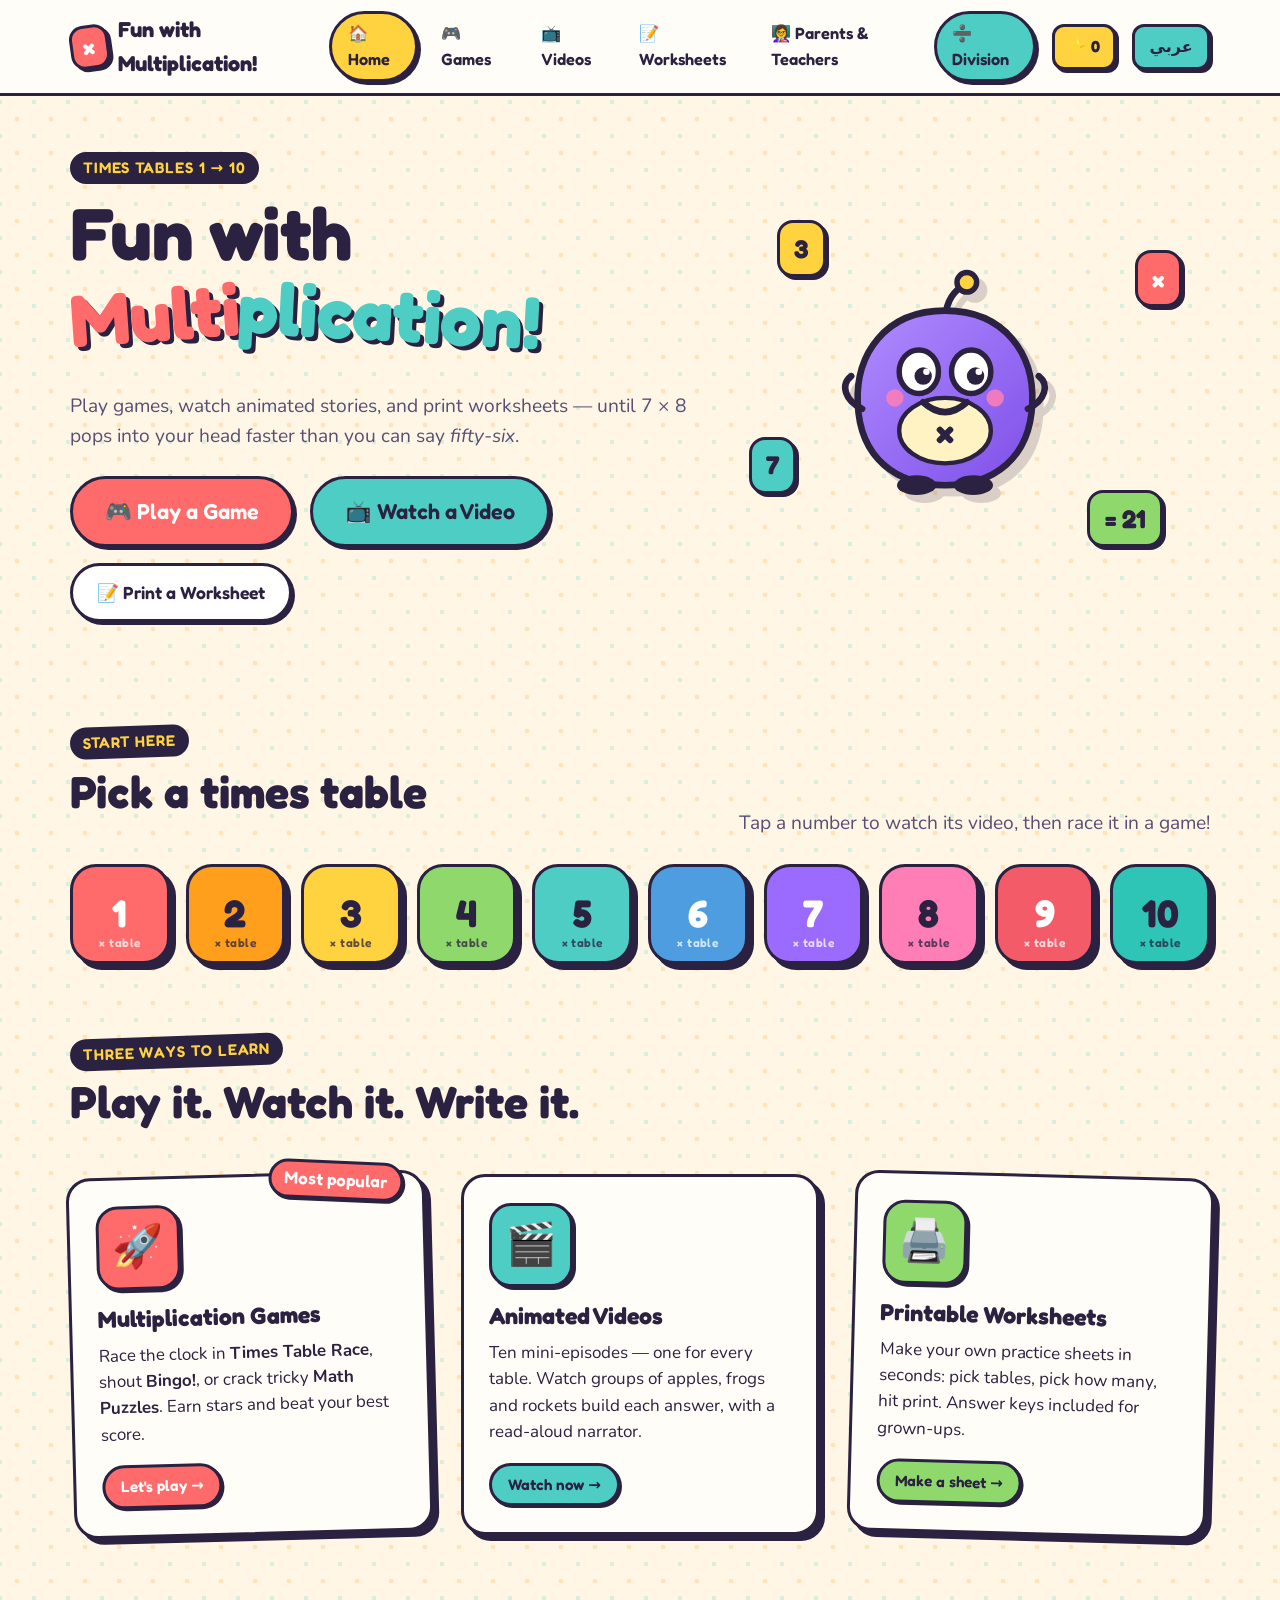
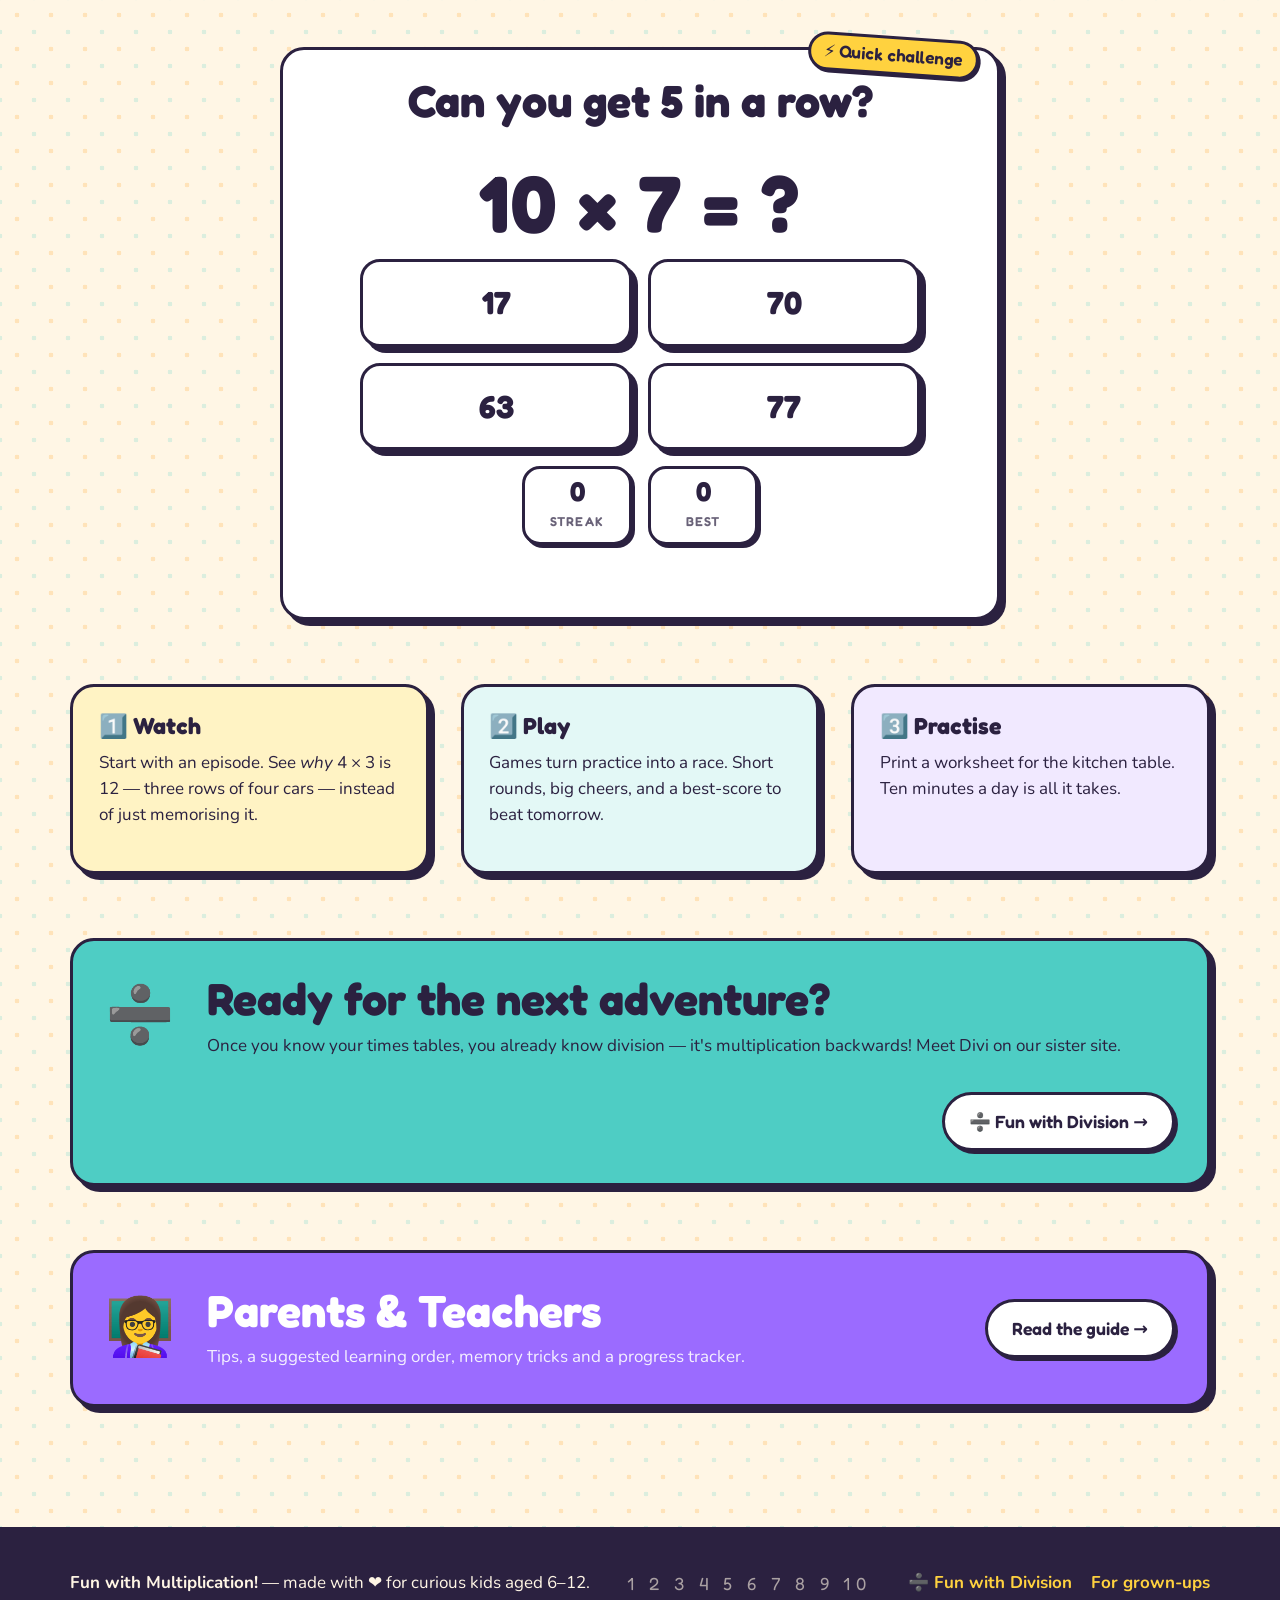
<file: index.html>
<!DOCTYPE html>
<html lang="en">
<head>
  <meta charset="UTF-8">
  <meta name="viewport" content="width=device-width, initial-scale=1.0">
  <title data-i18n="title.home">Fun with Multiplication! — Learn your times tables 1 to 10</title>
  <meta name="description" content="A colourful, playful website for kids aged 6–12 to learn multiplication tables 1 to 10 with games, animated videos and printable worksheets.">
  <link rel="preconnect" href="https://fonts.googleapis.com">
  <link rel="preconnect" href="https://fonts.gstatic.com" crossorigin>
  <link href="https://fonts.googleapis.com/css2?family=Fredoka:wght@400;500;600;700&family=Nunito:wght@400;600;700;800&family=Baloo+Bhaijaan+2:wght@400;500;600;700&family=Cairo:wght@400;600;700;800&display=swap" rel="stylesheet">
  <link rel="stylesheet" href="css/style.css">
  <link rel="icon" href="data:image/svg+xml,%3Csvg xmlns='http://www.w3.org/2000/svg' viewBox='0 0 100 100'%3E%3Crect width='100' height='100' rx='24' fill='%23FF6B6B'/%3E%3Ctext x='50' y='72' font-size='64' text-anchor='middle' fill='white' font-family='sans-serif' font-weight='bold'%3E×%3C/text%3E%3C/svg%3E">
  <link rel="manifest" href="/manifest.json">
  <meta name="theme-color" content="#FF6B6B">
  <link rel="apple-touch-icon" href="/icons/apple-touch-icon.png">
  <meta name="mobile-web-app-capable" content="yes">
  <meta name="apple-mobile-web-app-capable" content="yes">
  <meta name="apple-mobile-web-app-status-bar-style" content="default">
  <meta name="apple-mobile-web-app-title" content="Fun with Math">
  <script src="js/i18n.js"></script>
</head>
<body>

  <header class="nav">
    <div class="nav-inner">
      <a class="brand" href="index.html"><span class="brand-badge">×</span> <span data-i18n="brand">Fun with Multiplication!</span></a>
      <ul class="nav-links">
        <li><a href="index.html" data-i18n="nav.home">🏠 Home</a></li>
        <li><a href="games.html" data-i18n="nav.games">🎮 Games</a></li>
        <li><a href="videos.html" data-i18n="nav.videos">📺 Videos</a></li>
        <li><a href="worksheets.html" data-i18n="nav.worksheets">📝 Worksheets</a></li>
        <li><a href="parents.html" data-i18n="nav.parents">👩‍🏫 Parents &amp; Teachers</a></li>
        <li><a class="sister-link" data-sister href="division/index.html" data-i18n="nav.sister">➗ Division</a></li>
      </ul>
      <button class="lang-toggle" type="button" data-lang-toggle title="العربية / English">عربي</button>
      <button class="nav-toggle" aria-label="Open menu" data-i18n-label="nav.menu" aria-expanded="false">☰</button>
    </div>
  </header>

  <main>
    <!-- ================= HERO ================= -->
    <section class="hero">
      <div class="wrap hero-grid">
        <div>
          <span class="eyebrow reveal" style="--d:.05s" data-i18n="hero.eyebrow" id="hero-eyebrow">Times tables 1 → 10</span>
          <h1 class="reveal" style="--d:.15s" data-i18n-html="hero.h1">Fun with <span style="white-space:nowrap"><span class="wobble">Multi</span><span class="swing">plication!</span></span></h1>
          <p class="lead reveal" style="--d:.3s" data-i18n-html="hero.lead">Play games, watch animated stories, and print worksheets — until 7 × 8 pops into your head faster than you can say <em>fifty-six</em>.</p>
          <div class="hero-actions reveal" style="--d:.45s">
            <a class="btn btn-coral btn-lg" href="games.html" data-i18n="hero.play">🎮 Play a Game</a>
            <a class="btn btn-sky btn-lg" href="videos.html" data-i18n="hero.watch">📺 Watch a Video</a>
            <a class="btn btn-white" href="worksheets.html" data-i18n="hero.print">📝 Print a Worksheet</a>
          </div>
        </div>
        <div class="hero-art reveal" style="--d:.2s">
          <div data-mascot="floaty-mascot"></div>
          <span class="float-chip" style="top:6%; left:8%; background:var(--sun); --r:-8deg; animation-delay:0s">3</span>
          <span class="float-chip" style="top:14%; right:6%; background:var(--coral); color:#fff; --r:6deg; animation-delay:.6s">×</span>
          <span class="float-chip" style="bottom:22%; left:2%; background:var(--sky); --r:4deg; animation-delay:1.2s">7</span>
          <span class="float-chip" style="bottom:8%; right:10%; background:var(--lime); --r:-5deg; animation-delay:1.8s">= 21</span>
        </div>
      </div>
    </section>

    <!-- ================= PICK A TABLE ================= -->
    <section class="section" id="tables">
      <div class="wrap">
        <div class="section-head">
          <div>
            <span class="eyebrow" data-i18n="pick.eyebrow">Start here</span>
            <h2 data-i18n="pick.h2">Pick a times table</h2>
          </div>
          <p class="lead" style="margin:0" data-i18n="pick.lead">Tap a number to watch its video, then race it in a game!</p>
        </div>
        <div class="table-picker">
          <a class="table-chip" href="videos.html#table-1">1<small data-i18n="pick.chip">× table</small></a>
          <a class="table-chip" href="videos.html#table-2">2<small data-i18n="pick.chip">× table</small></a>
          <a class="table-chip" href="videos.html#table-3">3<small data-i18n="pick.chip">× table</small></a>
          <a class="table-chip" href="videos.html#table-4">4<small data-i18n="pick.chip">× table</small></a>
          <a class="table-chip" href="videos.html#table-5">5<small data-i18n="pick.chip">× table</small></a>
          <a class="table-chip" href="videos.html#table-6">6<small data-i18n="pick.chip">× table</small></a>
          <a class="table-chip" href="videos.html#table-7">7<small data-i18n="pick.chip">× table</small></a>
          <a class="table-chip" href="videos.html#table-8">8<small data-i18n="pick.chip">× table</small></a>
          <a class="table-chip" href="videos.html#table-9">9<small data-i18n="pick.chip">× table</small></a>
          <a class="table-chip" href="videos.html#table-10">10<small data-i18n="pick.chip">× table</small></a>
        </div>
      </div>
    </section>

    <!-- ================= THREE WAYS TO LEARN ================= -->
    <section class="section" style="padding-top:1rem">
      <div class="wrap">
        <div class="section-head">
          <div>
            <span class="eyebrow" data-i18n="ways.eyebrow">Three ways to learn</span>
            <h2 data-i18n="ways.h2">Play it. Watch it. Write it.</h2>
          </div>
        </div>
        <div class="grid-3">
          <a class="sticker sticker-link tilt-l" href="games.html">
            <span class="tag" data-i18n="ways.popular">Most popular</span>
            <div class="card-icon" style="background:var(--coral)">🚀</div>
            <h3 data-i18n="ways.games.h3">Multiplication Games</h3>
            <p data-i18n-html="ways.games.p">Race the clock in <b>Times Table Race</b>, shout <b>Bingo!</b>, or crack tricky <b>Math Puzzles</b>. Earn stars and beat your best score.</p>
            <span class="btn btn-sm btn-coral" data-i18n="ways.games.btn">Let's play →</span>
          </a>
          <a class="sticker sticker-link" href="videos.html">
            <div class="card-icon" style="background:var(--sky)">🎬</div>
            <h3 data-i18n="ways.videos.h3">Animated Videos</h3>
            <p data-i18n="ways.videos.p">Ten mini-episodes — one for every table. Watch groups of apples, frogs and rockets build each answer, with a read-aloud narrator.</p>
            <span class="btn btn-sm btn-sky" data-i18n="ways.videos.btn">Watch now →</span>
          </a>
          <a class="sticker sticker-link tilt-r" href="worksheets.html">
            <div class="card-icon" style="background:var(--lime)">🖨️</div>
            <h3 data-i18n="ways.ws.h3">Printable Worksheets</h3>
            <p data-i18n="ways.ws.p">Make your own practice sheets in seconds: pick tables, pick how many, hit print. Answer keys included for grown-ups.</p>
            <span class="btn btn-sm btn-lime" data-i18n="ways.ws.btn">Make a sheet →</span>
          </a>
        </div>
      </div>
    </section>

    <!-- ================= QUICK CHALLENGE ================= -->
    <section class="section">
      <div class="wrap">
        <div class="sticker" style="max-width:720px; margin:0 auto; background:#fff">
          <span class="tag" style="background:var(--sun); color:var(--ink)" data-i18n="qc.tag">⚡ Quick challenge</span>
          <h2 style="text-align:center" data-i18n="qc.h2">Can you get 5 in a row?</h2>
          <div class="question-big" id="qc-question">3 × 4 = ?</div>
          <div class="options" id="qc-options"></div>
          <div class="stat-row">
            <div class="stat"><b id="qc-streak">0</b><span data-i18n="stat.streak">streak</span></div>
            <div class="stat"><b id="qc-best">0</b><span data-i18n="stat.best">best</span></div>
          </div>
          <p id="qc-msg" style="text-align:center; font-family:var(--display); font-size:1.2rem; min-height:1.6em; margin:0"></p>
        </div>
      </div>
    </section>

    <!-- ================= HOW IT WORKS ================= -->
    <section class="section" style="padding-top:.5rem">
      <div class="wrap">
        <div class="grid-3">
          <div class="sticker" style="background:#FFF3C4">
            <h3 data-i18n="how.watch.h3">1️⃣ Watch</h3>
            <p data-i18n-html="how.watch.p">Start with an episode. See <em>why</em> 4 × 3 is 12 — three rows of four cars — instead of just memorising it.</p>
          </div>
          <div class="sticker" style="background:#E3F8F6">
            <h3 data-i18n="how.play.h3">2️⃣ Play</h3>
            <p data-i18n="how.play.p">Games turn practice into a race. Short rounds, big cheers, and a best-score to beat tomorrow.</p>
          </div>
          <div class="sticker" style="background:#F1E9FF">
            <h3 data-i18n="how.practise.h3">3️⃣ Practise</h3>
            <p data-i18n="how.practise.p">Print a worksheet for the kitchen table. Ten minutes a day is all it takes.</p>
          </div>
        </div>
      </div>
    </section>

    <!-- ================= SISTER SITE ================= -->
    <section class="section" style="padding-top:.5rem">
      <div class="wrap">
        <div class="banner sister">
          <div style="font-size:3.5rem">➗</div>
          <div>
            <h2 style="margin-bottom:.2em" data-i18n="sister.h2">Ready for the next adventure?</h2>
            <p style="margin:0" data-i18n="sister.p">Once you know your times tables, you already know division — it's multiplication backwards! Meet Divi on our sister site.</p>
          </div>
          <a class="btn btn-white" data-sister href="division/index.html" data-i18n="sister.btn">➗ Fun with Division →</a>
        </div>
      </div>
    </section>

    <!-- ================= PARENTS BANNER ================= -->
    <section class="section" style="padding-top:.5rem">
      <div class="wrap">
        <div class="banner">
          <div style="font-size:3.5rem">👩‍🏫</div>
          <div>
            <h2 style="margin-bottom:.2em" data-i18n="banner.h2">Parents &amp; Teachers</h2>
            <p style="margin:0; opacity:.9" data-i18n="banner.p">Tips, a suggested learning order, memory tricks and a progress tracker.</p>
          </div>
          <a class="btn btn-white" href="parents.html" data-i18n="banner.btn">Read the guide →</a>
        </div>
      </div>
    </section>
  </main>

  <footer class="footer">
    <div class="wrap footer-inner">
      <div data-i18n-html="footer.made"><b>Fun with Multiplication!</b> — made with ❤️ for curious kids aged 6–12.</div>
      <div class="nums">1 2 3 4 5 6 7 8 9 10</div>
      <div style="display:flex; gap:1.2rem; flex-wrap:wrap"><a data-sister href="division/index.html" data-i18n="footer.sister">➗ Fun with Division</a><a href="parents.html" data-i18n="footer.grownups">For grown-ups</a></div>
    </div>
  </footer>

  <script src="js/main.js"></script>
  <script src="js/home.js"></script>
</body>
</html>
</file>
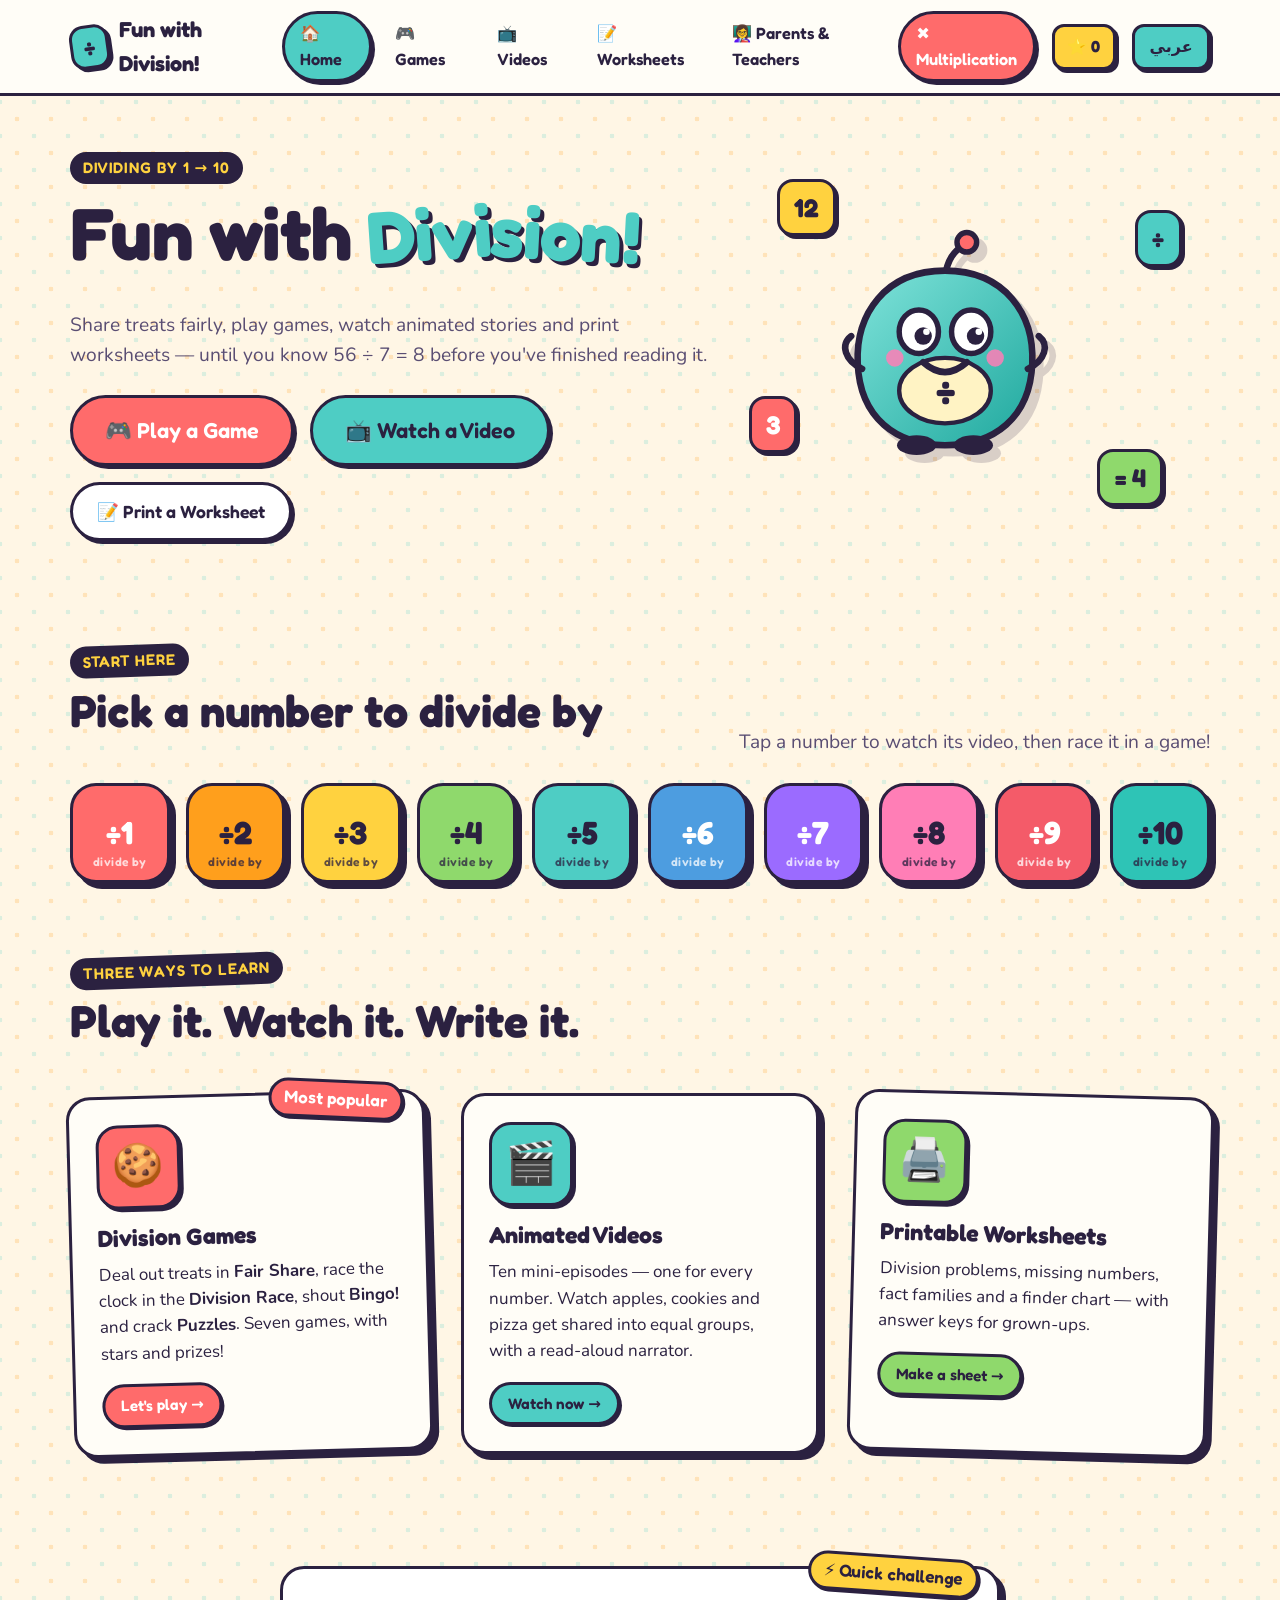
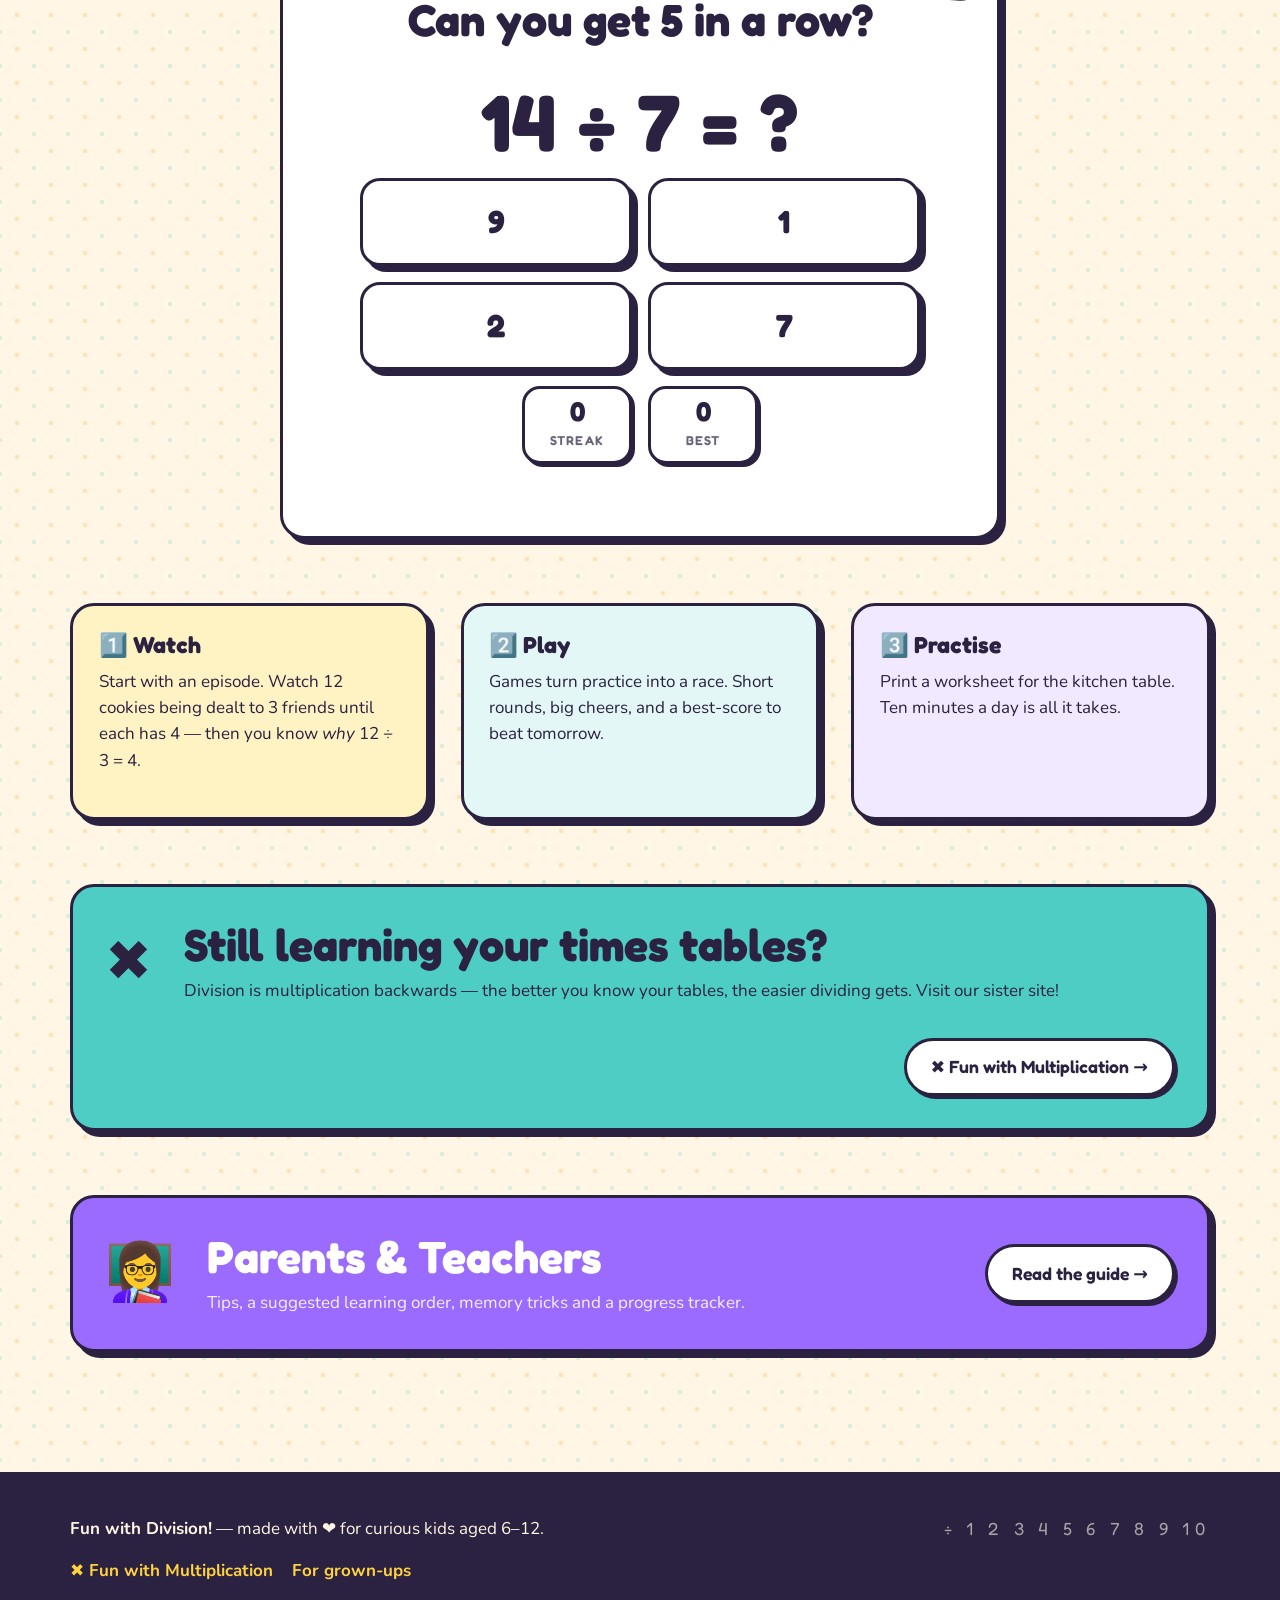
<file: division/index.html>
<!DOCTYPE html>
<html lang="en">
<head>
  <meta charset="UTF-8">
  <meta name="viewport" content="width=device-width, initial-scale=1.0">
  <title data-i18n="title.home">Fun with Division! — Learn to divide by 1 to 10</title>
  <meta name="description" content="A colourful, playful website for kids aged 6–12 to learn division facts (dividing by 1 to 10) with sharing games, animated videos and printable worksheets.">
  <link rel="preconnect" href="https://fonts.googleapis.com">
  <link rel="preconnect" href="https://fonts.gstatic.com" crossorigin>
  <link href="https://fonts.googleapis.com/css2?family=Fredoka:wght@400;500;600;700&family=Nunito:wght@400;600;700;800&family=Baloo+Bhaijaan+2:wght@400;500;600;700&family=Cairo:wght@400;600;700;800&display=swap" rel="stylesheet">
  <link rel="stylesheet" href="css/style.css">
  <link rel="icon" href="data:image/svg+xml,%3Csvg xmlns='http://www.w3.org/2000/svg' viewBox='0 0 100 100'%3E%3Crect width='100' height='100' rx='24' fill='%234ECDC4'/%3E%3Ctext x='50' y='74' font-size='70' text-anchor='middle' fill='%232B2140' font-family='sans-serif' font-weight='bold'%3E÷%3C/text%3E%3C/svg%3E">
  <link rel="manifest" href="/manifest.json">
  <meta name="theme-color" content="#4ECDC4">
  <link rel="apple-touch-icon" href="/icons/apple-touch-icon.png">
  <meta name="mobile-web-app-capable" content="yes">
  <meta name="apple-mobile-web-app-capable" content="yes">
  <meta name="apple-mobile-web-app-status-bar-style" content="default">
  <meta name="apple-mobile-web-app-title" content="Fun with Math">
  <script src="js/i18n.js"></script>
</head>
<body>

  <header class="nav">
    <div class="nav-inner">
      <a class="brand" href="index.html"><span class="brand-badge">÷</span> <span data-i18n="brand">Fun with Division!</span></a>
      <ul class="nav-links">
        <li><a href="index.html" data-i18n="nav.home">🏠 Home</a></li>
        <li><a href="games.html" data-i18n="nav.games">🎮 Games</a></li>
        <li><a href="videos.html" data-i18n="nav.videos">📺 Videos</a></li>
        <li><a href="worksheets.html" data-i18n="nav.worksheets">📝 Worksheets</a></li>
        <li><a href="parents.html" data-i18n="nav.parents">👩‍🏫 Parents &amp; Teachers</a></li>
        <li><a class="sister-link" data-sister href="../index.html" data-i18n="nav.sister">✖️ Multiplication</a></li>
      </ul>
      <button class="lang-toggle" type="button" data-lang-toggle title="العربية / English">عربي</button>
      <button class="nav-toggle" aria-label="Open menu" data-i18n-label="nav.menu" aria-expanded="false">☰</button>
    </div>
  </header>

  <main>
    <!-- ================= HERO ================= -->
    <section class="hero">
      <div class="wrap hero-grid">
        <div>
          <span class="eyebrow reveal" style="--d:.05s" data-i18n="hero.eyebrow" id="hero-eyebrow">Dividing by 1 → 10</span>
          <h1 class="reveal" style="--d:.15s" data-i18n-html="hero.h1">Fun with <span style="white-space:nowrap"><span class="wobble">Divi</span><span class="swing">sion!</span></span></h1>
          <p class="lead reveal" style="--d:.3s" data-i18n-html="hero.lead">Share treats fairly, play games, watch animated stories and print worksheets — until you know 56 ÷ 7 = 8 before you've finished reading it.</p>
          <div class="hero-actions reveal" style="--d:.45s">
            <a class="btn btn-coral btn-lg" href="games.html" data-i18n="hero.play">🎮 Play a Game</a>
            <a class="btn btn-sky btn-lg" href="videos.html" data-i18n="hero.watch">📺 Watch a Video</a>
            <a class="btn btn-white" href="worksheets.html" data-i18n="hero.print">📝 Print a Worksheet</a>
          </div>
        </div>
        <div class="hero-art reveal" style="--d:.2s">
          <div data-mascot="floaty-mascot"></div>
          <span class="float-chip" style="top:6%; left:8%; background:var(--sun); --r:-8deg; animation-delay:0s">12</span>
          <span class="float-chip" style="top:14%; right:6%; background:var(--sky); --r:6deg; animation-delay:.6s">÷</span>
          <span class="float-chip" style="bottom:22%; left:2%; background:var(--coral); color:#fff; --r:4deg; animation-delay:1.2s">3</span>
          <span class="float-chip" style="bottom:8%; right:10%; background:var(--lime); --r:-5deg; animation-delay:1.8s">= 4</span>
        </div>
      </div>
    </section>

    <!-- ================= PICK A NUMBER ================= -->
    <section class="section" id="tables">
      <div class="wrap">
        <div class="section-head">
          <div>
            <span class="eyebrow" data-i18n="pick.eyebrow">Start here</span>
            <h2 data-i18n="pick.h2">Pick a number to divide by</h2>
          </div>
          <p class="lead" style="margin:0" data-i18n="pick.lead">Tap a number to watch its video, then race it in a game!</p>
        </div>
        <div class="table-picker">
          <a class="table-chip" href="videos.html#table-1">÷1<small data-i18n="pick.chip">divide by</small></a>
          <a class="table-chip" href="videos.html#table-2">÷2<small data-i18n="pick.chip">divide by</small></a>
          <a class="table-chip" href="videos.html#table-3">÷3<small data-i18n="pick.chip">divide by</small></a>
          <a class="table-chip" href="videos.html#table-4">÷4<small data-i18n="pick.chip">divide by</small></a>
          <a class="table-chip" href="videos.html#table-5">÷5<small data-i18n="pick.chip">divide by</small></a>
          <a class="table-chip" href="videos.html#table-6">÷6<small data-i18n="pick.chip">divide by</small></a>
          <a class="table-chip" href="videos.html#table-7">÷7<small data-i18n="pick.chip">divide by</small></a>
          <a class="table-chip" href="videos.html#table-8">÷8<small data-i18n="pick.chip">divide by</small></a>
          <a class="table-chip" href="videos.html#table-9">÷9<small data-i18n="pick.chip">divide by</small></a>
          <a class="table-chip" href="videos.html#table-10">÷10<small data-i18n="pick.chip">divide by</small></a>
        </div>
      </div>
    </section>

    <!-- ================= THREE WAYS TO LEARN ================= -->
    <section class="section" style="padding-top:1rem">
      <div class="wrap">
        <div class="section-head">
          <div>
            <span class="eyebrow" data-i18n="ways.eyebrow">Three ways to learn</span>
            <h2 data-i18n="ways.h2">Play it. Watch it. Write it.</h2>
          </div>
        </div>
        <div class="grid-3">
          <a class="sticker sticker-link tilt-l" href="games.html">
            <span class="tag" data-i18n="ways.popular">Most popular</span>
            <div class="card-icon" style="background:var(--coral)">🍪</div>
            <h3 data-i18n="ways.games.h3">Division Games</h3>
            <p data-i18n-html="ways.games.p">Deal out treats in <b>Fair Share</b>, race the clock in the <b>Division Race</b>, shout <b>Bingo!</b> and crack <b>Puzzles</b>. Seven games, with stars and prizes!</p>
            <span class="btn btn-sm btn-coral" data-i18n="ways.games.btn">Let's play →</span>
          </a>
          <a class="sticker sticker-link" href="videos.html">
            <div class="card-icon" style="background:var(--sky)">🎬</div>
            <h3 data-i18n="ways.videos.h3">Animated Videos</h3>
            <p data-i18n="ways.videos.p">Ten mini-episodes — one for every number. Watch apples, cookies and pizza get shared into equal groups, with a read-aloud narrator.</p>
            <span class="btn btn-sm btn-sky" data-i18n="ways.videos.btn">Watch now →</span>
          </a>
          <a class="sticker sticker-link tilt-r" href="worksheets.html">
            <div class="card-icon" style="background:var(--lime)">🖨️</div>
            <h3 data-i18n="ways.ws.h3">Printable Worksheets</h3>
            <p data-i18n="ways.ws.p">Division problems, missing numbers, fact families and a finder chart — with answer keys for grown-ups.</p>
            <span class="btn btn-sm btn-lime" data-i18n="ways.ws.btn">Make a sheet →</span>
          </a>
        </div>
      </div>
    </section>

    <!-- ================= QUICK CHALLENGE ================= -->
    <section class="section">
      <div class="wrap">
        <div class="sticker" style="max-width:720px; margin:0 auto; background:#fff">
          <span class="tag" style="background:var(--sun); color:var(--ink)" data-i18n="qc.tag">⚡ Quick challenge</span>
          <h2 style="text-align:center" data-i18n="qc.h2">Can you get 5 in a row?</h2>
          <div class="question-big" id="qc-question">12 ÷ 3 = ?</div>
          <div class="options" id="qc-options"></div>
          <div class="stat-row">
            <div class="stat"><b id="qc-streak">0</b><span data-i18n="stat.streak">streak</span></div>
            <div class="stat"><b id="qc-best">0</b><span data-i18n="stat.best">best</span></div>
          </div>
          <p id="qc-msg" style="text-align:center; font-family:var(--display); font-size:1.2rem; min-height:1.6em; margin:0"></p>
        </div>
      </div>
    </section>

    <!-- ================= HOW IT WORKS ================= -->
    <section class="section" style="padding-top:.5rem">
      <div class="wrap">
        <div class="grid-3">
          <div class="sticker" style="background:#FFF3C4">
            <h3 data-i18n="how.watch.h3">1️⃣ Watch</h3>
            <p data-i18n-html="how.watch.p">Start with an episode. Watch 12 cookies being dealt to 3 friends until each has 4 — then you know <em>why</em> 12 ÷ 3 = 4.</p>
          </div>
          <div class="sticker" style="background:#E3F8F6">
            <h3 data-i18n="how.play.h3">2️⃣ Play</h3>
            <p data-i18n="how.play.p">Games turn practice into a race. Short rounds, big cheers, and a best-score to beat tomorrow.</p>
          </div>
          <div class="sticker" style="background:#F1E9FF">
            <h3 data-i18n="how.practise.h3">3️⃣ Practise</h3>
            <p data-i18n="how.practise.p">Print a worksheet for the kitchen table. Ten minutes a day is all it takes.</p>
          </div>
        </div>
      </div>
    </section>

    <!-- ================= SISTER SITE ================= -->
    <section class="section" style="padding-top:.5rem">
      <div class="wrap">
        <div class="banner sister">
          <div style="font-size:3.5rem">✖️</div>
          <div>
            <h2 style="margin-bottom:.2em" data-i18n="sister.h2">Still learning your times tables?</h2>
            <p style="margin:0" data-i18n="sister.p">Division is multiplication backwards — the better you know your tables, the easier dividing gets. Visit our sister site!</p>
          </div>
          <a class="btn btn-white" data-sister href="../index.html" data-i18n="sister.btn">✖️ Fun with Multiplication →</a>
        </div>
      </div>
    </section>

    <!-- ================= PARENTS BANNER ================= -->
    <section class="section" style="padding-top:.5rem">
      <div class="wrap">
        <div class="banner">
          <div style="font-size:3.5rem">👩‍🏫</div>
          <div>
            <h2 style="margin-bottom:.2em" data-i18n="banner.h2">Parents &amp; Teachers</h2>
            <p style="margin:0; opacity:.9" data-i18n="banner.p">Tips, a suggested learning order, memory tricks and a progress tracker.</p>
          </div>
          <a class="btn btn-white" href="parents.html" data-i18n="banner.btn">Read the guide →</a>
        </div>
      </div>
    </section>
  </main>

  <footer class="footer">
    <div class="wrap footer-inner">
      <div data-i18n-html="footer.made"><b>Fun with Division!</b> — made with ❤️ for curious kids aged 6–12.</div>
      <div class="nums">÷ 1 2 3 4 5 6 7 8 9 10</div>
      <div style="display:flex; gap:1.2rem; flex-wrap:wrap"><a data-sister href="../index.html" data-i18n="footer.sister">✖️ Fun with Multiplication</a><a href="parents.html" data-i18n="footer.grownups">For grown-ups</a></div>
    </div>
  </footer>

  <script src="js/main.js"></script>
  <script src="js/home.js"></script>
</body>
</html>
</file>
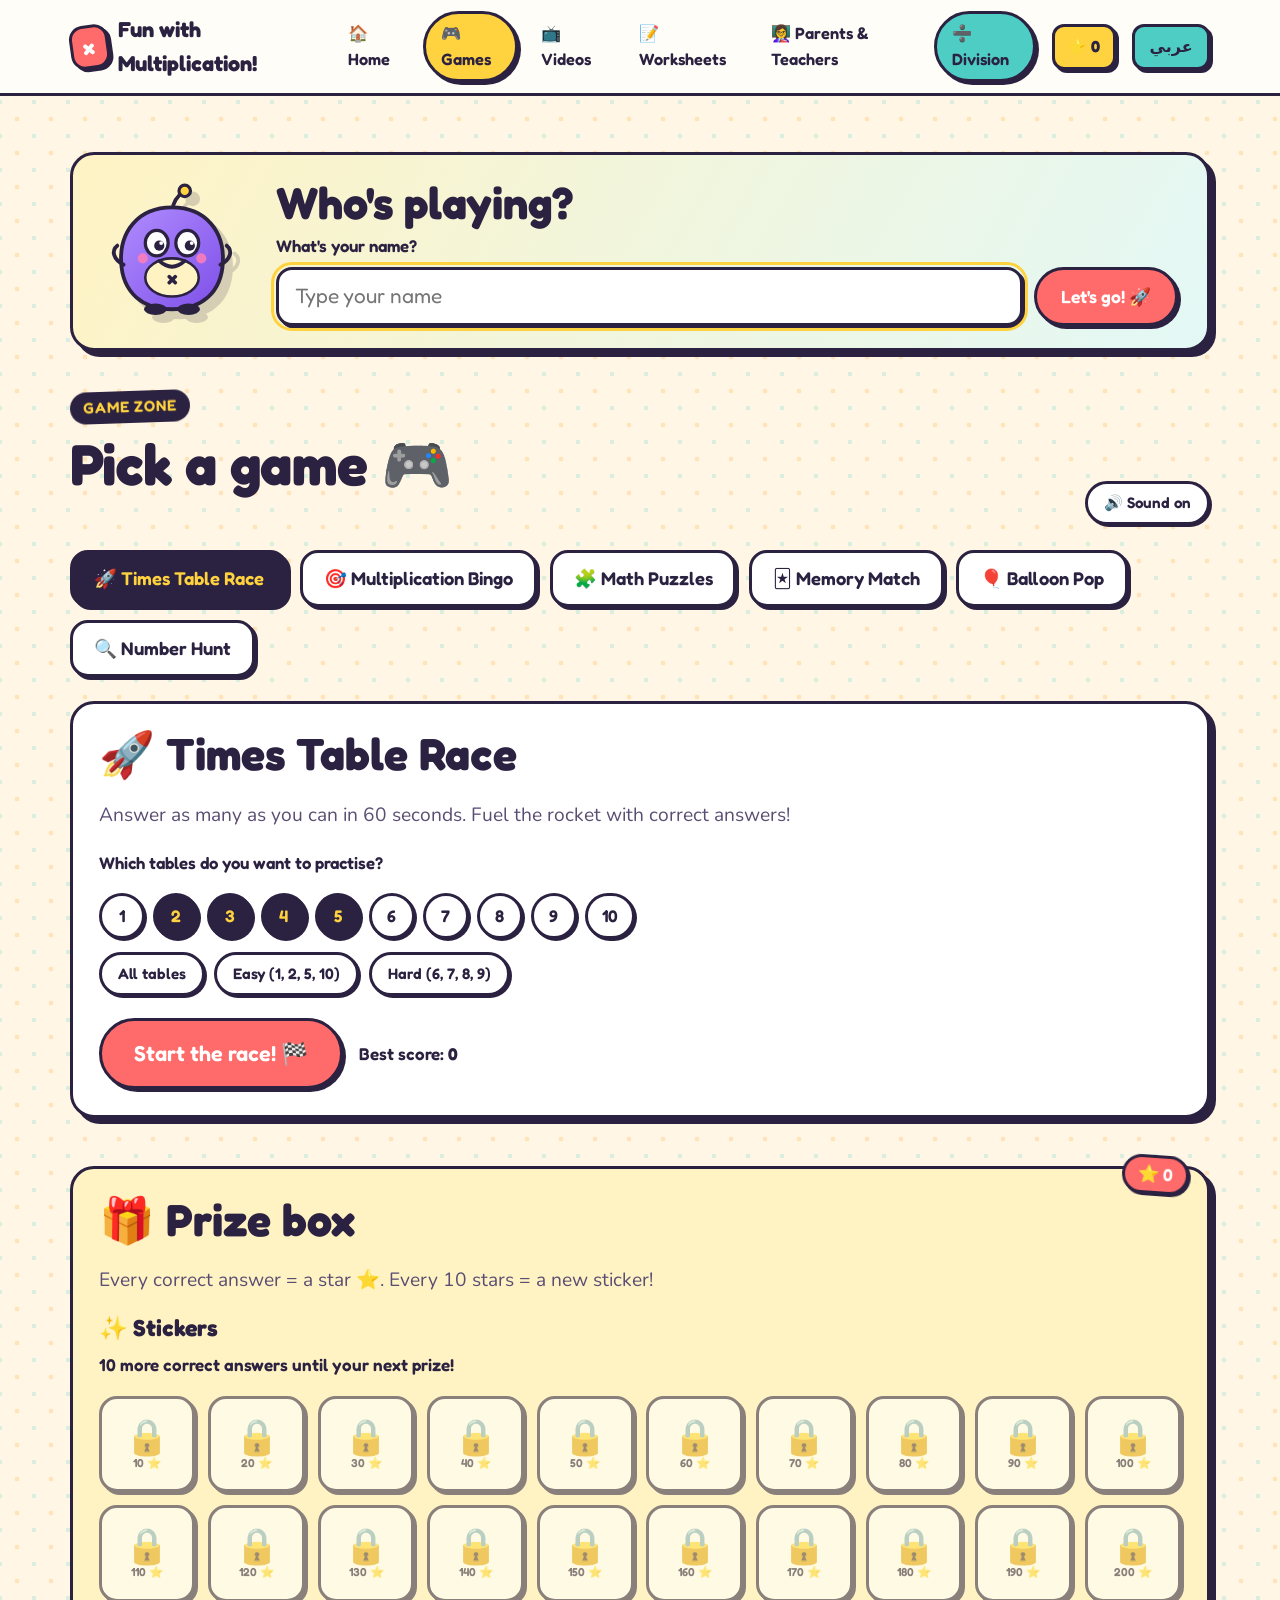
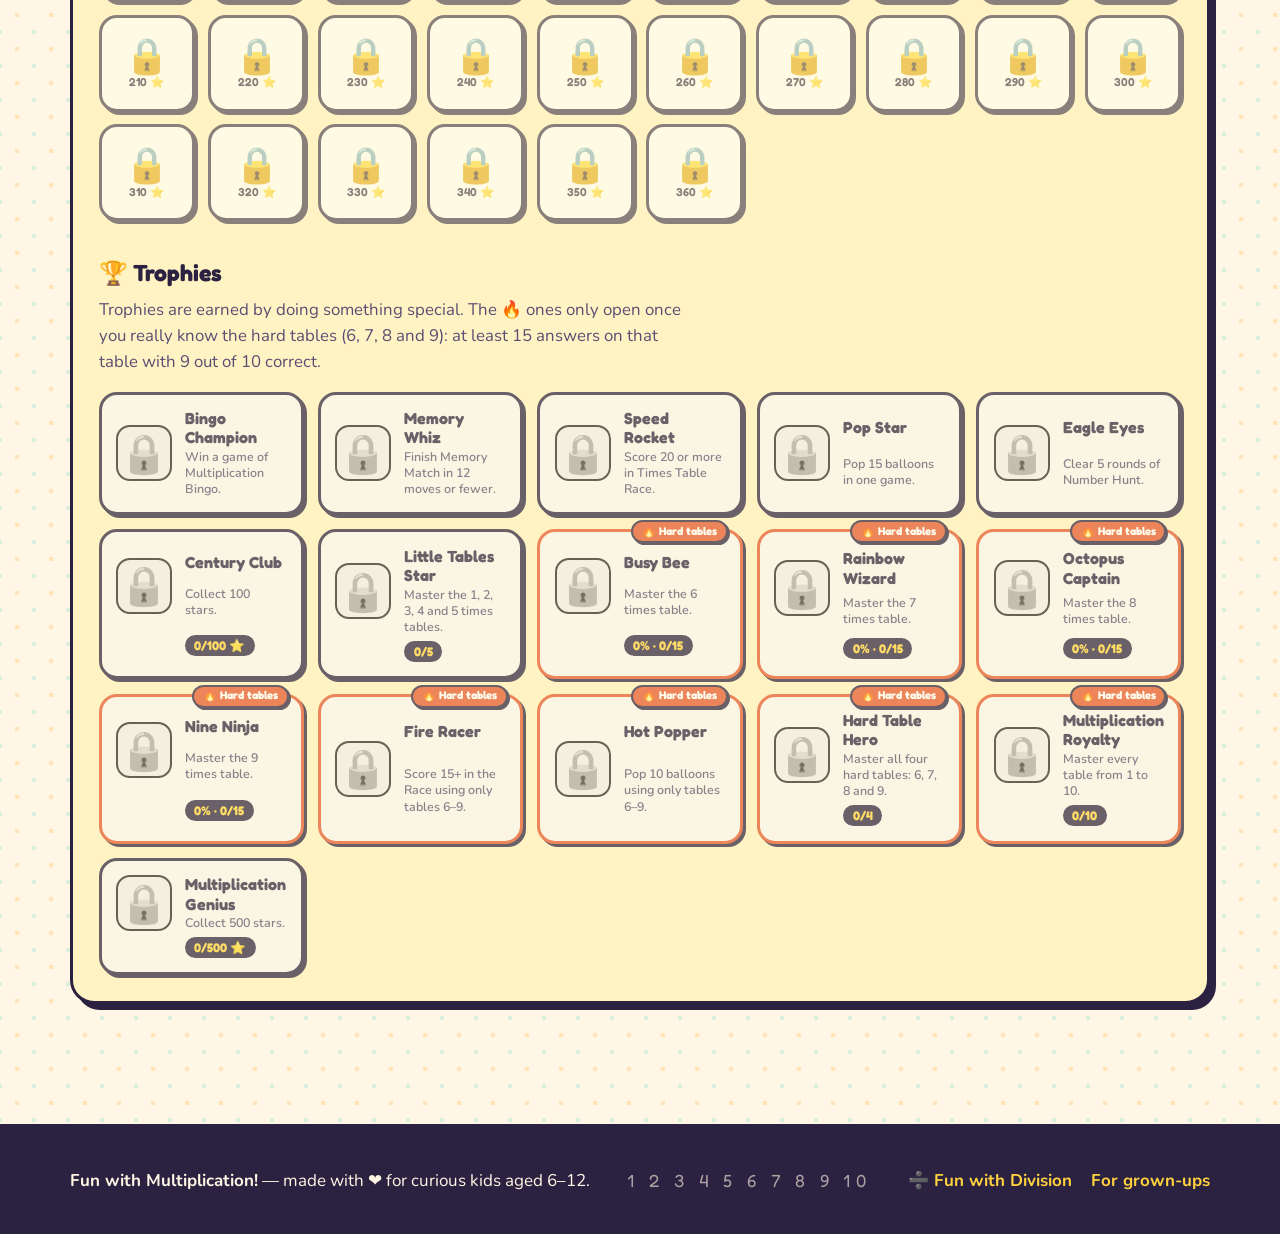
<file: games.html>
<!DOCTYPE html>
<html lang="en">
<head>
  <meta charset="UTF-8">
  <meta name="viewport" content="width=device-width, initial-scale=1.0">
  <title data-i18n="title.games">Multiplication Games — Fun with Multiplication!</title>
  <meta name="description" content="Six fun games to practise the 1 to 10 times tables: Times Table Race, Bingo, Math Puzzles, Memory Match, Balloon Pop and Number Hunt. Earn stars and sticker prizes!">
  <link rel="preconnect" href="https://fonts.googleapis.com">
  <link rel="preconnect" href="https://fonts.gstatic.com" crossorigin>
  <link href="https://fonts.googleapis.com/css2?family=Fredoka:wght@400;500;600;700&family=Nunito:wght@400;600;700;800&family=Baloo+Bhaijaan+2:wght@400;500;600;700&family=Cairo:wght@400;600;700;800&display=swap" rel="stylesheet">
  <link rel="stylesheet" href="css/style.css">
  <link rel="icon" href="data:image/svg+xml,%3Csvg xmlns='http://www.w3.org/2000/svg' viewBox='0 0 100 100'%3E%3Crect width='100' height='100' rx='24' fill='%23FF6B6B'/%3E%3Ctext x='50' y='72' font-size='64' text-anchor='middle' fill='white' font-family='sans-serif' font-weight='bold'%3E×%3C/text%3E%3C/svg%3E">
  <link rel="manifest" href="/manifest.json">
  <meta name="theme-color" content="#FF6B6B">
  <link rel="apple-touch-icon" href="/icons/apple-touch-icon.png">
  <meta name="mobile-web-app-capable" content="yes">
  <meta name="apple-mobile-web-app-capable" content="yes">
  <meta name="apple-mobile-web-app-status-bar-style" content="default">
  <meta name="apple-mobile-web-app-title" content="Multiplication">
  <script src="js/i18n.js"></script>
</head>
<body>

  <header class="nav">
    <div class="nav-inner">
      <a class="brand" href="index.html"><span class="brand-badge">×</span> <span data-i18n="brand">Fun with Multiplication!</span></a>
      <ul class="nav-links">
        <li><a href="index.html" data-i18n="nav.home">🏠 Home</a></li>
        <li><a href="games.html" data-i18n="nav.games">🎮 Games</a></li>
        <li><a href="videos.html" data-i18n="nav.videos">📺 Videos</a></li>
        <li><a href="worksheets.html" data-i18n="nav.worksheets">📝 Worksheets</a></li>
        <li><a href="parents.html" data-i18n="nav.parents">👩‍🏫 Parents &amp; Teachers</a></li>
        <li><a class="sister-link" data-sister href="https://fundivision.netlify.app/" data-i18n="nav.sister">➗ Division</a></li>
      </ul>
      <button class="lang-toggle" type="button" data-lang-toggle title="العربية / English">عربي</button>
      <button class="nav-toggle" aria-label="Open menu" data-i18n-label="nav.menu" aria-expanded="false">☰</button>
    </div>
  </header>

  <main class="section">
    <div class="wrap">

      <!-- ================= WHO'S PLAYING ================= -->
      <section class="who reveal" id="who">
        <div class="who-mascot" data-mascot="who-mascot-svg"></div>
        <form class="who-ask" data-name-form id="who-ask">
          <h2 data-i18n="who.h2">Who's playing?</h2>
          <label for="who-name" class="field-label" data-i18n="name.q">What's your name?</label>
          <div class="who-row">
            <input type="text" id="who-name" maxlength="24" autocomplete="off" placeholder="Type your name" data-i18n-placeholder="name.ph">
            <button class="btn btn-coral" type="submit" data-i18n="name.go">Let's go! 🚀</button>
          </div>
        </form>
        <div class="who-hi" id="who-hi" hidden>
          <h2 id="who-hi-title">Hi!</h2>
          <div class="who-stats">
            <span class="stat"><b data-stars>⭐ 0</b><span data-i18n="stat.stars">stars</span></span>
            <span class="stat"><b>🎁 <span data-prize-count>0</span></b><span data-i18n="prize.box">Prize box</span></span>
          </div>
          <p class="who-next" data-stars-next></p>
          <button class="btn btn-sm btn-white" type="button" data-name-change data-i18n="name.change">Change name</button>
        </div>
      </section>

      <div class="section-head reveal" style="margin-top:2.5rem">
        <div>
          <span class="eyebrow" data-i18n="games.eyebrow">Game zone</span>
          <h1 style="font-size:clamp(2.2rem,5vw,3.6rem)" id="games-title" data-i18n="games.h1">Pick a game 🎮</h1>
        </div>
        <button class="btn btn-sm btn-white" data-sound-toggle>🔊 Sound on</button>
      </div>

      <div class="game-tabs reveal" style="--d:.1s" role="tablist">
        <button class="game-tab" role="tab" aria-selected="true" data-game="race" data-i18n="games.tab.race">🚀 Times Table Race</button>
        <button class="game-tab" role="tab" aria-selected="false" data-game="bingo" data-i18n="games.tab.bingo">🎯 Multiplication Bingo</button>
        <button class="game-tab" role="tab" aria-selected="false" data-game="puzzle" data-i18n="games.tab.puzzle">🧩 Math Puzzles</button>
        <button class="game-tab" role="tab" aria-selected="false" data-game="memory" data-i18n="games.tab.memory">🃏 Memory Match</button>
        <button class="game-tab" role="tab" aria-selected="false" data-game="balloon" data-i18n="games.tab.balloon">🎈 Balloon Pop</button>
        <button class="game-tab" role="tab" aria-selected="false" data-game="hunt" data-i18n="games.tab.hunt">🔍 Number Hunt</button>
      </div>

      <!-- ================= RACE ================= -->
      <section class="game-panel active sticker" id="game-race" style="background:#fff">
        <div id="race-setup">
          <h2 data-i18n="games.tab.race">🚀 Times Table Race</h2>
          <p class="lead" data-i18n="race.lead">Answer as many as you can in 60 seconds. Fuel the rocket with correct answers!</p>
          <p class="field-label" data-i18n="race.which">Which tables do you want to practise?</p>
          <div class="chip-row" id="race-tables"></div>
          <div style="display:flex; gap:.6rem; flex-wrap:wrap; margin:.8rem 0 1.4rem">
            <button class="btn btn-sm btn-white" data-preset="all" data-i18n="race.all">All tables</button>
            <button class="btn btn-sm btn-white" data-preset="easy" data-i18n="race.easy">Easy (1, 2, 5, 10)</button>
            <button class="btn btn-sm btn-white" data-preset="hard" data-i18n="race.hard">Hard (6, 7, 8, 9)</button>
          </div>
          <div style="display:flex; gap:1rem; align-items:center; flex-wrap:wrap">
            <button class="btn btn-coral btn-lg" id="race-start" data-i18n="race.start">Start the race! 🏁</button>
            <span style="font-family:var(--display); font-weight:600"><span data-i18n="race.best">Best score:</span> <b id="race-best-label">0</b></span>
          </div>
        </div>
        <div id="race-play" hidden>
          <div class="stat-row">
            <div class="stat"><b id="race-score">0</b><span data-i18n="stat.score">score</span></div>
            <div class="stat"><b id="race-time">60</b><span data-i18n="stat.seconds">seconds</span></div>
            <div class="stat"><b id="race-streak">0</b><span data-i18n="stat.streak">streak</span></div>
          </div>
          <div class="timer-bar"><div class="timer-fill" id="race-timer" style="width:100%"></div></div>
          <div class="track"><div class="track-fill" id="race-fill" style="width:0%"></div><div class="track-rocket" id="race-rocket" style="left:0%">🚀</div></div>
          <div class="question-big" id="race-q"></div>
          <div class="options" id="race-opts"></div>
          <p style="text-align:center; margin-top:1rem"><button class="btn btn-sm btn-white" id="race-quit" data-i18n="btn.stop">Stop</button></p>
        </div>
      </section>

      <!-- ================= BINGO ================= -->
      <section class="game-panel sticker" id="game-bingo" style="background:#fff">
        <div id="bingo-setup">
          <h2 data-i18n="games.tab.bingo">🎯 Multiplication Bingo</h2>
          <p class="lead" data-i18n="bingo.lead">Multi calls out a question. Find the answer on your card and tap it. Get five in a row to win!</p>
          <p class="field-label" data-i18n="bingo.level">Choose your level</p>
          <div class="chip-row" id="bingo-level">
            <button class="chip" aria-pressed="true" data-level="easy" data-i18n="bingo.easy">🌱 Easy — tables 1 to 5</button>
            <button class="chip" aria-pressed="false" data-level="mixed" data-i18n="bingo.mixed">🌼 Mixed — tables 1 to 10</button>
            <button class="chip" aria-pressed="false" data-level="hard" data-i18n="bingo.hard">🔥 Hard — tables 6 to 10</button>
          </div>
          <p style="margin-top:1rem"><button class="btn btn-grape btn-lg" id="bingo-start" data-i18n="bingo.start">Deal my card! 🃏</button></p>
        </div>
        <div id="bingo-play" hidden>
          <div class="caller" id="bingo-caller">6 × 7</div>
          <div class="bingo-grid" id="bingo-grid"></div>
          <div class="stat-row">
            <div class="stat"><b id="bingo-calls">0</b><span data-i18n="stat.calls">calls</span></div>
            <div class="stat"><b id="bingo-marked">0</b><span data-i18n="stat.marked">marked</span></div>
          </div>
          <div style="display:flex; justify-content:center; gap:.8rem; flex-wrap:wrap">
            <button class="btn btn-white" id="bingo-nope" data-i18n="bingo.nope">🙅 Not on my card</button>
            <button class="btn btn-sm btn-white" id="bingo-quit" data-i18n="bingo.new">New card</button>
          </div>
        </div>
      </section>

      <!-- ================= PUZZLES ================= -->
      <section class="game-panel sticker" id="game-puzzle" style="background:#fff">
        <div id="puzzle-setup">
          <h2 data-i18n="games.tab.puzzle">🧩 Math Puzzles</h2>
          <p class="lead" data-i18n="puzzle.lead">Missing numbers, true-or-false, and odd-one-out. You have three hearts — how far can you get?</p>
          <div style="display:flex; gap:1rem; align-items:center; flex-wrap:wrap">
            <button class="btn btn-sky btn-lg" id="puzzle-start" data-i18n="puzzle.start">Start puzzling! 🧠</button>
            <span style="font-family:var(--display); font-weight:600"><span data-i18n="puzzle.best">Best:</span> <b id="puzzle-best-label">0</b> <span data-i18n="puzzle.unit">puzzles</span></span>
          </div>
        </div>
        <div id="puzzle-play" hidden>
          <div class="stat-row">
            <div class="stat"><b id="puzzle-score">0</b><span data-i18n="stat.solved">solved</span></div>
            <div class="stat"><b class="hearts" id="puzzle-hearts">❤️❤️❤️</b><span data-i18n="stat.lives">lives</span></div>
          </div>
          <div style="text-align:center"><span class="puzzle-type" id="puzzle-type">Missing number</span></div>
          <div class="question-big" id="puzzle-q"></div>
          <div class="options" id="puzzle-opts"></div>
          <p style="text-align:center; margin-top:1rem"><button class="btn btn-sm btn-white" id="puzzle-quit" data-i18n="btn.stop">Stop</button></p>
        </div>
      </section>

      <!-- ================= MEMORY MATCH ================= -->
      <section class="game-panel sticker" id="game-memory" style="background:#fff">
        <div id="memory-setup">
          <h2 data-i18n="games.tab.memory">🃏 Memory Match</h2>
          <p class="lead" data-i18n="memory.lead">Flip two cards. Match each question with its answer!</p>
          <p class="field-label" data-i18n="bingo.level">Choose your level</p>
          <div class="chip-row" id="memory-level">
            <button class="chip" aria-pressed="true" data-level="easy" data-i18n="bingo.easy">🌱 Easy — tables 1 to 5</button>
            <button class="chip" aria-pressed="false" data-level="mixed" data-i18n="bingo.mixed">🌼 Mixed — tables 1 to 10</button>
            <button class="chip" aria-pressed="false" data-level="hard" data-i18n="bingo.hard">🔥 Hard — tables 6 to 10</button>
          </div>
          <div style="display:flex; gap:1rem; align-items:center; flex-wrap:wrap; margin-top:1rem">
            <button class="btn btn-lime btn-lg" id="memory-start" data-i18n="memory.start">Shuffle &amp; play! 🃏</button>
            <span style="font-family:var(--display); font-weight:600" id="memory-best-label"></span>
          </div>
        </div>
        <div id="memory-play" hidden>
          <div class="stat-row">
            <div class="stat"><b id="memory-moves">0</b><span data-i18n="stat.moves">moves</span></div>
            <div class="stat"><b id="memory-pairs">0 / 8</b><span data-i18n="stat.pairs">pairs</span></div>
          </div>
          <div class="memory-grid" id="memory-grid"></div>
          <p style="text-align:center; margin-top:1rem"><button class="btn btn-sm btn-white" id="memory-quit" data-i18n="btn.stop">Stop</button></p>
        </div>
      </section>

      <!-- ================= BALLOON POP ================= -->
      <section class="game-panel sticker" id="game-balloon" style="background:#fff">
        <div id="balloon-setup">
          <h2 data-i18n="games.tab.balloon">🎈 Balloon Pop</h2>
          <p class="lead" data-i18n="balloon.lead">Pop the balloon with the right answer before it floats away! Three misses and the game ends.</p>
          <p class="field-label" data-i18n="race.which">Which tables do you want to practise?</p>
          <div class="chip-row" id="balloon-tables"></div>
          <div style="display:flex; gap:1rem; align-items:center; flex-wrap:wrap; margin-top:1rem">
            <button class="btn btn-coral btn-lg" id="balloon-start" data-i18n="balloon.start">Start popping! 🎈</button>
            <span style="font-family:var(--display); font-weight:600"><span data-i18n="race.best">Best score:</span> <b id="balloon-best-label">0</b></span>
          </div>
        </div>
        <div id="balloon-play" hidden>
          <div class="stat-row">
            <div class="stat"><b id="balloon-score">0</b><span data-i18n="stat.popped">popped</span></div>
            <div class="stat"><b class="hearts" id="balloon-hearts">❤️❤️❤️</b><span data-i18n="stat.lives">lives</span></div>
          </div>
          <div class="question-big" id="balloon-q" style="padding:.4rem"></div>
          <div class="arena" id="balloon-arena"></div>
          <p style="text-align:center; margin-top:1rem"><button class="btn btn-sm btn-white" id="balloon-quit" data-i18n="btn.stop">Stop</button></p>
        </div>
      </section>

      <!-- ================= NUMBER HUNT ================= -->
      <section class="game-panel sticker" id="game-hunt" style="background:#fff">
        <div id="hunt-setup">
          <h2 data-i18n="games.tab.hunt">🔍 Number Hunt</h2>
          <p class="lead" data-i18n="hunt.lead">Find every tile that equals the target number. Tap them all before the time runs out!</p>
          <div style="display:flex; gap:1rem; align-items:center; flex-wrap:wrap">
            <button class="btn btn-grape btn-lg" id="hunt-start" data-i18n="hunt.start">Start the hunt! 🔍</button>
            <span style="font-family:var(--display); font-weight:600"><span data-i18n="race.best">Best score:</span> <b id="hunt-best-label">0</b></span>
          </div>
        </div>
        <div id="hunt-play" hidden>
          <div class="stat-row">
            <div class="stat"><b id="hunt-round">1</b><span data-i18n="stat.round">round</span></div>
            <div class="stat"><b id="hunt-found">0</b><span data-i18n="stat.found">found</span></div>
            <div class="stat"><b id="hunt-time">20</b><span data-i18n="stat.seconds">seconds</span></div>
          </div>
          <div class="timer-bar"><div class="timer-fill" id="hunt-timer" style="width:100%"></div></div>
          <div class="hunt-target"><span data-i18n="hunt.target">Find everything that makes</span> <b class="math" id="hunt-target">24</b></div>
          <div class="hunt-grid" id="hunt-grid"></div>
          <p style="text-align:center; margin-top:1rem"><button class="btn btn-sm btn-white" id="hunt-quit" data-i18n="btn.stop">Stop</button></p>
        </div>
      </section>

      <!-- ================= PRIZE BOX ================= -->
      <section class="sticker reveal" id="prizes" style="margin-top:3rem; background:#FFF3C4; --d:.2s">
        <span class="tag" data-stars>⭐ 0</span>
        <h2 data-i18n="prizes.h2">🎁 Prize box</h2>
        <p class="lead" data-i18n="prizes.lead">Every correct answer = a star ⭐. Every 10 stars = a new sticker!</p>
        <h3 style="margin-top:1.2rem" data-i18n="prizes.stickers.h3">✨ Stickers</h3>
        <p style="font-family:var(--display); font-weight:600" data-stars-next></p>
        <div class="prize-box" data-prize-box></div>

        <h3 style="margin-top:2.4rem" data-i18n="prizes.trophies.h3">🏆 Trophies</h3>
        <p class="lead" style="font-size:1.05rem" data-i18n="prizes.trophies.lead">Trophies are earned by doing something special. The 🔥 ones only open once you really know the hard tables (6, 7, 8 and 9): at least 15 answers on that table with 9 out of 10 correct.</p>
        <div class="badge-box" data-badge-box></div>
      </section>
    </div>
  </main>

  <!-- Result modal -->
  <div class="modal-back" id="modal">
    <div class="modal">
      <div class="big-emoji" id="modal-emoji">🎉</div>
      <h2 id="modal-title">Great job!</h2>
      <p id="modal-body" style="font-size:1.15rem"></p>
      <div style="display:flex; gap:.8rem; justify-content:center; flex-wrap:wrap">
        <button class="btn btn-coral" id="modal-again" data-i18n="modal.again">Play again</button>
        <button class="btn btn-white" id="modal-close" data-i18n="modal.close">Back to games</button>
      </div>
    </div>
  </div>

  <footer class="footer">
    <div class="wrap footer-inner">
      <div data-i18n-html="footer.made"><b>Fun with Multiplication!</b> — made with ❤️ for curious kids aged 6–12.</div>
      <div class="nums">1 2 3 4 5 6 7 8 9 10</div>
      <div style="display:flex; gap:1.2rem; flex-wrap:wrap"><a data-sister href="https://fundivision.netlify.app/" data-i18n="footer.sister">➗ Fun with Division</a><a href="parents.html" data-i18n="footer.grownups">For grown-ups</a></div>
    </div>
  </footer>

  <script src="js/main.js"></script>
  <script src="js/games.js"></script>
  <script src="js/games-more.js"></script>
</body>
</html>
</file>
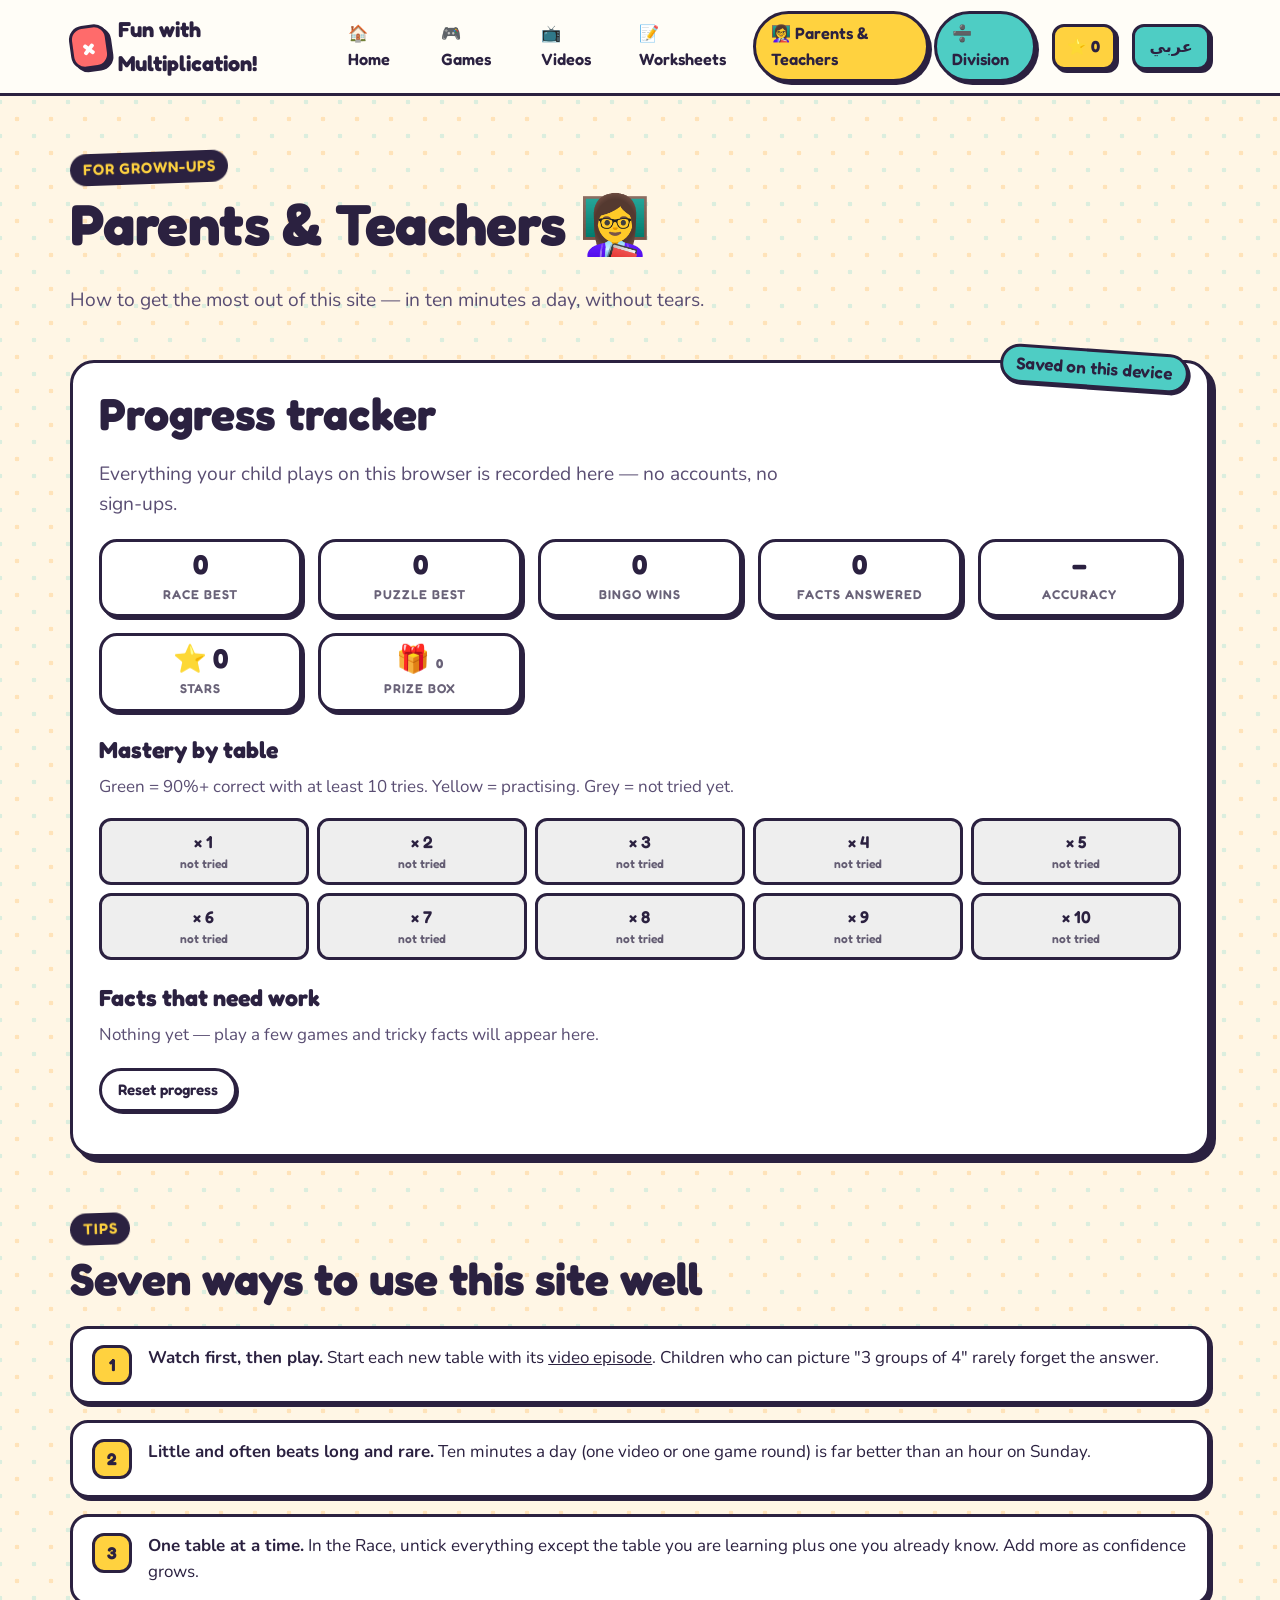
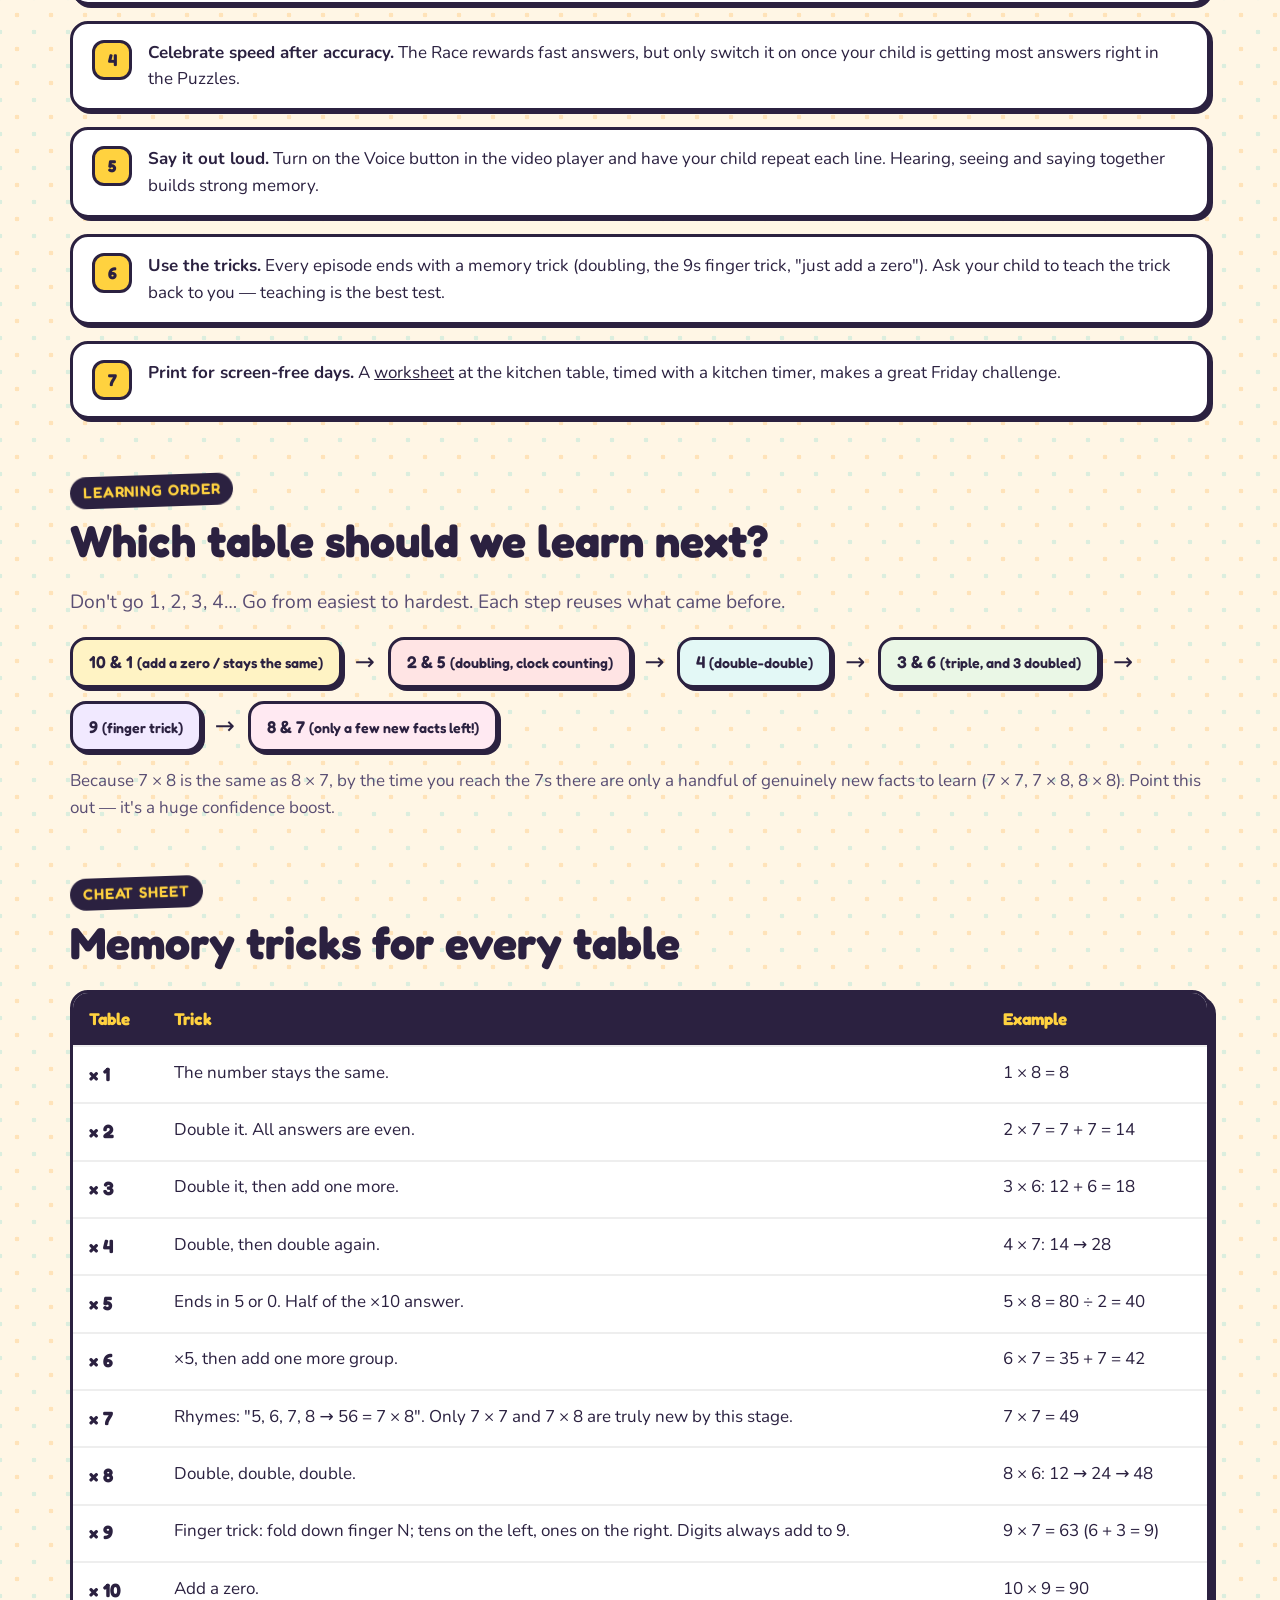
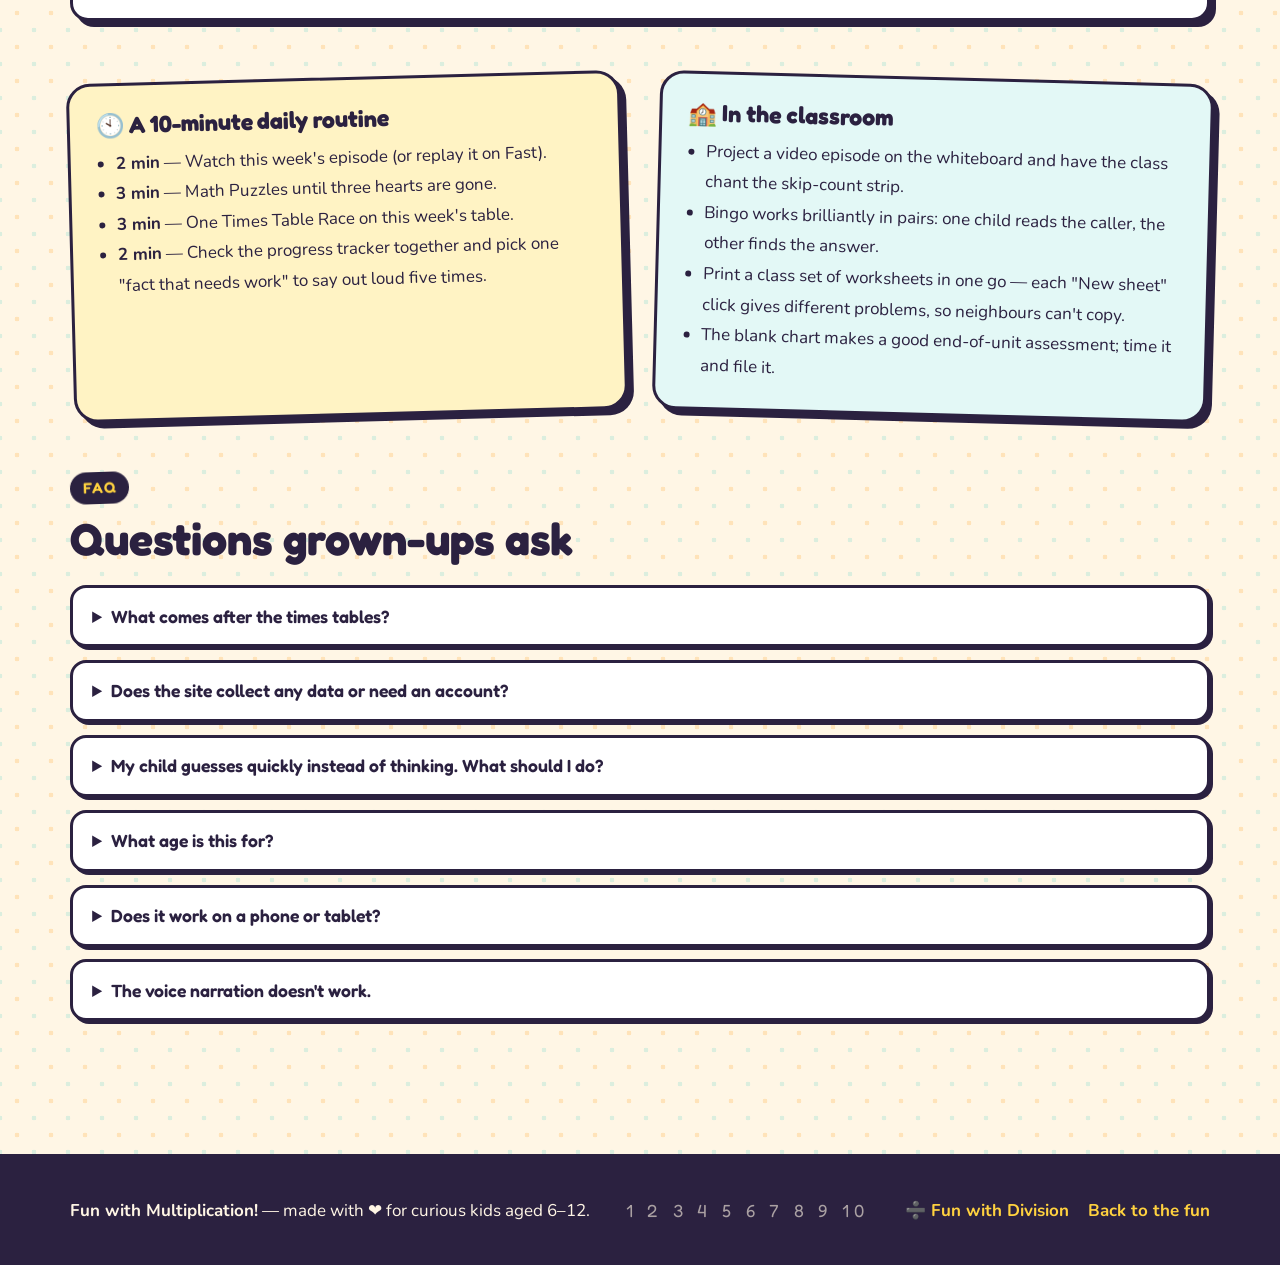
<file: parents.html>
<!DOCTYPE html>
<html lang="en">
<head>
  <meta charset="UTF-8">
  <meta name="viewport" content="width=device-width, initial-scale=1.0">
  <title data-i18n="title.parents">Parents &amp; Teachers — Fun with Multiplication!</title>
  <meta name="description" content="Tips for parents and teachers: a suggested learning order, memory tricks, a 10-minute daily routine and a progress tracker for the 1 to 10 times tables.">
  <link rel="preconnect" href="https://fonts.googleapis.com">
  <link rel="preconnect" href="https://fonts.gstatic.com" crossorigin>
  <link href="https://fonts.googleapis.com/css2?family=Fredoka:wght@400;500;600;700&family=Nunito:wght@400;600;700;800&family=Baloo+Bhaijaan+2:wght@400;500;600;700&family=Cairo:wght@400;600;700;800&display=swap" rel="stylesheet">
  <link rel="stylesheet" href="css/style.css">
  <link rel="icon" href="data:image/svg+xml,%3Csvg xmlns='http://www.w3.org/2000/svg' viewBox='0 0 100 100'%3E%3Crect width='100' height='100' rx='24' fill='%23FF6B6B'/%3E%3Ctext x='50' y='72' font-size='64' text-anchor='middle' fill='white' font-family='sans-serif' font-weight='bold'%3E×%3C/text%3E%3C/svg%3E">
  <link rel="manifest" href="/manifest.json">
  <meta name="theme-color" content="#FF6B6B">
  <link rel="apple-touch-icon" href="/icons/apple-touch-icon.png">
  <meta name="mobile-web-app-capable" content="yes">
  <meta name="apple-mobile-web-app-capable" content="yes">
  <meta name="apple-mobile-web-app-status-bar-style" content="default">
  <meta name="apple-mobile-web-app-title" content="Fun with Math">
  <script src="js/i18n.js"></script>
</head>
<body>

  <header class="nav">
    <div class="nav-inner">
      <a class="brand" href="index.html"><span class="brand-badge">×</span> <span data-i18n="brand">Fun with Multiplication!</span></a>
      <ul class="nav-links">
        <li><a href="index.html" data-i18n="nav.home">🏠 Home</a></li>
        <li><a href="games.html" data-i18n="nav.games">🎮 Games</a></li>
        <li><a href="videos.html" data-i18n="nav.videos">📺 Videos</a></li>
        <li><a href="worksheets.html" data-i18n="nav.worksheets">📝 Worksheets</a></li>
        <li><a href="parents.html" data-i18n="nav.parents">👩‍🏫 Parents &amp; Teachers</a></li>
        <li><a class="sister-link" data-sister href="division/index.html" data-i18n="nav.sister">➗ Division</a></li>
      </ul>
      <button class="lang-toggle" type="button" data-lang-toggle title="العربية / English">عربي</button>
      <button class="nav-toggle" aria-label="Open menu" data-i18n-label="nav.menu" aria-expanded="false">☰</button>
    </div>
  </header>

  <main class="section">
    <div class="wrap">
      <div class="section-head reveal">
        <div>
          <span class="eyebrow" data-i18n="p.eyebrow">For grown-ups</span>
          <h1 style="font-size:clamp(2.2rem,5vw,3.6rem)" data-i18n="p.h1">Parents &amp; Teachers 👩‍🏫</h1>
          <p class="lead" data-i18n="p.lead">How to get the most out of this site — in ten minutes a day, without tears.</p>
        </div>
      </div>

      <!-- ================= PROGRESS ================= -->
      <section class="sticker reveal" style="background:#fff; --d:.1s" id="progress">
        <span class="tag" style="background:var(--sky); color:var(--ink)" data-i18n="p.saved">Saved on this device</span>
        <h2 data-i18n="p.tracker">Progress tracker</h2>
        <p class="lead" data-i18n="p.trackerLead">Everything your child plays on this browser is recorded here — no accounts, no sign-ups.</p>
        <div class="progress-cards" style="margin-bottom:1.6rem">
          <div class="stat"><b id="p-race">0</b><span data-i18n="p.raceBest">Race best</span></div>
          <div class="stat"><b id="p-puzzle">0</b><span data-i18n="p.puzzleBest">Puzzle best</span></div>
          <div class="stat"><b id="p-bingo">0</b><span data-i18n="p.bingoWins">Bingo wins</span></div>
          <div class="stat"><b id="p-facts">0</b><span data-i18n="p.facts">Facts answered</span></div>
          <div class="stat"><b id="p-acc">–</b><span data-i18n="p.acc">Accuracy</span></div>
          <div class="stat"><b data-stars>⭐ 0</b><span data-i18n="stat.stars">stars</span></div>
          <div class="stat"><b>🎁 <span data-prize-count>0</span></b><span data-i18n="prize.box">Prize box</span></div>
        </div>
        <h3 data-i18n="p.mastery">Mastery by table</h3>
        <p style="color:var(--ink-soft)" data-i18n="p.legend">Green = 90%+ correct with at least 10 tries. Yellow = practising. Grey = not tried yet.</p>
        <div class="mastery" id="mastery"></div>
        <h3 style="margin-top:1.6rem" data-i18n="p.trouble">Facts that need work</h3>
        <div class="chip-row" id="trouble"></div>
        <p style="margin-top:1.2rem"><button class="btn btn-sm btn-white" id="p-reset" data-i18n="p.reset">Reset progress</button></p>
      </section>

      <!-- ================= TIPS ================= -->
      <section style="margin-top:3.5rem">
        <span class="eyebrow" data-i18n="p.tips.eyebrow">Tips</span>
        <h2 data-i18n="p.tips.h2">Seven ways to use this site well</h2>
        <ol class="tip-list">
          <li><span class="num">1</span><div data-i18n-html="p.tip1"><b>Watch first, then play.</b> Start each new table with its <a href="videos.html" style="text-decoration:underline">video episode</a>. Children who can picture "3 groups of 4" rarely forget the answer.</div></li>
          <li><span class="num">2</span><div data-i18n-html="p.tip2"><b>Little and often beats long and rare.</b> Ten minutes a day (one video or one game round) is far better than an hour on Sunday.</div></li>
          <li><span class="num">3</span><div data-i18n-html="p.tip3"><b>One table at a time.</b> In the Race, untick everything except the table you are learning plus one you already know. Add more as confidence grows.</div></li>
          <li><span class="num">4</span><div data-i18n-html="p.tip4"><b>Celebrate speed after accuracy.</b> The Race rewards fast answers, but only switch it on once your child is getting most answers right in the Puzzles.</div></li>
          <li><span class="num">5</span><div data-i18n-html="p.tip5"><b>Say it out loud.</b> Turn on the Voice button in the video player and have your child repeat each line. Hearing, seeing and saying together builds strong memory.</div></li>
          <li><span class="num">6</span><div data-i18n-html="p.tip6"><b>Use the tricks.</b> Every episode ends with a memory trick (doubling, the 9s finger trick, "just add a zero"). Ask your child to teach the trick back to you — teaching is the best test.</div></li>
          <li><span class="num">7</span><div data-i18n-html="p.tip7"><b>Print for screen-free days.</b> A <a href="worksheets.html" style="text-decoration:underline">worksheet</a> at the kitchen table, timed with a kitchen timer, makes a great Friday challenge.</div></li>
        </ol>
      </section>

      <!-- ================= ORDER ================= -->
      <section style="margin-top:3.5rem">
        <span class="eyebrow" data-i18n="p.order.eyebrow">Learning order</span>
        <h2 data-i18n="p.order.h2">Which table should we learn next?</h2>
        <p class="lead" data-i18n="p.order.lead">Don't go 1, 2, 3, 4… Go from easiest to hardest. Each step reuses what came before.</p>
        <div class="order-steps">
          <span class="order-step" style="background:#FFF3C4" data-i18n-html="p.step1">10 &amp; 1 <small>(add a zero / stays the same)</small></span><span class="order-arrow">→</span>
          <span class="order-step" style="background:#FFE4E4" data-i18n-html="p.step2">2 &amp; 5 <small>(doubling, clock counting)</small></span><span class="order-arrow">→</span>
          <span class="order-step" style="background:#E3F8F6" data-i18n-html="p.step3">4 <small>(double-double)</small></span><span class="order-arrow">→</span>
          <span class="order-step" style="background:#EAF7E6" data-i18n-html="p.step4">3 &amp; 6 <small>(triple, and 3 doubled)</small></span><span class="order-arrow">→</span>
          <span class="order-step" style="background:#F1E9FF" data-i18n-html="p.step5">9 <small>(finger trick)</small></span><span class="order-arrow">→</span>
          <span class="order-step" style="background:#FFE9F2" data-i18n-html="p.step6">8 &amp; 7 <small>(only a few new facts left!)</small></span>
        </div>
        <p style="margin-top:1rem; color:var(--ink-soft)" data-i18n="p.order.note">Because 7 × 8 is the same as 8 × 7, by the time you reach the 7s there are only a handful of genuinely new facts to learn (7 × 7, 7 × 8, 8 × 8). Point this out — it's a huge confidence boost.</p>
      </section>

      <!-- ================= TRICKS ================= -->
      <section style="margin-top:3.5rem">
        <span class="eyebrow" data-i18n="p.tricks.eyebrow">Cheat sheet</span>
        <h2 data-i18n="p.tricks.h2">Memory tricks for every table</h2>
        <table class="tricks-table">
          <thead><tr><th data-i18n="p.th.table">Table</th><th data-i18n="p.th.trick">Trick</th><th data-i18n="p.th.example">Example</th></tr></thead>
          <tbody>
            <tr><td>× 1</td><td data-i18n="p.trick1">The number stays the same.</td><td class="math">1 × 8 = 8</td></tr>
            <tr><td>× 2</td><td data-i18n="p.trick2">Double it. All answers are even.</td><td class="math">2 × 7 = 7 + 7 = 14</td></tr>
            <tr><td>× 3</td><td data-i18n="p.trick3">Double it, then add one more.</td><td class="math">3 × 6: 12 + 6 = 18</td></tr>
            <tr><td>× 4</td><td data-i18n="p.trick4">Double, then double again.</td><td class="math">4 × 7: 14 → 28</td></tr>
            <tr><td>× 5</td><td data-i18n="p.trick5">Ends in 5 or 0. Half of the ×10 answer.</td><td class="math">5 × 8 = 80 ÷ 2 = 40</td></tr>
            <tr><td>× 6</td><td data-i18n="p.trick6">×5, then add one more group.</td><td class="math">6 × 7 = 35 + 7 = 42</td></tr>
            <tr><td>× 7</td><td data-i18n="p.trick7">Rhymes: "5, 6, 7, 8 → 56 = 7 × 8". Only 7 × 7 and 7 × 8 are truly new by this stage.</td><td class="math">7 × 7 = 49</td></tr>
            <tr><td>× 8</td><td data-i18n="p.trick8">Double, double, double.</td><td class="math">8 × 6: 12 → 24 → 48</td></tr>
            <tr><td>× 9</td><td data-i18n="p.trick9">Finger trick: fold down finger N; tens on the left, ones on the right. Digits always add to 9.</td><td class="math">9 × 7 = 63 (6 + 3 = 9)</td></tr>
            <tr><td>× 10</td><td data-i18n="p.trick10">Add a zero.</td><td class="math">10 × 9 = 90</td></tr>
          </tbody>
        </table>
      </section>

      <!-- ================= ROUTINE ================= -->
      <section style="margin-top:3.5rem" class="grid-2">
        <div class="sticker tilt-l" style="background:#FFF3C4">
          <h3 data-i18n="p.routine.h3">🕙 A 10-minute daily routine</h3>
          <ul style="padding-inline-start:1.2rem; margin:0; line-height:1.8">
            <li data-i18n-html="p.r1"><b>2 min</b> — Watch this week's episode (or replay it on Fast).</li>
            <li data-i18n-html="p.r2"><b>3 min</b> — Math Puzzles until three hearts are gone.</li>
            <li data-i18n-html="p.r3"><b>3 min</b> — One Times Table Race on this week's table.</li>
            <li data-i18n-html="p.r4"><b>2 min</b> — Check the progress tracker together and pick one "fact that needs work" to say out loud five times.</li>
          </ul>
        </div>
        <div class="sticker tilt-r" style="background:#E3F8F6">
          <h3 data-i18n="p.class.h3">🏫 In the classroom</h3>
          <ul style="padding-inline-start:1.2rem; margin:0; line-height:1.8">
            <li data-i18n="p.c1">Project a video episode on the whiteboard and have the class chant the skip-count strip.</li>
            <li data-i18n="p.c2">Bingo works brilliantly in pairs: one child reads the caller, the other finds the answer.</li>
            <li data-i18n="p.c3">Print a class set of worksheets in one go — each "New sheet" click gives different problems, so neighbours can't copy.</li>
            <li data-i18n="p.c4">The blank chart makes a good end-of-unit assessment; time it and file it.</li>
          </ul>
        </div>
      </section>

      <!-- ================= FAQ ================= -->
      <section style="margin-top:3.5rem">
        <span class="eyebrow" data-i18n="p.faq.eyebrow">FAQ</span>
        <h2 data-i18n="p.faq.h2">Questions grown-ups ask</h2>
        <details class="faq"><summary data-i18n="p.q6">What comes after the times tables?</summary><p style="margin:.6rem 0 0" data-i18n-html="p.a6">Division! Our sister site <a data-sister href="division/index.html" style="text-decoration:underline">Fun with Division</a> works the same way — games, videos, worksheets and prizes — and every division fact is a times-table fact backwards.</p></details>
        <details class="faq"><summary data-i18n="p.q1">Does the site collect any data or need an account?</summary><p style="margin:.6rem 0 0" data-i18n="p.a1">No. Scores and progress are saved only in this browser (localStorage). Clearing your browser data, or pressing "Reset progress" above, wipes it. Nothing is sent anywhere.</p></details>
        <details class="faq"><summary data-i18n="p.q2">My child guesses quickly instead of thinking. What should I do?</summary><p style="margin:.6rem 0 0" data-i18n="p.a2">Switch from the Race to the Puzzles for a while — wrong answers cost a heart, which slows guessing down. Turning the sound on also helps: the "wrong" buzz is a gentle nudge.</p></details>
        <details class="faq"><summary data-i18n="p.q3">What age is this for?</summary><p style="margin:.6rem 0 0" data-i18n="p.a3">Roughly 6 to 12. Younger children usually start with the 1, 2, 5 and 10 videos and Easy Bingo; older children go straight to the Race with the 6–9 preset.</p></details>
        <details class="faq"><summary data-i18n="p.q4">Does it work on a phone or tablet?</summary><p style="margin:.6rem 0 0" data-i18n="p.a4">Yes — every page adapts to small screens, and all the games work with taps. The worksheet generator is best printed from a computer.</p></details>
        <details class="faq"><summary data-i18n="p.q5">The voice narration doesn't work.</summary><p style="margin:.6rem 0 0" data-i18n="p.a5">Narration uses your browser's built-in speech (no downloads). It's supported in Chrome, Edge, Safari and Firefox on most devices; a few older browsers don't include voices.</p></details>
      </section>
    </div>
  </main>

  <footer class="footer">
    <div class="wrap footer-inner">
      <div data-i18n-html="footer.made"><b>Fun with Multiplication!</b> — made with ❤️ for curious kids aged 6–12.</div>
      <div class="nums">1 2 3 4 5 6 7 8 9 10</div>
      <div style="display:flex; gap:1.2rem; flex-wrap:wrap"><a data-sister href="division/index.html" data-i18n="footer.sister">➗ Fun with Division</a><a href="index.html" data-i18n="footer.back">Back to the fun</a></div>
    </div>
  </footer>

  <script src="js/main.js"></script>
  <script src="js/parents.js"></script>
</body>
</html>
</file>
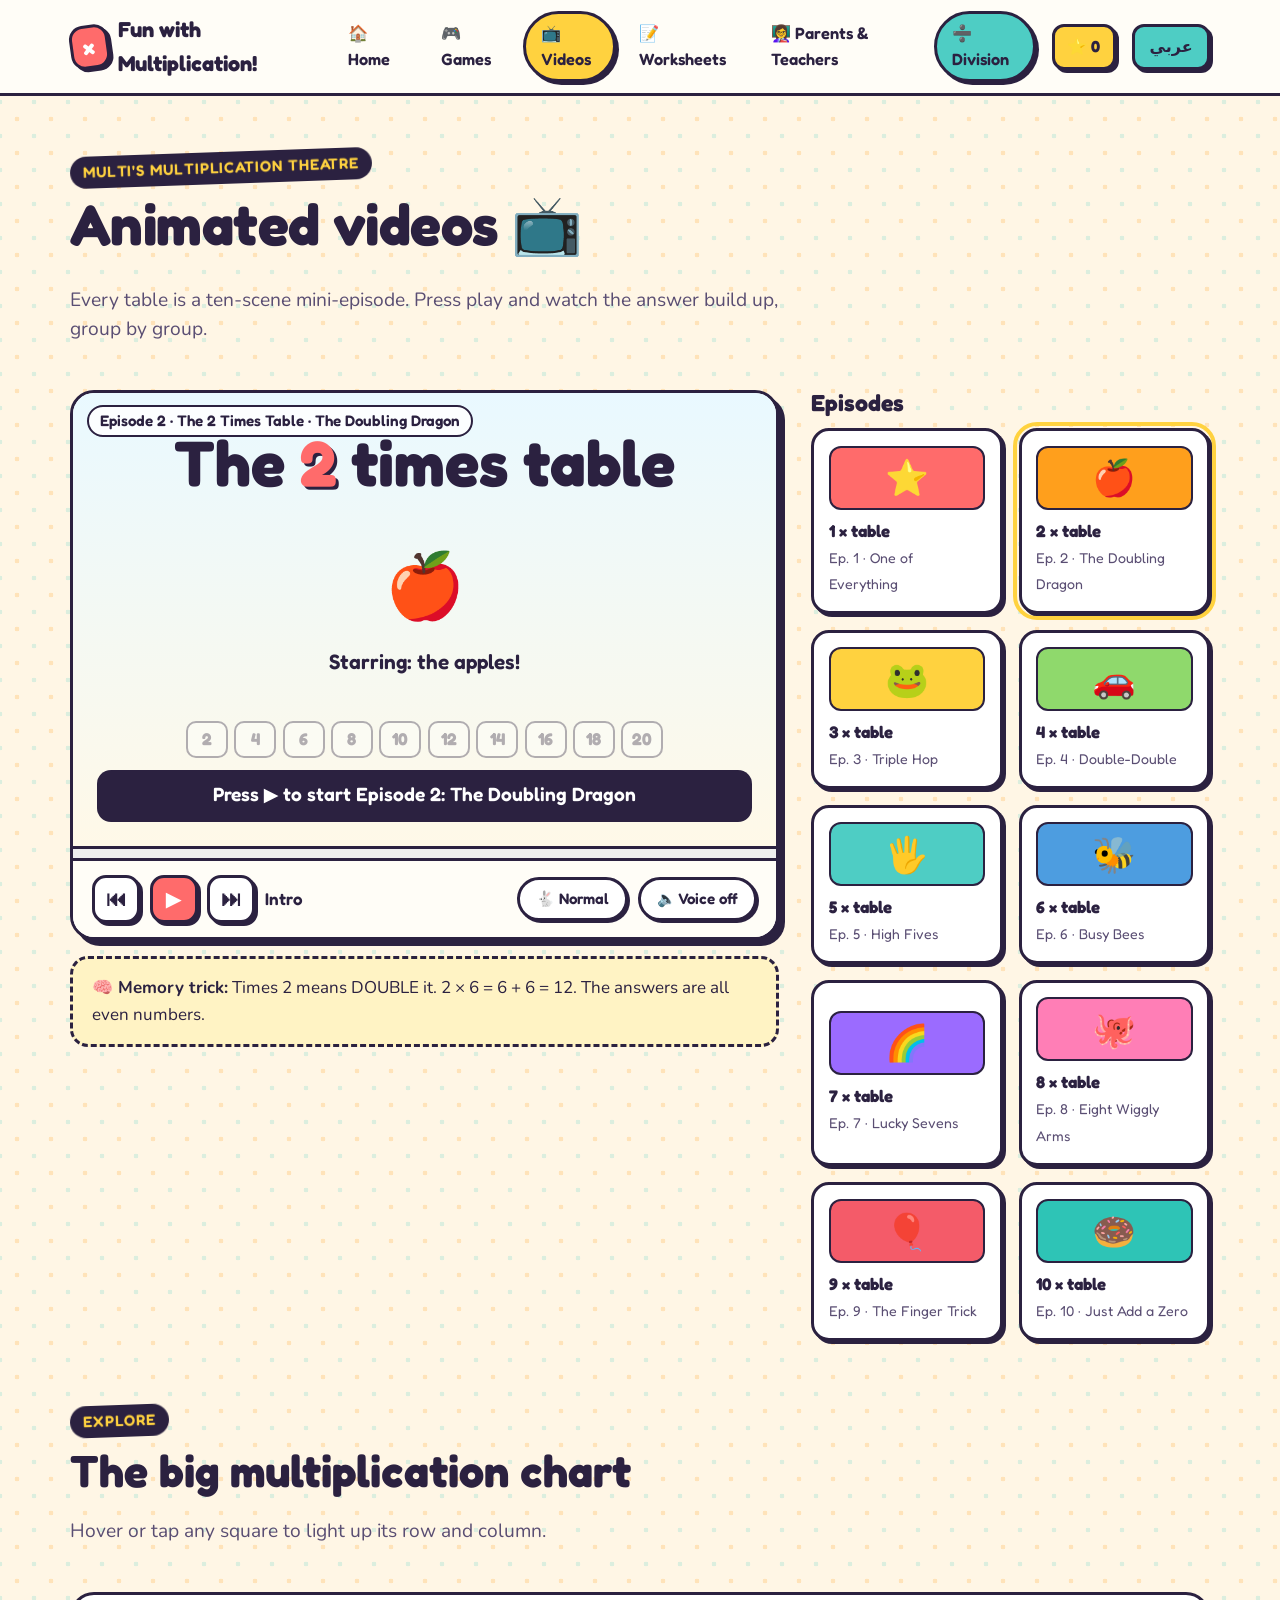
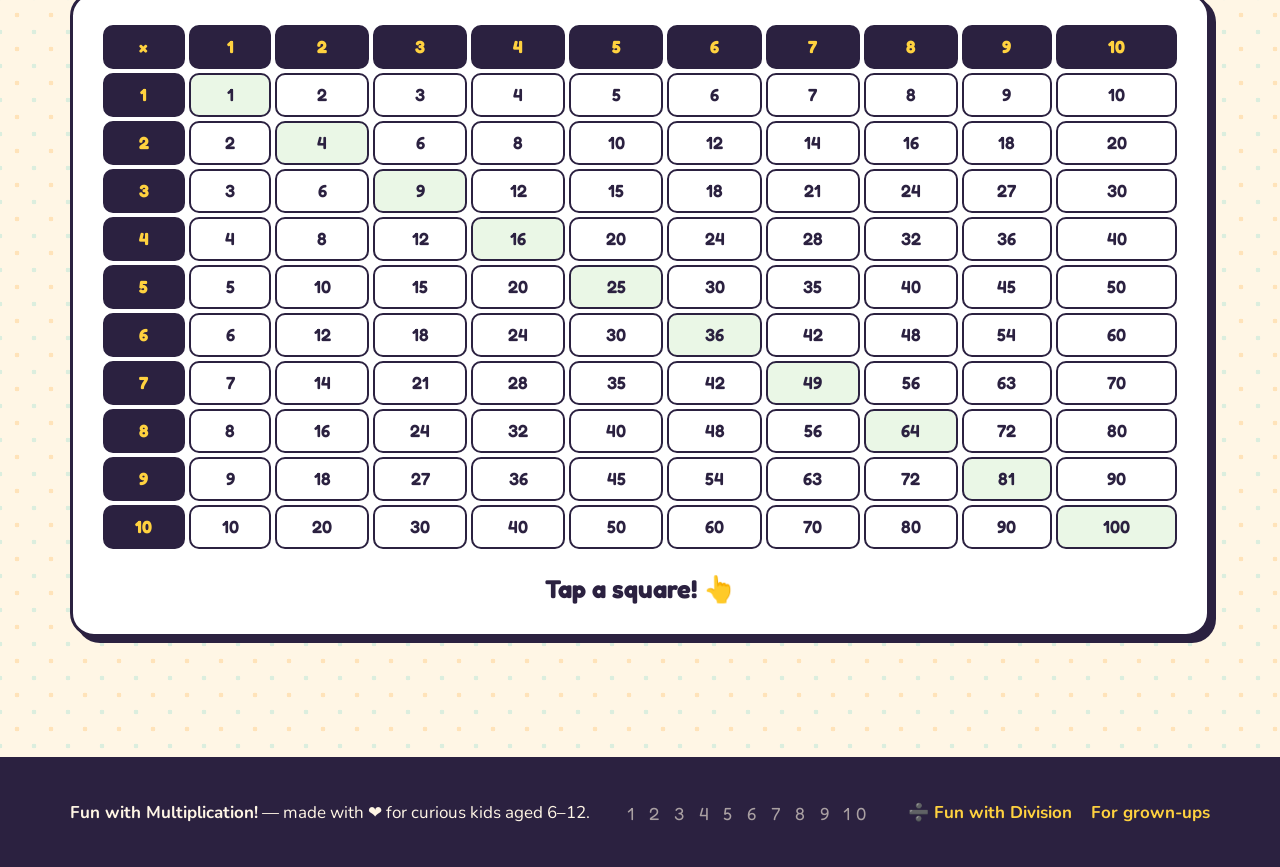
<file: videos.html>
<!DOCTYPE html>
<html lang="en">
<head>
  <meta charset="UTF-8">
  <meta name="viewport" content="width=device-width, initial-scale=1.0">
  <title data-i18n="title.videos">Animated Videos — Fun with Multiplication!</title>
  <meta name="description" content="Ten animated mini-episodes, one for every times table from 1 to 10, with a read-aloud narrator and memory tricks.">
  <link rel="preconnect" href="https://fonts.googleapis.com">
  <link rel="preconnect" href="https://fonts.gstatic.com" crossorigin>
  <link href="https://fonts.googleapis.com/css2?family=Fredoka:wght@400;500;600;700&family=Nunito:wght@400;600;700;800&family=Baloo+Bhaijaan+2:wght@400;500;600;700&family=Cairo:wght@400;600;700;800&display=swap" rel="stylesheet">
  <link rel="stylesheet" href="css/style.css">
  <link rel="icon" href="data:image/svg+xml,%3Csvg xmlns='http://www.w3.org/2000/svg' viewBox='0 0 100 100'%3E%3Crect width='100' height='100' rx='24' fill='%23FF6B6B'/%3E%3Ctext x='50' y='72' font-size='64' text-anchor='middle' fill='white' font-family='sans-serif' font-weight='bold'%3E×%3C/text%3E%3C/svg%3E">
  <link rel="manifest" href="/manifest.json">
  <meta name="theme-color" content="#FF6B6B">
  <link rel="apple-touch-icon" href="/icons/apple-touch-icon.png">
  <meta name="mobile-web-app-capable" content="yes">
  <meta name="apple-mobile-web-app-capable" content="yes">
  <meta name="apple-mobile-web-app-status-bar-style" content="default">
  <meta name="apple-mobile-web-app-title" content="Multiplication">
  <script src="js/i18n.js"></script>
</head>
<body>

  <header class="nav">
    <div class="nav-inner">
      <a class="brand" href="index.html"><span class="brand-badge">×</span> <span data-i18n="brand">Fun with Multiplication!</span></a>
      <ul class="nav-links">
        <li><a href="index.html" data-i18n="nav.home">🏠 Home</a></li>
        <li><a href="games.html" data-i18n="nav.games">🎮 Games</a></li>
        <li><a href="videos.html" data-i18n="nav.videos">📺 Videos</a></li>
        <li><a href="worksheets.html" data-i18n="nav.worksheets">📝 Worksheets</a></li>
        <li><a href="parents.html" data-i18n="nav.parents">👩‍🏫 Parents &amp; Teachers</a></li>
        <li><a class="sister-link" data-sister href="https://fundivision.netlify.app/" data-i18n="nav.sister">➗ Division</a></li>
      </ul>
      <button class="lang-toggle" type="button" data-lang-toggle title="العربية / English">عربي</button>
      <button class="nav-toggle" aria-label="Open menu" data-i18n-label="nav.menu" aria-expanded="false">☰</button>
    </div>
  </header>

  <main class="section">
    <div class="wrap">
      <div class="section-head reveal">
        <div>
          <span class="eyebrow" data-i18n="videos.eyebrow">Multi's Multiplication Theatre</span>
          <h1 style="font-size:clamp(2.2rem,5vw,3.6rem)" data-i18n="videos.h1">Animated videos 📺</h1>
          <p class="lead" data-i18n="videos.lead">Every table is a ten-scene mini-episode. Press play and watch the answer build up, group by group.</p>
        </div>
      </div>

      <div class="player-layout reveal" style="--d:.1s" id="player-layout">
        <div>
          <div class="player">
            <div class="player-stage" id="stage">
              <span class="stage-title" id="stage-title">Episode 2 · The 2 Times Table</span>
              <div class="stage-eq" id="stage-eq">2 × 1 = <span class="ans">2</span></div>
              <div class="stage-rows" id="stage-rows"></div>
              <div class="skip-strip" id="skip-strip"></div>
              <div class="stage-caption" id="stage-caption" data-i18n="videos.press">Press ▶ to start!</div>
            </div>
            <div class="progress" id="progress" title="Jump to a scene" data-i18n-title="ctrl.jump"><div class="progress-fill" id="progress-fill" style="width:0%"></div></div>
            <div class="player-controls">
              <button class="btn btn-icon btn-white" id="btn-prev" title="Previous scene" data-i18n-title="ctrl.prev">⏮</button>
              <button class="btn btn-icon btn-coral" id="btn-play" title="Play / pause" data-i18n-title="ctrl.play">▶</button>
              <button class="btn btn-icon btn-white" id="btn-next" title="Next scene" data-i18n-title="ctrl.next">⏭</button>
              <span style="font-family:var(--display); font-weight:600" id="scene-label">Scene 1 / 10</span>
              <span class="spacer"></span>
              <button class="btn btn-sm btn-white" id="btn-speed" title="Playback speed" data-i18n-title="ctrl.speed">🐢 Slow</button>
              <button class="btn btn-sm btn-white" id="btn-voice" title="Read the captions out loud" data-i18n-title="ctrl.voice">🔈 Voice off</button>
            </div>
          </div>
          <div class="trick-box" id="trick-box"><b data-i18n="trick.label">🧠 Memory trick:</b> <span id="trick-text"></span></div>
        </div>

        <aside>
          <h3 style="margin-bottom:.8rem" data-i18n="episodes.h3">Episodes</h3>
          <div class="episodes" id="episodes"></div>
        </aside>
      </div>

      <!-- ================= CHART ================= -->
      <section style="margin-top:4rem" id="chart">
        <div class="section-head">
          <div>
            <span class="eyebrow" data-i18n="chart.eyebrow">Explore</span>
            <h2 data-i18n="chart.h2">The big multiplication chart</h2>
            <p class="lead" data-i18n="chart.lead">Hover or tap any square to light up its row and column.</p>
          </div>
        </div>
        <div class="sticker" style="background:#fff; overflow-x:auto">
          <table class="mchart" id="mchart"></table>
          <div class="chart-readout" id="chart-readout" data-i18n="chart.readout">Tap a square! 👆</div>
        </div>
      </section>
    </div>
  </main>

  <footer class="footer">
    <div class="wrap footer-inner">
      <div data-i18n-html="footer.made"><b>Fun with Multiplication!</b> — made with ❤️ for curious kids aged 6–12.</div>
      <div class="nums">1 2 3 4 5 6 7 8 9 10</div>
      <div style="display:flex; gap:1.2rem; flex-wrap:wrap"><a data-sister href="https://fundivision.netlify.app/" data-i18n="footer.sister">➗ Fun with Division</a><a href="parents.html" data-i18n="footer.grownups">For grown-ups</a></div>
    </div>
  </footer>

  <script src="js/main.js"></script>
  <script src="js/videos.js"></script>
</body>
</html>
</file>
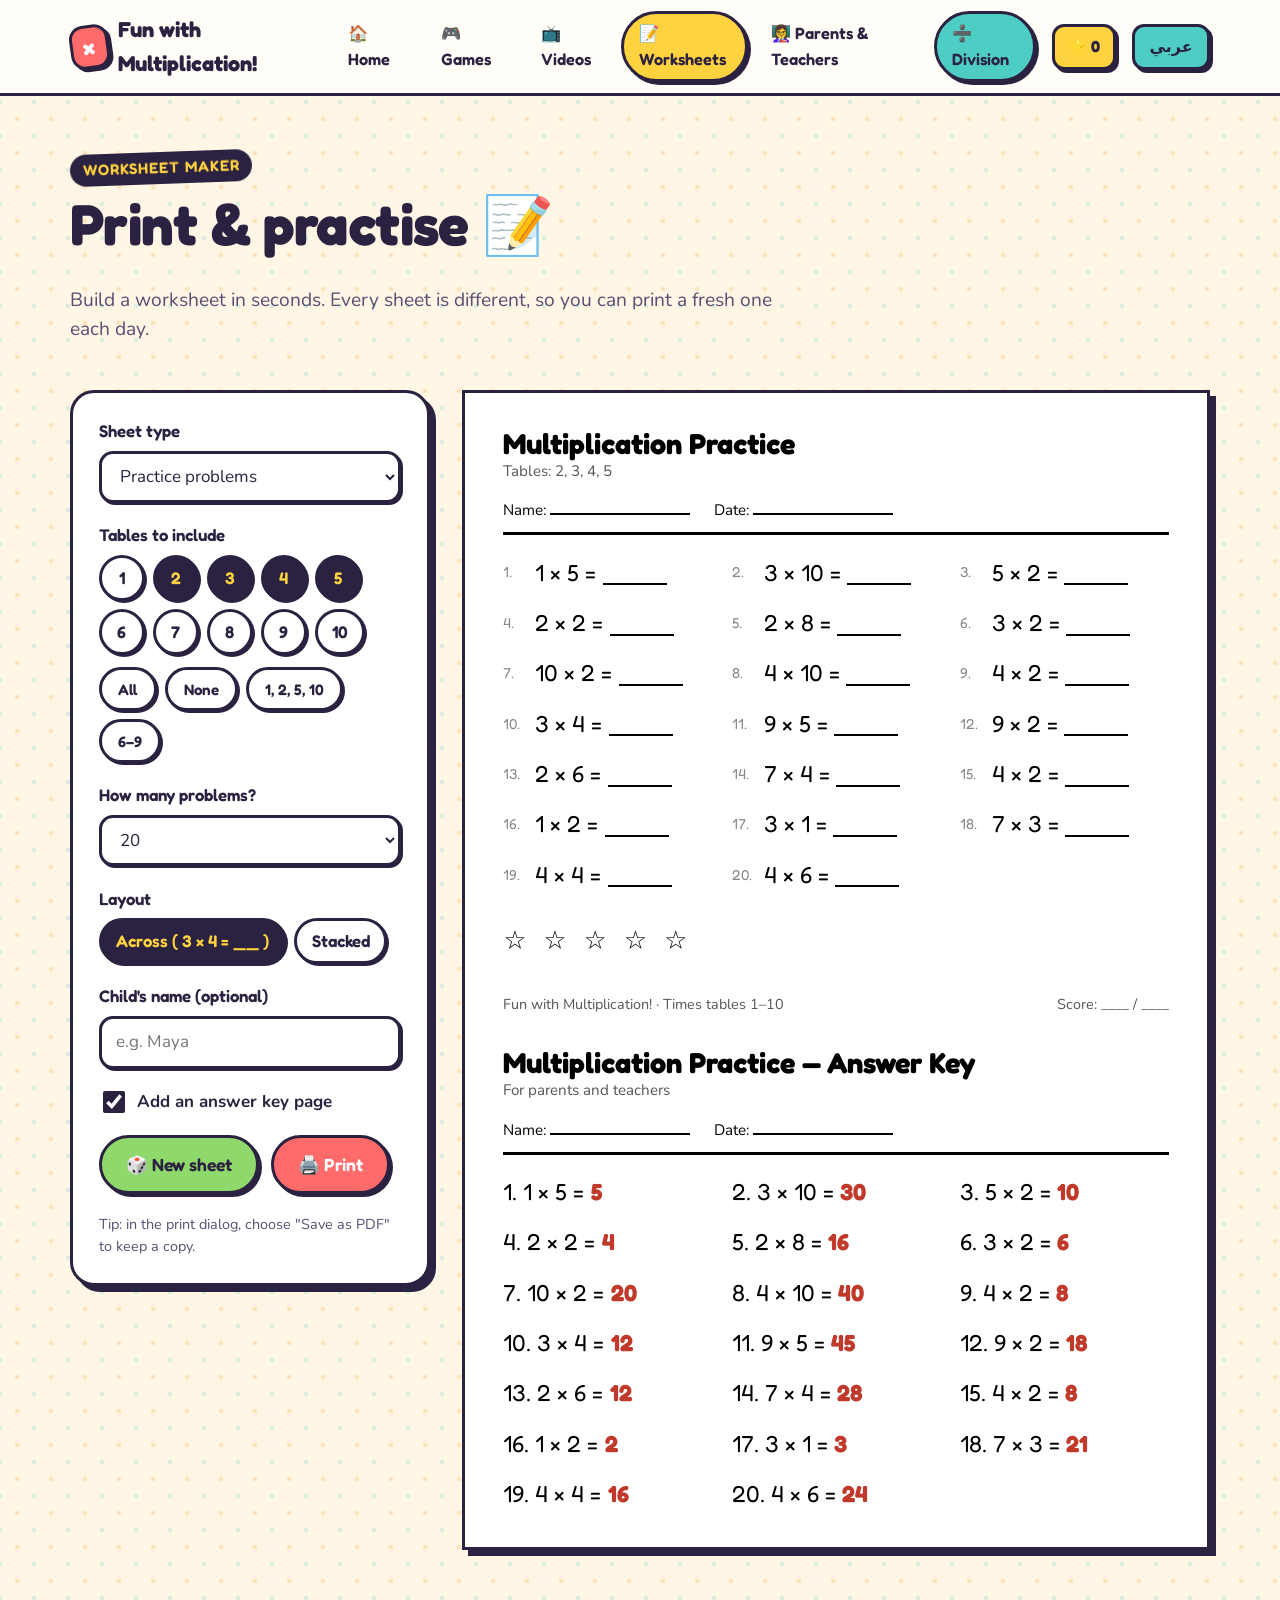
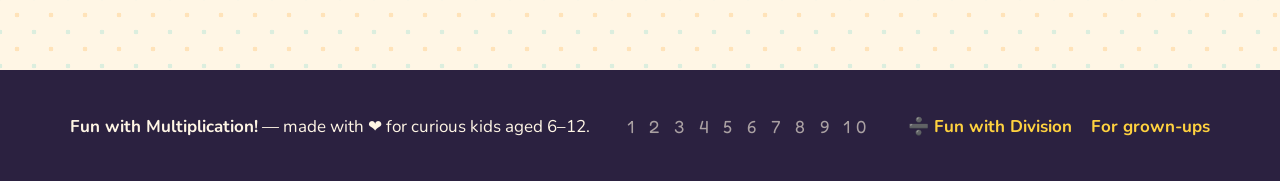
<file: worksheets.html>
<!DOCTYPE html>
<html lang="en">
<head>
  <meta charset="UTF-8">
  <meta name="viewport" content="width=device-width, initial-scale=1.0">
  <title data-i18n="title.worksheets">Printable Worksheets — Fun with Multiplication!</title>
  <meta name="description" content="Generate and print multiplication worksheets for tables 1 to 10, with answer keys, blank charts and skip-counting sheets.">
  <link rel="preconnect" href="https://fonts.googleapis.com">
  <link rel="preconnect" href="https://fonts.gstatic.com" crossorigin>
  <link href="https://fonts.googleapis.com/css2?family=Fredoka:wght@400;500;600;700&family=Nunito:wght@400;600;700;800&family=Baloo+Bhaijaan+2:wght@400;500;600;700&family=Cairo:wght@400;600;700;800&display=swap" rel="stylesheet">
  <link rel="stylesheet" href="css/style.css">
  <link rel="icon" href="data:image/svg+xml,%3Csvg xmlns='http://www.w3.org/2000/svg' viewBox='0 0 100 100'%3E%3Crect width='100' height='100' rx='24' fill='%23FF6B6B'/%3E%3Ctext x='50' y='72' font-size='64' text-anchor='middle' fill='white' font-family='sans-serif' font-weight='bold'%3E×%3C/text%3E%3C/svg%3E">
  <link rel="manifest" href="/manifest.json">
  <meta name="theme-color" content="#FF6B6B">
  <link rel="apple-touch-icon" href="/icons/apple-touch-icon.png">
  <meta name="mobile-web-app-capable" content="yes">
  <meta name="apple-mobile-web-app-capable" content="yes">
  <meta name="apple-mobile-web-app-status-bar-style" content="default">
  <meta name="apple-mobile-web-app-title" content="Fun with Math">
  <script src="js/i18n.js"></script>
</head>
<body>

  <header class="nav no-print">
    <div class="nav-inner">
      <a class="brand" href="index.html"><span class="brand-badge">×</span> <span data-i18n="brand">Fun with Multiplication!</span></a>
      <ul class="nav-links">
        <li><a href="index.html" data-i18n="nav.home">🏠 Home</a></li>
        <li><a href="games.html" data-i18n="nav.games">🎮 Games</a></li>
        <li><a href="videos.html" data-i18n="nav.videos">📺 Videos</a></li>
        <li><a href="worksheets.html" data-i18n="nav.worksheets">📝 Worksheets</a></li>
        <li><a href="parents.html" data-i18n="nav.parents">👩‍🏫 Parents &amp; Teachers</a></li>
        <li><a class="sister-link" data-sister href="division/index.html" data-i18n="nav.sister">➗ Division</a></li>
      </ul>
      <button class="lang-toggle" type="button" data-lang-toggle title="العربية / English">عربي</button>
      <button class="nav-toggle" aria-label="Open menu" data-i18n-label="nav.menu" aria-expanded="false">☰</button>
    </div>
  </header>

  <main class="section">
    <div class="wrap">
      <div class="section-head reveal no-print">
        <div>
          <span class="eyebrow" data-i18n="ws.eyebrow">Worksheet maker</span>
          <h1 style="font-size:clamp(2.2rem,5vw,3.6rem)" data-i18n="ws.h1">Print &amp; practise 📝</h1>
          <p class="lead" data-i18n="ws.lead">Build a worksheet in seconds. Every sheet is different, so you can print a fresh one each day.</p>
        </div>
      </div>

      <div class="ws-layout">
        <!-- ================= CONTROLS ================= -->
        <form class="sticker no-print reveal" id="ws-form" style="background:#fff; display:grid; gap:1.2rem">
          <div class="field">
            <span class="field-label" data-i18n="ws.type">Sheet type</span>
            <select id="ws-type">
              <option value="problems" data-i18n="ws.type.problems">Practice problems</option>
              <option value="missing" data-i18n="ws.type.missing">Missing number puzzles</option>
              <option value="chart-blank" data-i18n="ws.type.chartBlank">Blank 10 × 10 chart (fill it in)</option>
              <option value="chart-full" data-i18n="ws.type.chartFull">Full 10 × 10 chart (reference)</option>
              <option value="skip" data-i18n="ws.type.skip">Skip-counting sheet</option>
            </select>
          </div>

          <div class="field" id="f-tables">
            <span class="field-label" data-i18n="ws.tablesLabel">Tables to include</span>
            <div class="chip-row" id="ws-tables"></div>
            <div style="display:flex; gap:.5rem; flex-wrap:wrap; margin-top:.4rem">
              <button type="button" class="btn btn-sm btn-white" data-ws-preset="all" data-i18n="ws.all">All</button>
              <button type="button" class="btn btn-sm btn-white" data-ws-preset="none" data-i18n="ws.none">None</button>
              <button type="button" class="btn btn-sm btn-white" data-ws-preset="easy">1, 2, 5, 10</button>
              <button type="button" class="btn btn-sm btn-white" data-ws-preset="hard">6–9</button>
            </div>
          </div>

          <div class="field" id="f-count">
            <label for="ws-count" data-i18n="ws.count">How many problems?</label>
            <select id="ws-count">
              <option value="12" data-i18n="ws.count12">12 (quick)</option>
              <option value="20" selected>20</option>
              <option value="30">30</option>
              <option value="40" data-i18n="ws.count40">40 (challenge)</option>
            </select>
          </div>

          <div class="field" id="f-layout">
            <span class="field-label" data-i18n="ws.layout">Layout</span>
            <div class="chip-row">
              <button type="button" class="chip" id="ws-layout-h" aria-pressed="true" data-i18n="ws.layoutH">Across ( 3 × 4 = __ )</button>
              <button type="button" class="chip" id="ws-layout-v" aria-pressed="false" data-i18n="ws.layoutV">Stacked</button>
            </div>
          </div>

          <div class="field">
            <label for="ws-name" data-i18n="ws.childName">Child's name (optional)</label>
            <input type="text" id="ws-name" placeholder="e.g. Maya" data-i18n-placeholder="ws.namePh" maxlength="30">
          </div>

          <label class="check" id="f-key"><input type="checkbox" id="ws-key" checked> <span data-i18n="ws.addKey">Add an answer key page</span></label>

          <div style="display:flex; gap:.8rem; flex-wrap:wrap">
            <button type="button" class="btn btn-lime" id="ws-generate" data-i18n="ws.generate">🎲 New sheet</button>
            <button type="button" class="btn btn-coral" id="ws-print" data-i18n="ws.print">🖨️ Print</button>
          </div>
          <p style="margin:0; font-size:.9rem; color:var(--ink-soft)" data-i18n="ws.tip">Tip: in the print dialog, choose "Save as PDF" to keep a copy.</p>
        </form>

        <!-- ================= PREVIEW ================= -->
        <div class="sheet reveal" id="sheet" style="--d:.1s"></div>
      </div>
    </div>
  </main>

  <footer class="footer no-print">
    <div class="wrap footer-inner">
      <div data-i18n-html="footer.made"><b>Fun with Multiplication!</b> — made with ❤️ for curious kids aged 6–12.</div>
      <div class="nums">1 2 3 4 5 6 7 8 9 10</div>
      <div style="display:flex; gap:1.2rem; flex-wrap:wrap"><a data-sister href="division/index.html" data-i18n="footer.sister">➗ Fun with Division</a><a href="parents.html" data-i18n="footer.grownups">For grown-ups</a></div>
    </div>
  </footer>

  <script src="js/main.js"></script>
  <script src="js/worksheets.js"></script>
</body>
</html>
</file>
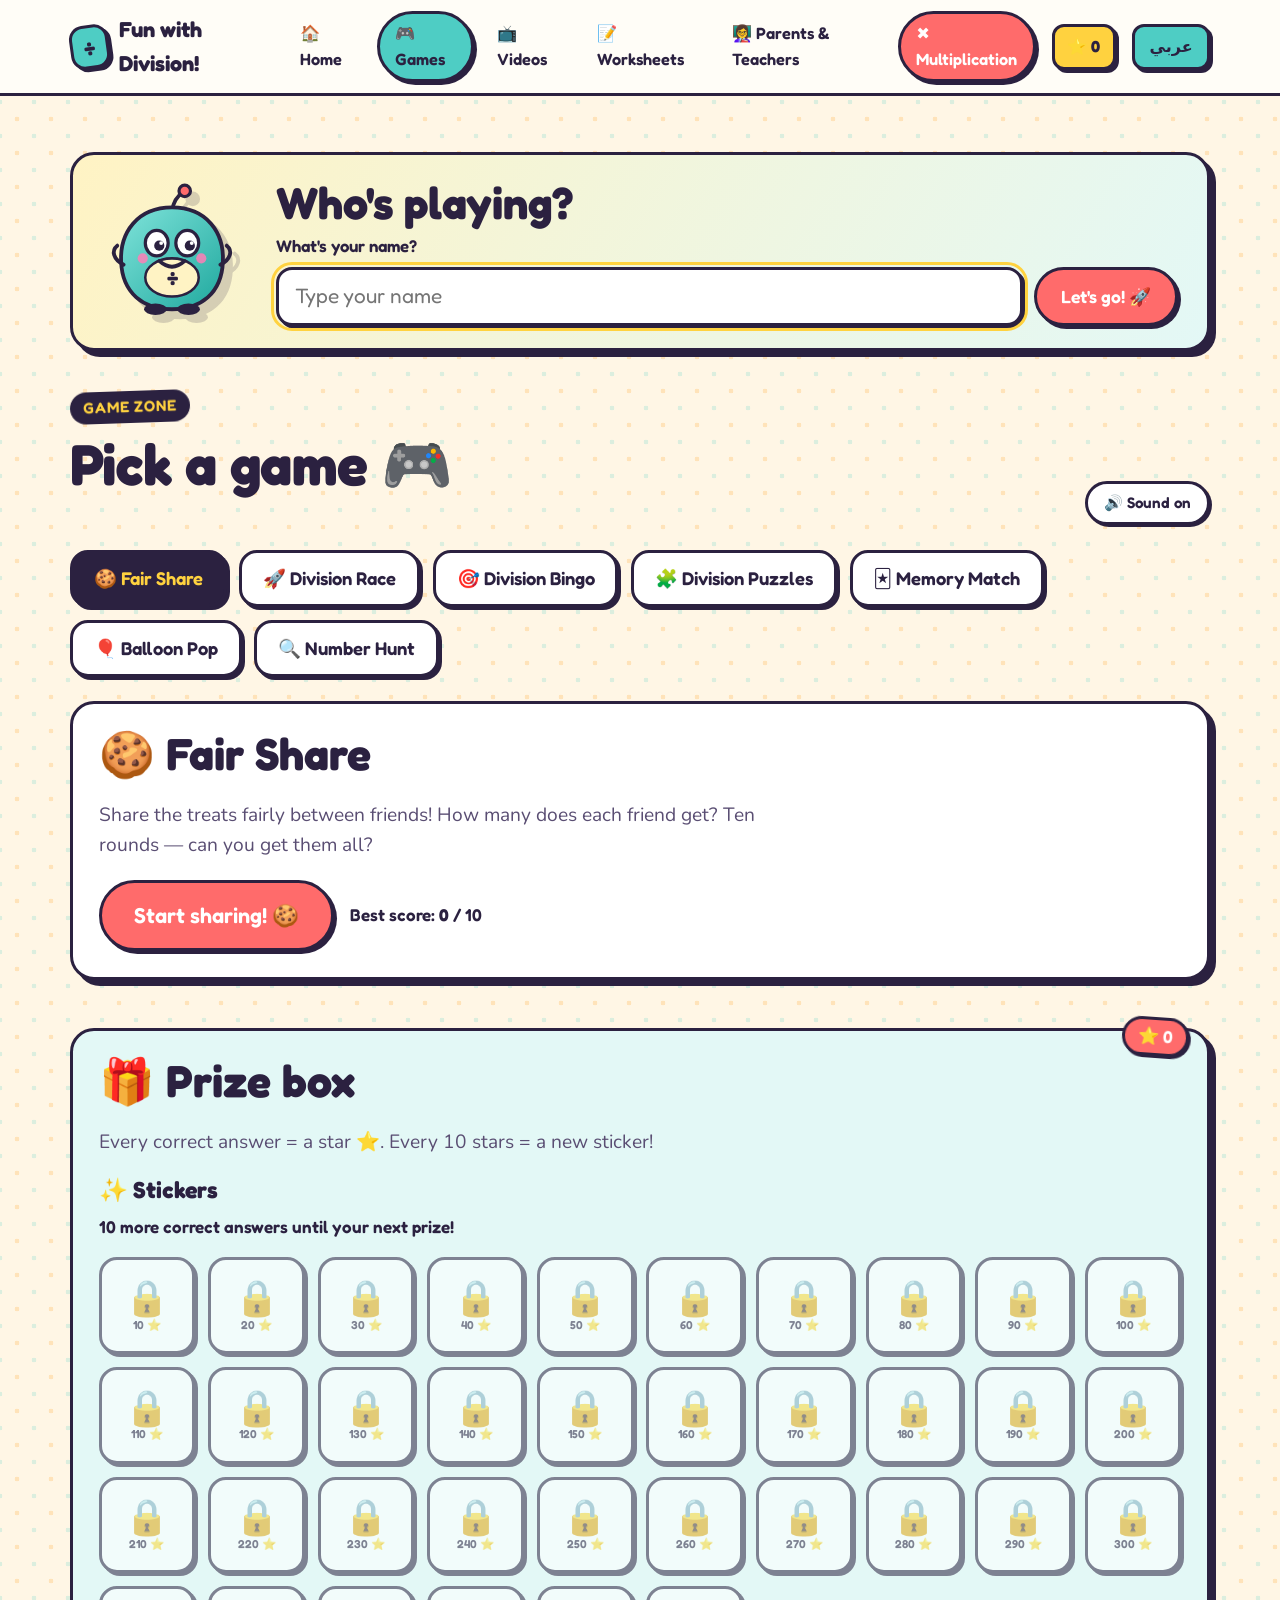
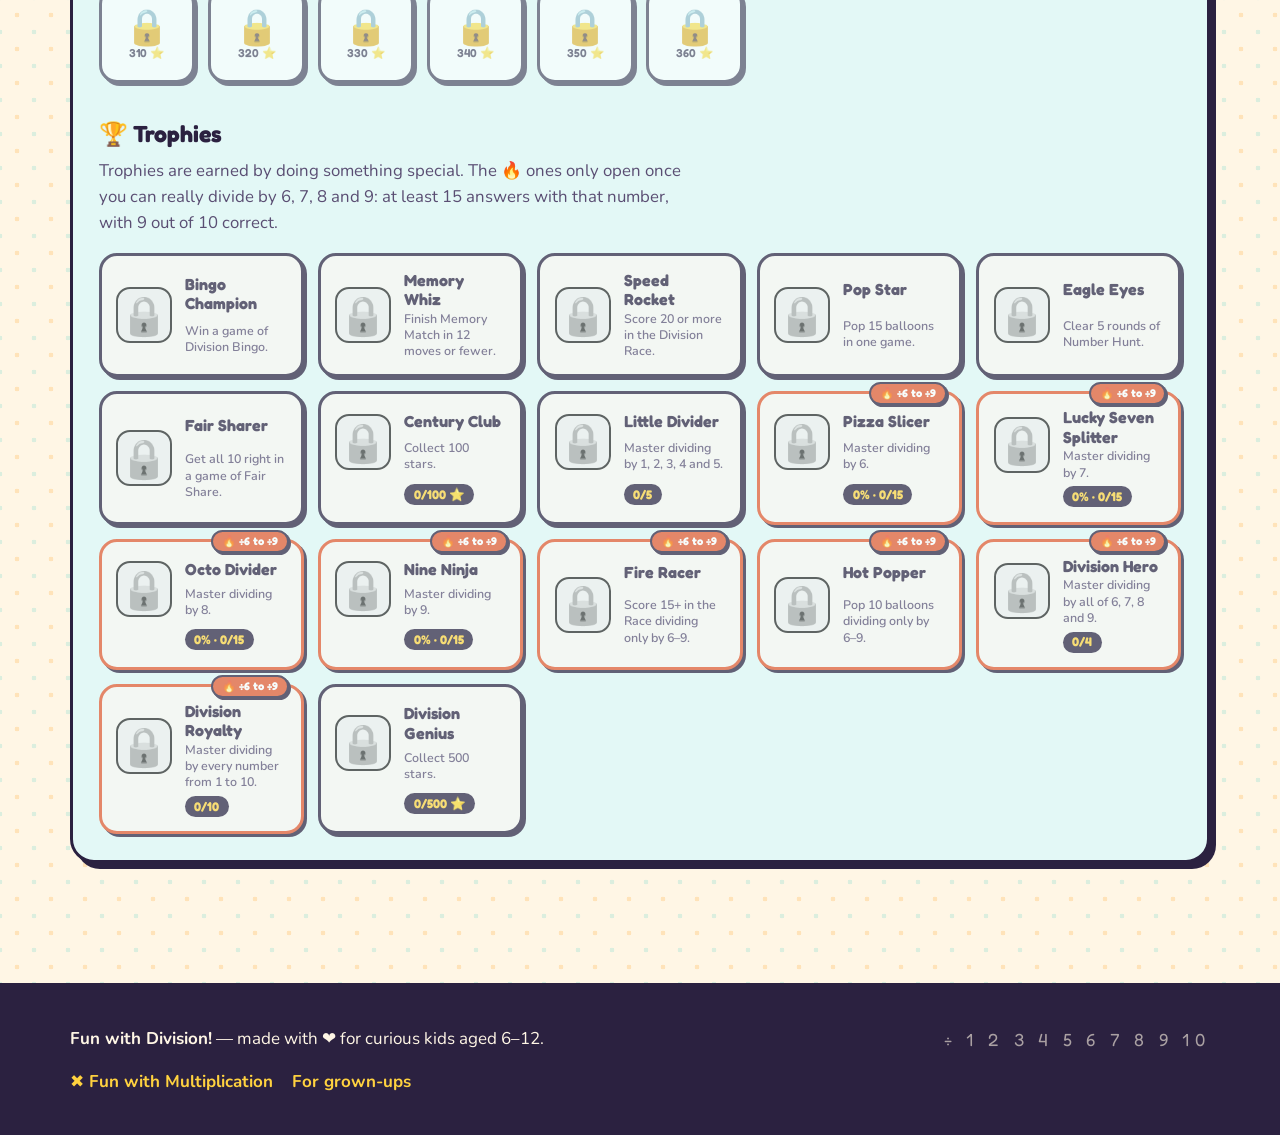
<file: division/games.html>
<!DOCTYPE html>
<html lang="en">
<head>
  <meta charset="UTF-8">
  <meta name="viewport" content="width=device-width, initial-scale=1.0">
  <title data-i18n="title.games">Division Games — Fun with Division!</title>
  <meta name="description" content="Seven fun games to practise dividing by 1 to 10: Fair Share, Division Race, Bingo, Puzzles, Memory Match, Balloon Pop and Number Hunt. Earn stars and sticker prizes!">
  <link rel="preconnect" href="https://fonts.googleapis.com">
  <link rel="preconnect" href="https://fonts.gstatic.com" crossorigin>
  <link href="https://fonts.googleapis.com/css2?family=Fredoka:wght@400;500;600;700&family=Nunito:wght@400;600;700;800&family=Baloo+Bhaijaan+2:wght@400;500;600;700&family=Cairo:wght@400;600;700;800&display=swap" rel="stylesheet">
  <link rel="stylesheet" href="css/style.css">
  <link rel="icon" href="data:image/svg+xml,%3Csvg xmlns='http://www.w3.org/2000/svg' viewBox='0 0 100 100'%3E%3Crect width='100' height='100' rx='24' fill='%234ECDC4'/%3E%3Ctext x='50' y='74' font-size='70' text-anchor='middle' fill='%232B2140' font-family='sans-serif' font-weight='bold'%3E÷%3C/text%3E%3C/svg%3E">
  <link rel="manifest" href="/manifest.json">
  <meta name="theme-color" content="#4ECDC4">
  <link rel="apple-touch-icon" href="/icons/apple-touch-icon.png">
  <meta name="mobile-web-app-capable" content="yes">
  <meta name="apple-mobile-web-app-capable" content="yes">
  <meta name="apple-mobile-web-app-status-bar-style" content="default">
  <meta name="apple-mobile-web-app-title" content="Fun with Math">
  <script src="js/i18n.js"></script>
</head>
<body>

  <header class="nav">
    <div class="nav-inner">
      <a class="brand" href="index.html"><span class="brand-badge">÷</span> <span data-i18n="brand">Fun with Division!</span></a>
      <ul class="nav-links">
        <li><a href="index.html" data-i18n="nav.home">🏠 Home</a></li>
        <li><a href="games.html" data-i18n="nav.games">🎮 Games</a></li>
        <li><a href="videos.html" data-i18n="nav.videos">📺 Videos</a></li>
        <li><a href="worksheets.html" data-i18n="nav.worksheets">📝 Worksheets</a></li>
        <li><a href="parents.html" data-i18n="nav.parents">👩‍🏫 Parents &amp; Teachers</a></li>
        <li><a class="sister-link" data-sister href="../index.html" data-i18n="nav.sister">✖️ Multiplication</a></li>
      </ul>
      <button class="lang-toggle" type="button" data-lang-toggle title="العربية / English">عربي</button>
      <button class="nav-toggle" aria-label="Open menu" data-i18n-label="nav.menu" aria-expanded="false">☰</button>
    </div>
  </header>

  <main class="section">
    <div class="wrap">

      <!-- ================= WHO'S PLAYING ================= -->
      <section class="who reveal" id="who">
        <div class="who-mascot" data-mascot="who-mascot-svg"></div>
        <form class="who-ask" data-name-form id="who-ask">
          <h2 data-i18n="who.h2">Who's playing?</h2>
          <label for="who-name" class="field-label" data-i18n="name.q">What's your name?</label>
          <div class="who-row">
            <input type="text" id="who-name" maxlength="24" autocomplete="off" placeholder="Type your name" data-i18n-placeholder="name.ph">
            <button class="btn btn-coral" type="submit" data-i18n="name.go">Let's go! 🚀</button>
          </div>
        </form>
        <div class="who-hi" id="who-hi" hidden>
          <h2 id="who-hi-title">Hi!</h2>
          <div class="who-stats">
            <span class="stat"><b data-stars>⭐ 0</b><span data-i18n="stat.stars">stars</span></span>
            <span class="stat"><b>🎁 <span data-prize-count>0</span></b><span data-i18n="prize.box">Prize box</span></span>
          </div>
          <p class="who-next" data-stars-next></p>
          <button class="btn btn-sm btn-white" type="button" data-name-change data-i18n="name.change">Change name</button>
        </div>
      </section>

      <div class="section-head reveal" style="margin-top:2.5rem">
        <div>
          <span class="eyebrow" data-i18n="games.eyebrow">Game zone</span>
          <h1 style="font-size:clamp(2.2rem,5vw,3.6rem)" id="games-title" data-i18n="games.h1">Pick a game 🎮</h1>
        </div>
        <button class="btn btn-sm btn-white" data-sound-toggle>🔊 Sound on</button>
      </div>

      <div class="game-tabs reveal" style="--d:.1s" role="tablist">
        <button class="game-tab" role="tab" aria-selected="true" data-game="share" data-i18n="games.tab.share">🍪 Fair Share</button>
        <button class="game-tab" role="tab" aria-selected="false" data-game="race" data-i18n="games.tab.race">🚀 Division Race</button>
        <button class="game-tab" role="tab" aria-selected="false" data-game="bingo" data-i18n="games.tab.bingo">🎯 Division Bingo</button>
        <button class="game-tab" role="tab" aria-selected="false" data-game="puzzle" data-i18n="games.tab.puzzle">🧩 Division Puzzles</button>
        <button class="game-tab" role="tab" aria-selected="false" data-game="memory" data-i18n="games.tab.memory">🃏 Memory Match</button>
        <button class="game-tab" role="tab" aria-selected="false" data-game="balloon" data-i18n="games.tab.balloon">🎈 Balloon Pop</button>
        <button class="game-tab" role="tab" aria-selected="false" data-game="hunt" data-i18n="games.tab.hunt">🔍 Number Hunt</button>
      </div>

      <!-- ================= FAIR SHARE ================= -->
      <section class="game-panel active sticker" id="game-share" style="background:#fff">
        <div id="share-setup">
          <h2 data-i18n="games.tab.share">🍪 Fair Share</h2>
          <p class="lead" data-i18n="share.lead">Share the treats fairly between friends! How many does each friend get? Ten rounds — can you get them all?</p>
          <div style="display:flex; gap:1rem; align-items:center; flex-wrap:wrap">
            <button class="btn btn-coral btn-lg" id="share-start" data-i18n="share.start">Start sharing! 🍪</button>
            <span style="font-family:var(--display); font-weight:600"><span data-i18n="race.best">Best score:</span> <b id="share-best-label">0</b> / 10</span>
          </div>
        </div>
        <div id="share-play" hidden>
          <div class="stat-row">
            <div class="stat"><b id="share-round">1 / 10</b><span data-i18n="stat.round">round</span></div>
            <div class="stat"><b id="share-score">0</b><span data-i18n="stat.correct">correct</span></div>
          </div>
          <p class="share-q" id="share-q"></p>
          <div class="share-pile" id="share-pile"></div>
          <div class="share-friends" id="share-friends"></div>
          <p class="share-msg" id="share-msg"></p>
          <div class="options" id="share-opts"></div>
          <p style="text-align:center; margin-top:1rem"><button class="btn btn-sm btn-white" id="share-quit" data-i18n="btn.stop">Stop</button></p>
        </div>
      </section>

      <!-- ================= RACE ================= -->
      <section class="game-panel sticker" id="game-race" style="background:#fff">
        <div id="race-setup">
          <h2 data-i18n="games.tab.race">🚀 Division Race</h2>
          <p class="lead" data-i18n="race.lead">Answer as many as you can in 60 seconds. Fuel the rocket with correct answers!</p>
          <p class="field-label" data-i18n="race.which">Which numbers do you want to divide by?</p>
          <div class="chip-row" id="race-tables"></div>
          <div style="display:flex; gap:.6rem; flex-wrap:wrap; margin:.8rem 0 1.4rem">
            <button class="btn btn-sm btn-white" data-preset="all" data-i18n="race.all">All numbers</button>
            <button class="btn btn-sm btn-white" data-preset="easy" data-i18n="race.easy">Easy (÷1, ÷2, ÷5, ÷10)</button>
            <button class="btn btn-sm btn-white" data-preset="hard" data-i18n="race.hard">Hard (÷6, ÷7, ÷8, ÷9)</button>
          </div>
          <div style="display:flex; gap:1rem; align-items:center; flex-wrap:wrap">
            <button class="btn btn-coral btn-lg" id="race-start" data-i18n="race.start">Start the race! 🏁</button>
            <span style="font-family:var(--display); font-weight:600"><span data-i18n="race.best">Best score:</span> <b id="race-best-label">0</b></span>
          </div>
        </div>
        <div id="race-play" hidden>
          <div class="stat-row">
            <div class="stat"><b id="race-score">0</b><span data-i18n="stat.score">score</span></div>
            <div class="stat"><b id="race-time">60</b><span data-i18n="stat.seconds">seconds</span></div>
            <div class="stat"><b id="race-streak">0</b><span data-i18n="stat.streak">streak</span></div>
          </div>
          <div class="timer-bar"><div class="timer-fill" id="race-timer" style="width:100%"></div></div>
          <div class="track"><div class="track-fill" id="race-fill" style="width:0%"></div><div class="track-rocket" id="race-rocket" style="left:0%">🚀</div></div>
          <div class="question-big" id="race-q"></div>
          <div class="options" id="race-opts"></div>
          <p style="text-align:center; margin-top:1rem"><button class="btn btn-sm btn-white" id="race-quit" data-i18n="btn.stop">Stop</button></p>
        </div>
      </section>

      <!-- ================= BINGO ================= -->
      <section class="game-panel sticker" id="game-bingo" style="background:#fff">
        <div id="bingo-setup">
          <h2 data-i18n="games.tab.bingo">🎯 Division Bingo</h2>
          <p class="lead" data-i18n="bingo.lead">Divi calls out a division. Find the answer on your card and tap it — any square with that number counts! Five in a row wins.</p>
          <p class="field-label" data-i18n="bingo.level">Choose your level</p>
          <div class="chip-row" id="bingo-level">
            <button class="chip" aria-pressed="true" data-level="easy" data-i18n="bingo.easy">🌱 Easy — divide by 1 to 5</button>
            <button class="chip" aria-pressed="false" data-level="mixed" data-i18n="bingo.mixed">🌼 Mixed — divide by 1 to 10</button>
            <button class="chip" aria-pressed="false" data-level="hard" data-i18n="bingo.hard">🔥 Hard — divide by 6 to 10</button>
          </div>
          <p style="margin-top:1rem"><button class="btn btn-grape btn-lg" id="bingo-start" data-i18n="bingo.start">Deal my card! 🃏</button></p>
        </div>
        <div id="bingo-play" hidden>
          <div class="caller" id="bingo-caller">42 ÷ 6</div>
          <div class="bingo-grid" id="bingo-grid"></div>
          <div class="stat-row">
            <div class="stat"><b id="bingo-calls">0</b><span data-i18n="stat.calls">calls</span></div>
            <div class="stat"><b id="bingo-marked">0</b><span data-i18n="stat.marked">marked</span></div>
          </div>
          <div style="display:flex; justify-content:center; gap:.8rem; flex-wrap:wrap">
            <button class="btn btn-white" id="bingo-nope" data-i18n="bingo.nope">🙅 Not on my card</button>
            <button class="btn btn-sm btn-white" id="bingo-quit" data-i18n="bingo.new">New card</button>
          </div>
        </div>
      </section>

      <!-- ================= PUZZLES ================= -->
      <section class="game-panel sticker" id="game-puzzle" style="background:#fff">
        <div id="puzzle-setup">
          <h2 data-i18n="games.tab.puzzle">🧩 Division Puzzles</h2>
          <p class="lead" data-i18n="puzzle.lead">Missing numbers, true-or-false, fact families and odd-one-out. You have three hearts — how far can you get?</p>
          <div style="display:flex; gap:1rem; align-items:center; flex-wrap:wrap">
            <button class="btn btn-sky btn-lg" id="puzzle-start" data-i18n="puzzle.start">Start puzzling! 🧠</button>
            <span style="font-family:var(--display); font-weight:600"><span data-i18n="puzzle.best">Best:</span> <b id="puzzle-best-label">0</b> <span data-i18n="puzzle.unit">puzzles</span></span>
          </div>
        </div>
        <div id="puzzle-play" hidden>
          <div class="stat-row">
            <div class="stat"><b id="puzzle-score">0</b><span data-i18n="stat.solved">solved</span></div>
            <div class="stat"><b class="hearts" id="puzzle-hearts">❤️❤️❤️</b><span data-i18n="stat.lives">lives</span></div>
          </div>
          <div style="text-align:center"><span class="puzzle-type" id="puzzle-type">Missing number</span></div>
          <div class="question-big" id="puzzle-q"></div>
          <div class="options" id="puzzle-opts"></div>
          <p style="text-align:center; margin-top:1rem"><button class="btn btn-sm btn-white" id="puzzle-quit" data-i18n="btn.stop">Stop</button></p>
        </div>
      </section>

      <!-- ================= MEMORY MATCH ================= -->
      <section class="game-panel sticker" id="game-memory" style="background:#fff">
        <div id="memory-setup">
          <h2 data-i18n="games.tab.memory">🃏 Memory Match</h2>
          <p class="lead" data-i18n="memory.lead">Flip two cards. Match each division with its answer!</p>
          <p class="field-label" data-i18n="bingo.level">Choose your level</p>
          <div class="chip-row" id="memory-level">
            <button class="chip" aria-pressed="true" data-level="easy" data-i18n="bingo.easy">🌱 Easy — divide by 1 to 5</button>
            <button class="chip" aria-pressed="false" data-level="mixed" data-i18n="bingo.mixed">🌼 Mixed — divide by 1 to 10</button>
            <button class="chip" aria-pressed="false" data-level="hard" data-i18n="bingo.hard">🔥 Hard — divide by 6 to 10</button>
          </div>
          <div style="display:flex; gap:1rem; align-items:center; flex-wrap:wrap; margin-top:1rem">
            <button class="btn btn-lime btn-lg" id="memory-start" data-i18n="memory.start">Shuffle &amp; play! 🃏</button>
            <span style="font-family:var(--display); font-weight:600" id="memory-best-label"></span>
          </div>
        </div>
        <div id="memory-play" hidden>
          <div class="stat-row">
            <div class="stat"><b id="memory-moves">0</b><span data-i18n="stat.moves">moves</span></div>
            <div class="stat"><b id="memory-pairs">0 / 8</b><span data-i18n="stat.pairs">pairs</span></div>
          </div>
          <div class="memory-grid" id="memory-grid"></div>
          <p style="text-align:center; margin-top:1rem"><button class="btn btn-sm btn-white" id="memory-quit" data-i18n="btn.stop">Stop</button></p>
        </div>
      </section>

      <!-- ================= BALLOON POP ================= -->
      <section class="game-panel sticker" id="game-balloon" style="background:#fff">
        <div id="balloon-setup">
          <h2 data-i18n="games.tab.balloon">🎈 Balloon Pop</h2>
          <p class="lead" data-i18n="balloon.lead">Pop the balloon with the right answer before it floats away! Three misses and the game ends.</p>
          <p class="field-label" data-i18n="race.which">Which numbers do you want to divide by?</p>
          <div class="chip-row" id="balloon-tables"></div>
          <div style="display:flex; gap:1rem; align-items:center; flex-wrap:wrap; margin-top:1rem">
            <button class="btn btn-coral btn-lg" id="balloon-start" data-i18n="balloon.start">Start popping! 🎈</button>
            <span style="font-family:var(--display); font-weight:600"><span data-i18n="race.best">Best score:</span> <b id="balloon-best-label">0</b></span>
          </div>
        </div>
        <div id="balloon-play" hidden>
          <div class="stat-row">
            <div class="stat"><b id="balloon-score">0</b><span data-i18n="stat.popped">popped</span></div>
            <div class="stat"><b class="hearts" id="balloon-hearts">❤️❤️❤️</b><span data-i18n="stat.lives">lives</span></div>
          </div>
          <div class="question-big" id="balloon-q" style="padding:.4rem"></div>
          <div class="arena" id="balloon-arena"></div>
          <p style="text-align:center; margin-top:1rem"><button class="btn btn-sm btn-white" id="balloon-quit" data-i18n="btn.stop">Stop</button></p>
        </div>
      </section>

      <!-- ================= NUMBER HUNT ================= -->
      <section class="game-panel sticker" id="game-hunt" style="background:#fff">
        <div id="hunt-setup">
          <h2 data-i18n="games.tab.hunt">🔍 Number Hunt</h2>
          <p class="lead" data-i18n="hunt.lead">Find every division whose answer is the target number. Tap them all before the time runs out!</p>
          <div style="display:flex; gap:1rem; align-items:center; flex-wrap:wrap">
            <button class="btn btn-grape btn-lg" id="hunt-start" data-i18n="hunt.start">Start the hunt! 🔍</button>
            <span style="font-family:var(--display); font-weight:600"><span data-i18n="race.best">Best score:</span> <b id="hunt-best-label">0</b></span>
          </div>
        </div>
        <div id="hunt-play" hidden>
          <div class="stat-row">
            <div class="stat"><b id="hunt-round">1</b><span data-i18n="stat.round">round</span></div>
            <div class="stat"><b id="hunt-found">0</b><span data-i18n="stat.found">found</span></div>
            <div class="stat"><b id="hunt-time">20</b><span data-i18n="stat.seconds">seconds</span></div>
          </div>
          <div class="timer-bar"><div class="timer-fill" id="hunt-timer" style="width:100%"></div></div>
          <div class="hunt-target"><span data-i18n="hunt.target">Find every division that equals</span> <b class="math" id="hunt-target">6</b></div>
          <div class="hunt-grid" id="hunt-grid"></div>
          <p style="text-align:center; margin-top:1rem"><button class="btn btn-sm btn-white" id="hunt-quit" data-i18n="btn.stop">Stop</button></p>
        </div>
      </section>

      <!-- ================= PRIZE BOX ================= -->
      <section class="sticker reveal" id="prizes" style="margin-top:3rem; background:#E3F8F6; --d:.2s">
        <span class="tag" data-stars>⭐ 0</span>
        <h2 data-i18n="prizes.h2">🎁 Prize box</h2>
        <p class="lead" data-i18n="prizes.lead">Every correct answer = a star ⭐. Every 10 stars = a new sticker!</p>
        <h3 style="margin-top:1.2rem" data-i18n="prizes.stickers.h3">✨ Stickers</h3>
        <p style="font-family:var(--display); font-weight:600" data-stars-next></p>
        <div class="prize-box" data-prize-box></div>

        <h3 style="margin-top:2.4rem" data-i18n="prizes.trophies.h3">🏆 Trophies</h3>
        <p class="lead" style="font-size:1.05rem" data-i18n="prizes.trophies.lead">Trophies are earned by doing something special. The 🔥 ones only open once you can really divide by 6, 7, 8 and 9: at least 15 answers with that number, with 9 out of 10 correct.</p>
        <div class="badge-box" data-badge-box></div>
      </section>
    </div>
  </main>

  <!-- Result modal -->
  <div class="modal-back" id="modal">
    <div class="modal">
      <div class="big-emoji" id="modal-emoji">🎉</div>
      <h2 id="modal-title">Great job!</h2>
      <p id="modal-body" style="font-size:1.15rem"></p>
      <div style="display:flex; gap:.8rem; justify-content:center; flex-wrap:wrap">
        <button class="btn btn-coral" id="modal-again" data-i18n="modal.again">Play again</button>
        <button class="btn btn-white" id="modal-close" data-i18n="modal.close">Back to games</button>
      </div>
    </div>
  </div>

  <footer class="footer">
    <div class="wrap footer-inner">
      <div data-i18n-html="footer.made"><b>Fun with Division!</b> — made with ❤️ for curious kids aged 6–12.</div>
      <div class="nums">÷ 1 2 3 4 5 6 7 8 9 10</div>
      <div style="display:flex; gap:1.2rem; flex-wrap:wrap"><a data-sister href="../index.html" data-i18n="footer.sister">✖️ Fun with Multiplication</a><a href="parents.html" data-i18n="footer.grownups">For grown-ups</a></div>
    </div>
  </footer>

  <script src="js/main.js"></script>
  <script src="js/games.js"></script>
  <script src="js/games-more.js"></script>
</body>
</html>
</file>
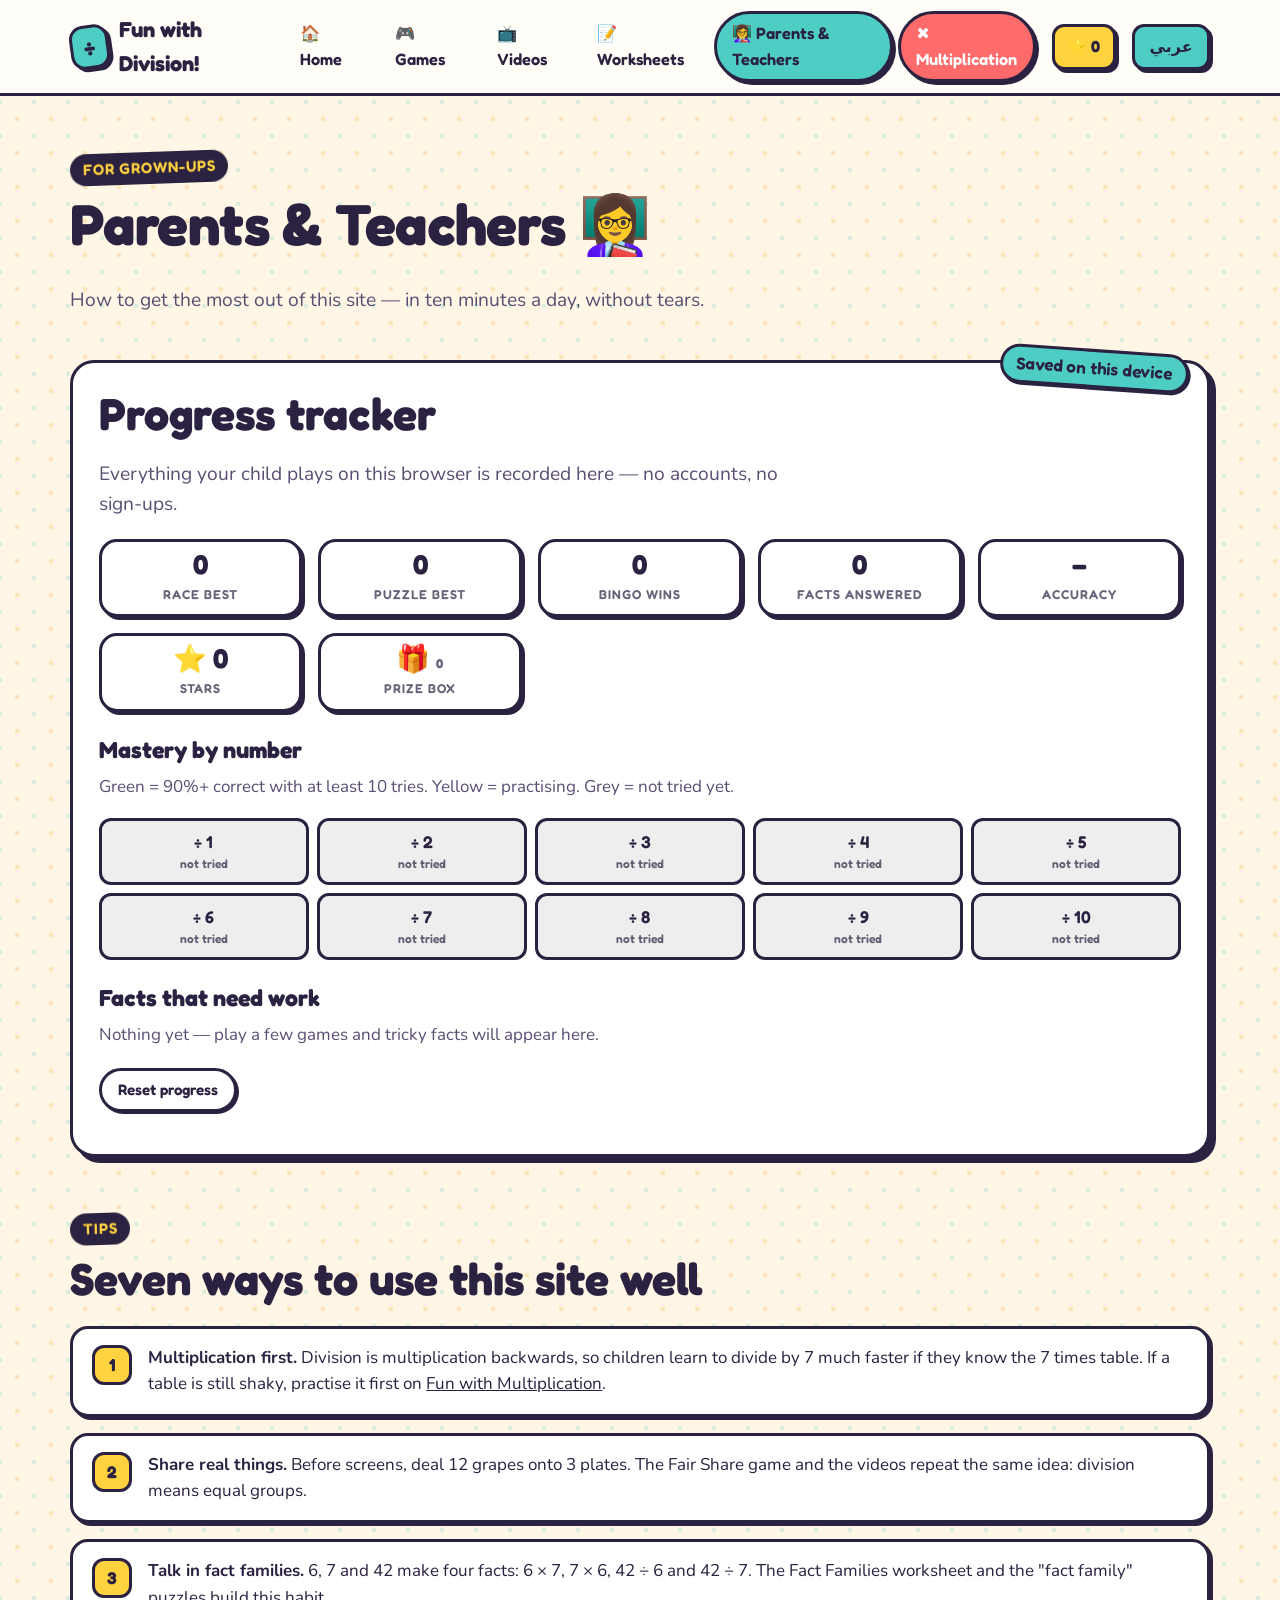
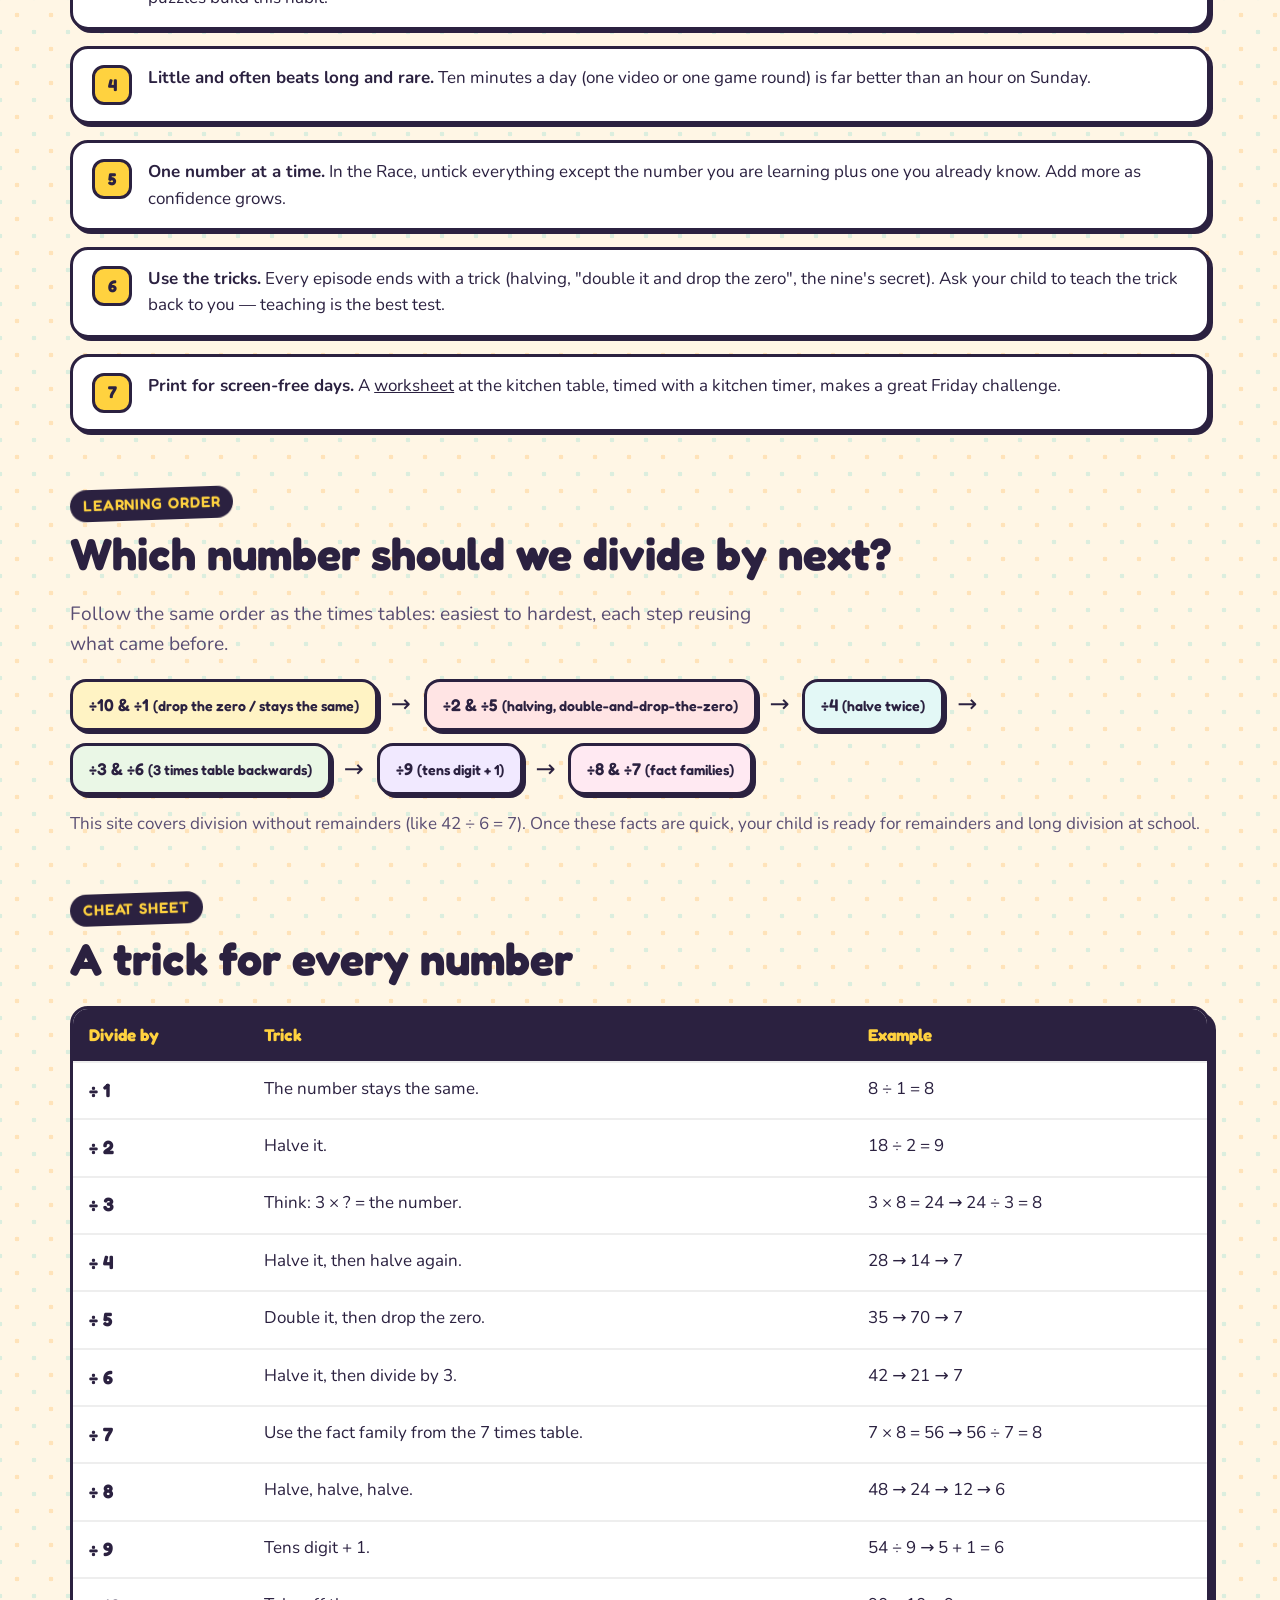
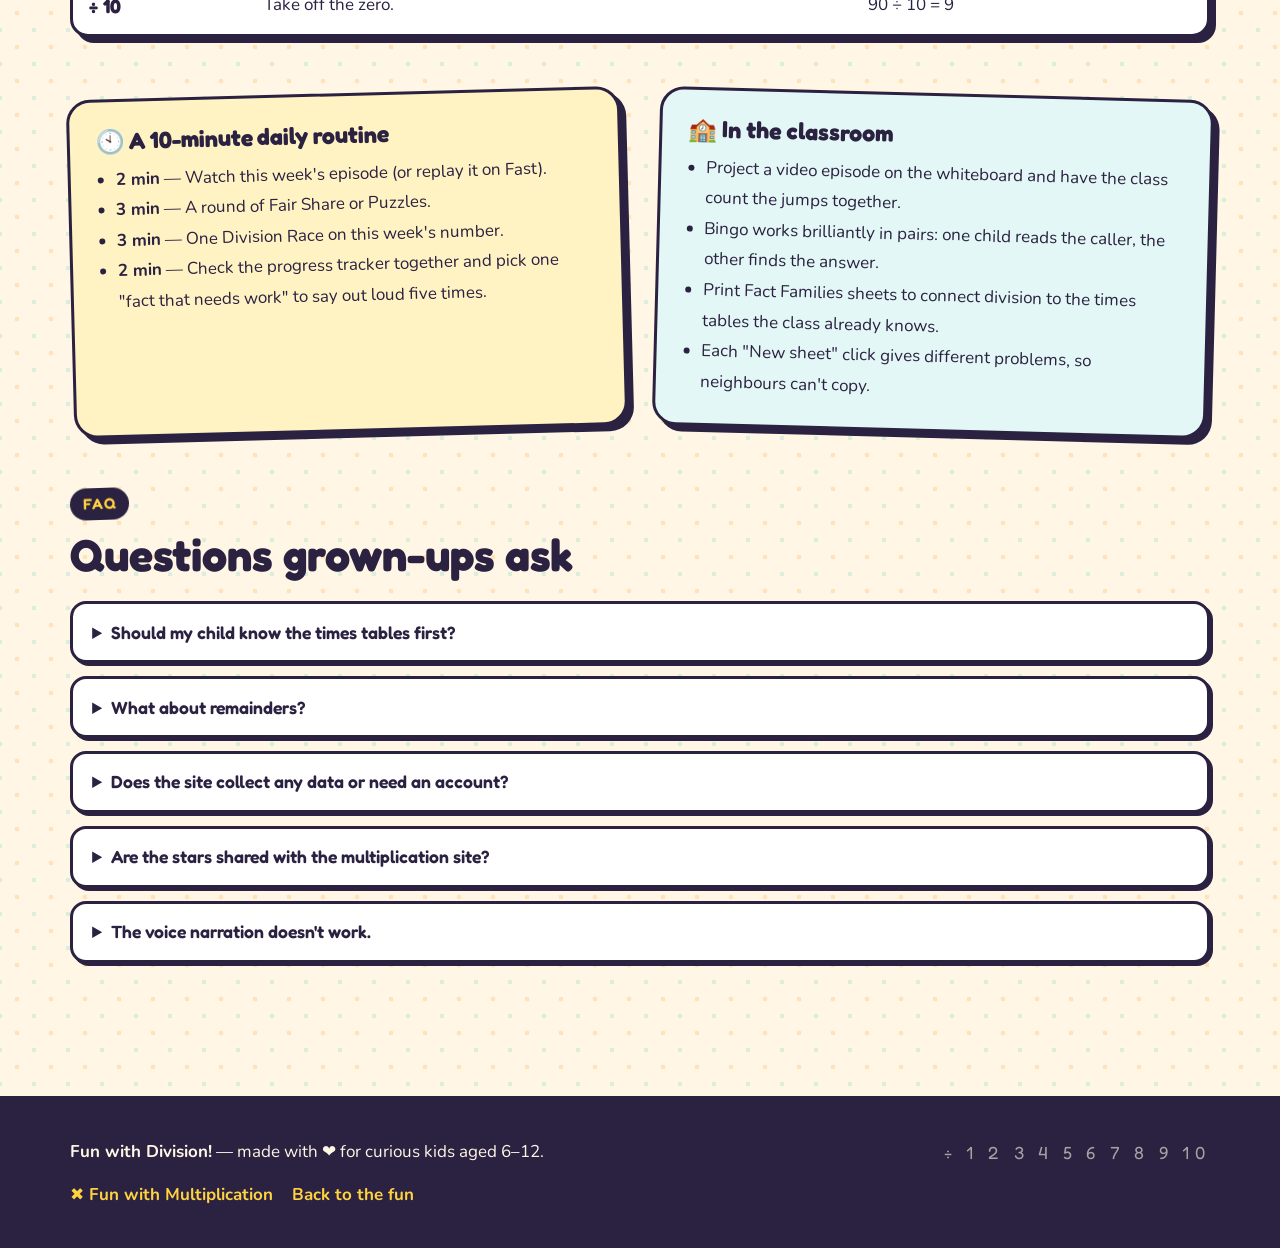
<file: division/parents.html>
<!DOCTYPE html>
<html lang="en">
<head>
  <meta charset="UTF-8">
  <meta name="viewport" content="width=device-width, initial-scale=1.0">
  <title data-i18n="title.parents">Parents &amp; Teachers — Fun with Division!</title>
  <meta name="description" content="Tips for parents and teachers: a suggested learning order for division facts, memory tricks for dividing by 1 to 10, a daily routine and a progress tracker.">
  <link rel="preconnect" href="https://fonts.googleapis.com">
  <link rel="preconnect" href="https://fonts.gstatic.com" crossorigin>
  <link href="https://fonts.googleapis.com/css2?family=Fredoka:wght@400;500;600;700&family=Nunito:wght@400;600;700;800&family=Baloo+Bhaijaan+2:wght@400;500;600;700&family=Cairo:wght@400;600;700;800&display=swap" rel="stylesheet">
  <link rel="stylesheet" href="css/style.css">
  <link rel="icon" href="data:image/svg+xml,%3Csvg xmlns='http://www.w3.org/2000/svg' viewBox='0 0 100 100'%3E%3Crect width='100' height='100' rx='24' fill='%234ECDC4'/%3E%3Ctext x='50' y='74' font-size='70' text-anchor='middle' fill='%232B2140' font-family='sans-serif' font-weight='bold'%3E÷%3C/text%3E%3C/svg%3E">
  <link rel="manifest" href="/manifest.json">
  <meta name="theme-color" content="#4ECDC4">
  <link rel="apple-touch-icon" href="/icons/apple-touch-icon.png">
  <meta name="mobile-web-app-capable" content="yes">
  <meta name="apple-mobile-web-app-capable" content="yes">
  <meta name="apple-mobile-web-app-status-bar-style" content="default">
  <meta name="apple-mobile-web-app-title" content="Fun with Math">
  <script src="js/i18n.js"></script>
</head>
<body>

  <header class="nav">
    <div class="nav-inner">
      <a class="brand" href="index.html"><span class="brand-badge">÷</span> <span data-i18n="brand">Fun with Division!</span></a>
      <ul class="nav-links">
        <li><a href="index.html" data-i18n="nav.home">🏠 Home</a></li>
        <li><a href="games.html" data-i18n="nav.games">🎮 Games</a></li>
        <li><a href="videos.html" data-i18n="nav.videos">📺 Videos</a></li>
        <li><a href="worksheets.html" data-i18n="nav.worksheets">📝 Worksheets</a></li>
        <li><a href="parents.html" data-i18n="nav.parents">👩‍🏫 Parents &amp; Teachers</a></li>
        <li><a class="sister-link" data-sister href="../index.html" data-i18n="nav.sister">✖️ Multiplication</a></li>
      </ul>
      <button class="lang-toggle" type="button" data-lang-toggle title="العربية / English">عربي</button>
      <button class="nav-toggle" aria-label="Open menu" data-i18n-label="nav.menu" aria-expanded="false">☰</button>
    </div>
  </header>

  <main class="section">
    <div class="wrap">
      <div class="section-head reveal">
        <div>
          <span class="eyebrow" data-i18n="p.eyebrow">For grown-ups</span>
          <h1 style="font-size:clamp(2.2rem,5vw,3.6rem)" data-i18n="p.h1">Parents &amp; Teachers 👩‍🏫</h1>
          <p class="lead" data-i18n="p.lead">How to get the most out of this site — in ten minutes a day, without tears.</p>
        </div>
      </div>

      <!-- ================= PROGRESS ================= -->
      <section class="sticker reveal" style="background:#fff; --d:.1s" id="progress">
        <span class="tag" style="background:var(--sky); color:var(--ink)" data-i18n="p.saved">Saved on this device</span>
        <h2 data-i18n="p.tracker">Progress tracker</h2>
        <p class="lead" data-i18n="p.trackerLead">Everything your child plays on this browser is recorded here — no accounts, no sign-ups.</p>
        <div class="progress-cards" style="margin-bottom:1.6rem">
          <div class="stat"><b id="p-race">0</b><span data-i18n="p.raceBest">Race best</span></div>
          <div class="stat"><b id="p-puzzle">0</b><span data-i18n="p.puzzleBest">Puzzle best</span></div>
          <div class="stat"><b id="p-bingo">0</b><span data-i18n="p.bingoWins">Bingo wins</span></div>
          <div class="stat"><b id="p-facts">0</b><span data-i18n="p.facts">Facts answered</span></div>
          <div class="stat"><b id="p-acc">–</b><span data-i18n="p.acc">Accuracy</span></div>
          <div class="stat"><b data-stars>⭐ 0</b><span data-i18n="stat.stars">stars</span></div>
          <div class="stat"><b>🎁 <span data-prize-count>0</span></b><span data-i18n="prize.box">Prize box</span></div>
        </div>
        <h3 data-i18n="p.mastery">Mastery by number</h3>
        <p style="color:var(--ink-soft)" data-i18n="p.legend">Green = 90%+ correct with at least 10 tries. Yellow = practising. Grey = not tried yet.</p>
        <div class="mastery" id="mastery"></div>
        <h3 style="margin-top:1.6rem" data-i18n="p.trouble">Facts that need work</h3>
        <div class="chip-row" id="trouble"></div>
        <p style="margin-top:1.2rem"><button class="btn btn-sm btn-white" id="p-reset" data-i18n="p.reset">Reset progress</button></p>
      </section>

      <!-- ================= TIPS ================= -->
      <section style="margin-top:3.5rem">
        <span class="eyebrow" data-i18n="p.tips.eyebrow">Tips</span>
        <h2 data-i18n="p.tips.h2">Seven ways to use this site well</h2>
        <ol class="tip-list">
          <li><span class="num">1</span><div data-i18n-html="p.tip1"><b>Multiplication first.</b> Division is multiplication backwards, so children learn to divide by 7 much faster if they know the 7 times table. If a table is still shaky, practise it first on <a data-sister href="../index.html" style="text-decoration:underline">Fun with Multiplication</a>.</div></li>
          <li><span class="num">2</span><div data-i18n-html="p.tip2"><b>Share real things.</b> Before screens, deal 12 grapes onto 3 plates. The Fair Share game and the videos repeat the same idea: division means equal groups.</div></li>
          <li><span class="num">3</span><div data-i18n-html="p.tip3"><b>Talk in fact families.</b> 6, 7 and 42 make four facts: 6 × 7, 7 × 6, 42 ÷ 6 and 42 ÷ 7. The Fact Families worksheet and the "fact family" puzzles build this habit.</div></li>
          <li><span class="num">4</span><div data-i18n-html="p.tip4"><b>Little and often beats long and rare.</b> Ten minutes a day (one video or one game round) is far better than an hour on Sunday.</div></li>
          <li><span class="num">5</span><div data-i18n-html="p.tip5"><b>One number at a time.</b> In the Race, untick everything except the number you are learning plus one you already know. Add more as confidence grows.</div></li>
          <li><span class="num">6</span><div data-i18n-html="p.tip6"><b>Use the tricks.</b> Every episode ends with a trick (halving, "double it and drop the zero", the nine's secret). Ask your child to teach the trick back to you — teaching is the best test.</div></li>
          <li><span class="num">7</span><div data-i18n-html="p.tip7"><b>Print for screen-free days.</b> A <a href="worksheets.html" style="text-decoration:underline">worksheet</a> at the kitchen table, timed with a kitchen timer, makes a great Friday challenge.</div></li>
        </ol>
      </section>

      <!-- ================= ORDER ================= -->
      <section style="margin-top:3.5rem">
        <span class="eyebrow" data-i18n="p.order.eyebrow">Learning order</span>
        <h2 data-i18n="p.order.h2">Which number should we divide by next?</h2>
        <p class="lead" data-i18n="p.order.lead">Follow the same order as the times tables: easiest to hardest, each step reusing what came before.</p>
        <div class="order-steps">
          <span class="order-step" style="background:#FFF3C4" data-i18n-html="p.step1">÷10 &amp; ÷1 <small>(drop the zero / stays the same)</small></span><span class="order-arrow">→</span>
          <span class="order-step" style="background:#FFE4E4" data-i18n-html="p.step2">÷2 &amp; ÷5 <small>(halving, double-and-drop-the-zero)</small></span><span class="order-arrow">→</span>
          <span class="order-step" style="background:#E3F8F6" data-i18n-html="p.step3">÷4 <small>(halve twice)</small></span><span class="order-arrow">→</span>
          <span class="order-step" style="background:#EAF7E6" data-i18n-html="p.step4">÷3 &amp; ÷6 <small>(3 times table backwards)</small></span><span class="order-arrow">→</span>
          <span class="order-step" style="background:#F1E9FF" data-i18n-html="p.step5">÷9 <small>(tens digit + 1)</small></span><span class="order-arrow">→</span>
          <span class="order-step" style="background:#FFE9F2" data-i18n-html="p.step6">÷8 &amp; ÷7 <small>(fact families)</small></span>
        </div>
        <p style="margin-top:1rem; color:var(--ink-soft)" data-i18n="p.order.note">This site covers division without remainders (like 42 ÷ 6 = 7). Once these facts are quick, your child is ready for remainders and long division at school.</p>
      </section>

      <!-- ================= TRICKS ================= -->
      <section style="margin-top:3.5rem">
        <span class="eyebrow" data-i18n="p.tricks.eyebrow">Cheat sheet</span>
        <h2 data-i18n="p.tricks.h2">A trick for every number</h2>
        <table class="tricks-table">
          <thead><tr><th data-i18n="p.th.table">Divide by</th><th data-i18n="p.th.trick">Trick</th><th data-i18n="p.th.example">Example</th></tr></thead>
          <tbody>
            <tr><td>÷ 1</td><td data-i18n="p.trick1">The number stays the same.</td><td class="math">8 ÷ 1 = 8</td></tr>
            <tr><td>÷ 2</td><td data-i18n="p.trick2">Halve it.</td><td class="math">18 ÷ 2 = 9</td></tr>
            <tr><td>÷ 3</td><td data-i18n="p.trick3">Think: 3 × ? = the number.</td><td class="math">3 × 8 = 24 → 24 ÷ 3 = 8</td></tr>
            <tr><td>÷ 4</td><td data-i18n="p.trick4">Halve it, then halve again.</td><td class="math">28 → 14 → 7</td></tr>
            <tr><td>÷ 5</td><td data-i18n="p.trick5">Double it, then drop the zero.</td><td class="math">35 → 70 → 7</td></tr>
            <tr><td>÷ 6</td><td data-i18n="p.trick6">Halve it, then divide by 3.</td><td class="math">42 → 21 → 7</td></tr>
            <tr><td>÷ 7</td><td data-i18n="p.trick7">Use the fact family from the 7 times table.</td><td class="math">7 × 8 = 56 → 56 ÷ 7 = 8</td></tr>
            <tr><td>÷ 8</td><td data-i18n="p.trick8">Halve, halve, halve.</td><td class="math">48 → 24 → 12 → 6</td></tr>
            <tr><td>÷ 9</td><td data-i18n="p.trick9">Tens digit + 1.</td><td class="math">54 ÷ 9 → 5 + 1 = 6</td></tr>
            <tr><td>÷ 10</td><td data-i18n="p.trick10">Take off the zero.</td><td class="math">90 ÷ 10 = 9</td></tr>
          </tbody>
        </table>
      </section>

      <!-- ================= ROUTINE ================= -->
      <section style="margin-top:3.5rem" class="grid-2">
        <div class="sticker tilt-l" style="background:#FFF3C4">
          <h3 data-i18n="p.routine.h3">🕙 A 10-minute daily routine</h3>
          <ul style="padding-inline-start:1.2rem; margin:0; line-height:1.8">
            <li data-i18n-html="p.r1"><b>2 min</b> — Watch this week's episode (or replay it on Fast).</li>
            <li data-i18n-html="p.r2"><b>3 min</b> — A round of Fair Share or Puzzles.</li>
            <li data-i18n-html="p.r3"><b>3 min</b> — One Division Race on this week's number.</li>
            <li data-i18n-html="p.r4"><b>2 min</b> — Check the progress tracker together and pick one "fact that needs work" to say out loud five times.</li>
          </ul>
        </div>
        <div class="sticker tilt-r" style="background:#E3F8F6">
          <h3 data-i18n="p.class.h3">🏫 In the classroom</h3>
          <ul style="padding-inline-start:1.2rem; margin:0; line-height:1.8">
            <li data-i18n="p.c1">Project a video episode on the whiteboard and have the class count the jumps together.</li>
            <li data-i18n="p.c2">Bingo works brilliantly in pairs: one child reads the caller, the other finds the answer.</li>
            <li data-i18n="p.c3">Print Fact Families sheets to connect division to the times tables the class already knows.</li>
            <li data-i18n="p.c4">Each "New sheet" click gives different problems, so neighbours can't copy.</li>
          </ul>
        </div>
      </section>

      <!-- ================= FAQ ================= -->
      <section style="margin-top:3.5rem">
        <span class="eyebrow" data-i18n="p.faq.eyebrow">FAQ</span>
        <h2 data-i18n="p.faq.h2">Questions grown-ups ask</h2>
        <details class="faq"><summary data-i18n="p.q1">Should my child know the times tables first?</summary><p style="margin:.6rem 0 0" data-i18n="p.a1">It helps a lot. They don't need to be fast, but every division fact is a multiplication fact backwards. Our sister site, Fun with Multiplication, works exactly the same way.</p></details>
        <details class="faq"><summary data-i18n="p.q2">What about remainders?</summary><p style="margin:.6rem 0 0" data-i18n="p.a2">Every problem here divides exactly, on purpose — these are the "facts" that make remainders and long division easy later.</p></details>
        <details class="faq"><summary data-i18n="p.q3">Does the site collect any data or need an account?</summary><p style="margin:.6rem 0 0" data-i18n="p.a3">No. Scores and progress are saved only in this browser. Clearing your browser data, or pressing "Reset progress" above, wipes it. Nothing is sent anywhere.</p></details>
        <details class="faq"><summary data-i18n="p.q4">Are the stars shared with the multiplication site?</summary><p style="margin:.6rem 0 0" data-i18n="p.a4">No — each site has its own prize box, with different stickers and trophies, so there's always something new to collect.</p></details>
        <details class="faq"><summary data-i18n="p.q5">The voice narration doesn't work.</summary><p style="margin:.6rem 0 0" data-i18n="p.a5">Narration uses your browser's built-in speech (no downloads). For Arabic narration, your device needs an Arabic voice installed.</p></details>
      </section>
    </div>
  </main>

  <footer class="footer">
    <div class="wrap footer-inner">
      <div data-i18n-html="footer.made"><b>Fun with Division!</b> — made with ❤️ for curious kids aged 6–12.</div>
      <div class="nums">÷ 1 2 3 4 5 6 7 8 9 10</div>
      <div style="display:flex; gap:1.2rem; flex-wrap:wrap"><a data-sister href="../index.html" data-i18n="footer.sister">✖️ Fun with Multiplication</a><a href="index.html" data-i18n="footer.back">Back to the fun</a></div>
    </div>
  </footer>

  <script src="js/main.js"></script>
  <script src="js/parents.js"></script>
</body>
</html>
</file>
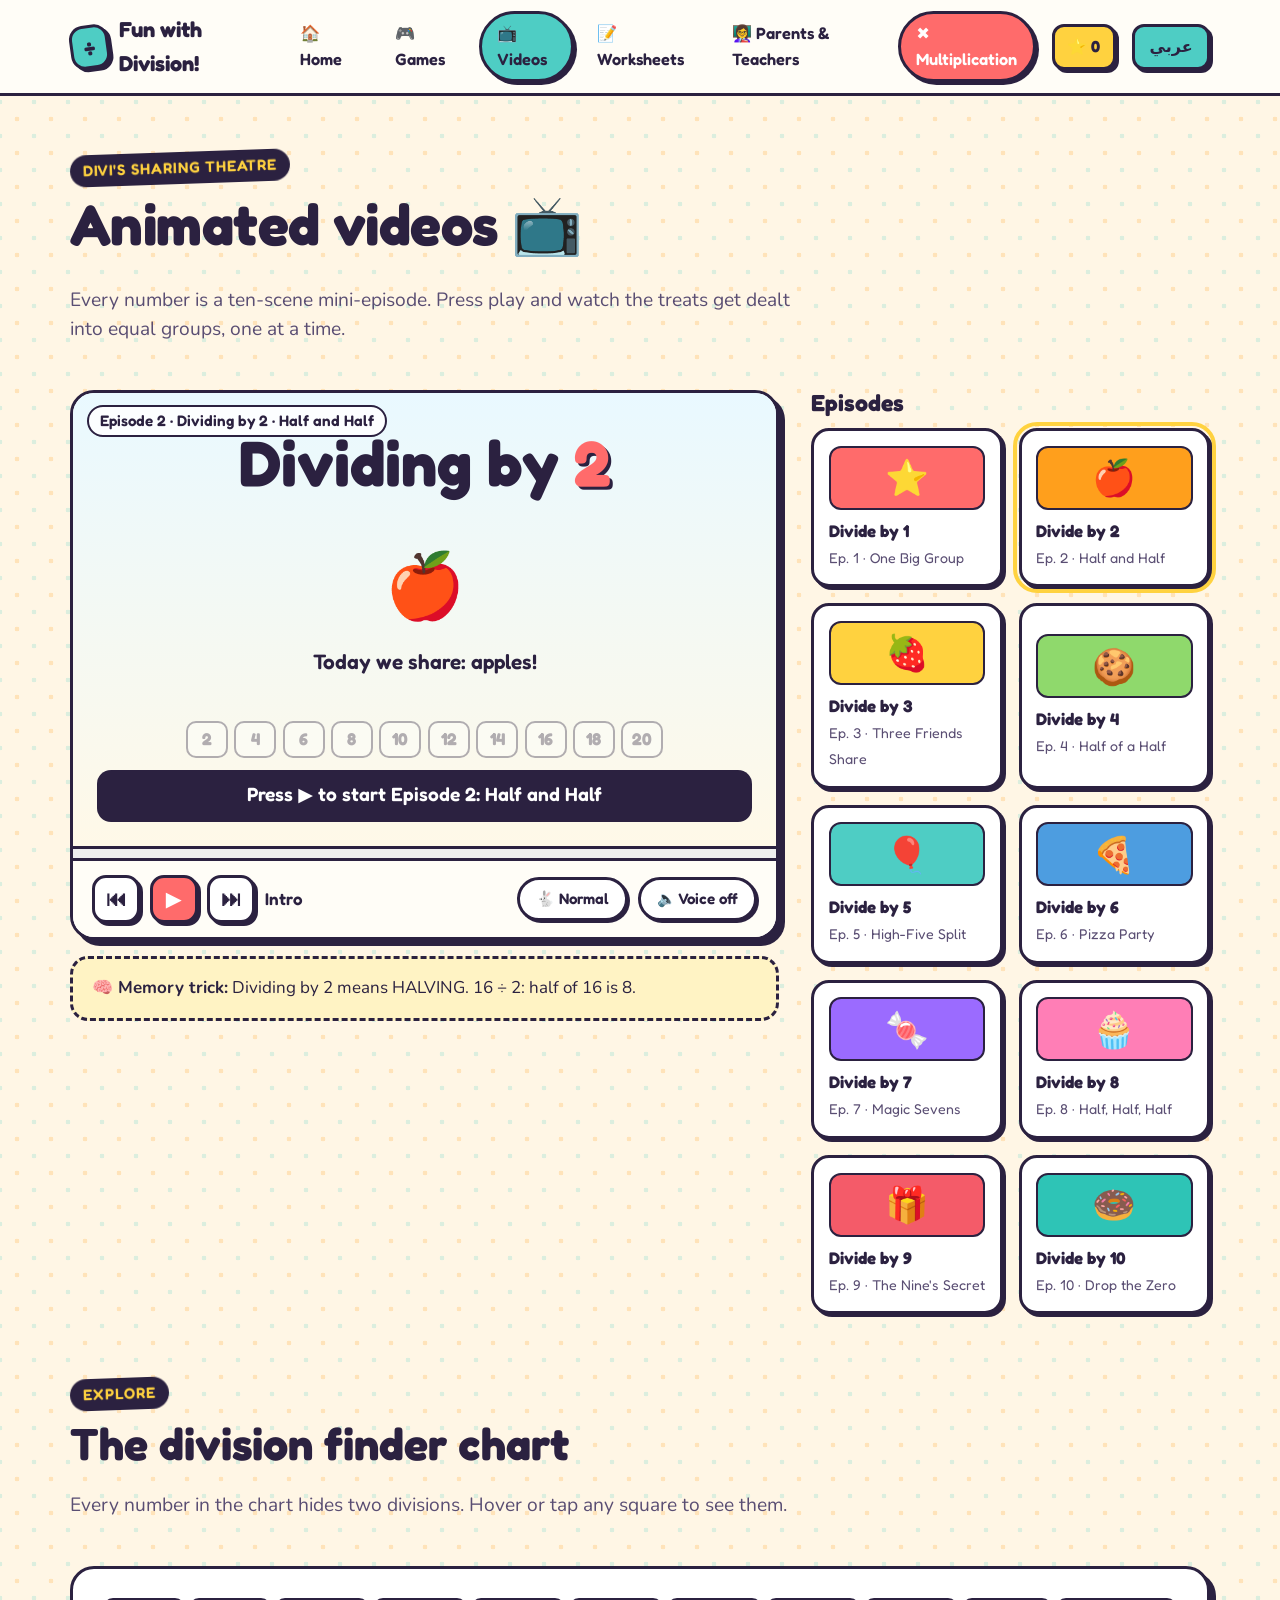
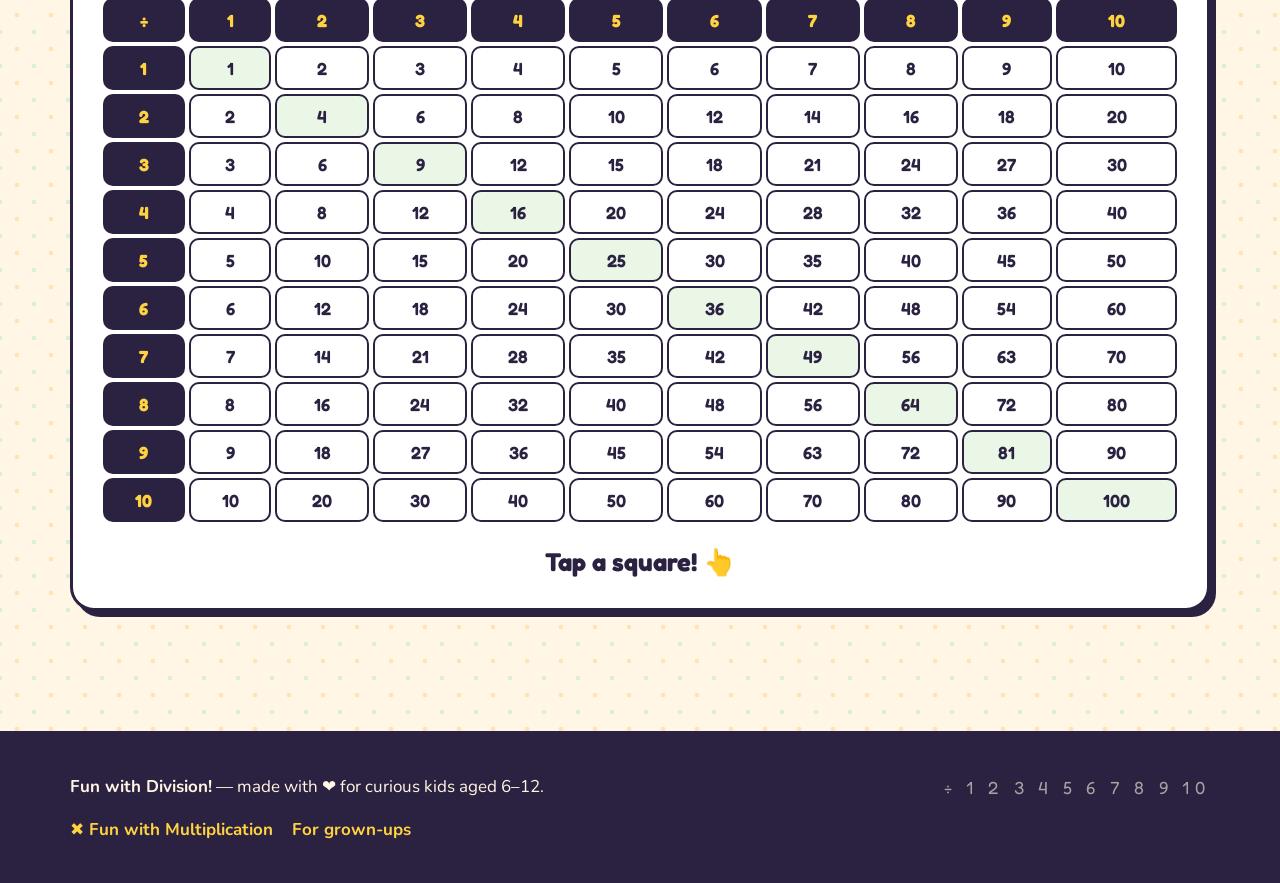
<file: division/videos.html>
<!DOCTYPE html>
<html lang="en">
<head>
  <meta charset="UTF-8">
  <meta name="viewport" content="width=device-width, initial-scale=1.0">
  <title data-i18n="title.videos">Animated Videos — Fun with Division!</title>
  <meta name="description" content="Ten animated mini-episodes, one for dividing by each number from 1 to 10, showing treats shared into equal groups, with a read-aloud narrator and memory tricks.">
  <link rel="preconnect" href="https://fonts.googleapis.com">
  <link rel="preconnect" href="https://fonts.gstatic.com" crossorigin>
  <link href="https://fonts.googleapis.com/css2?family=Fredoka:wght@400;500;600;700&family=Nunito:wght@400;600;700;800&family=Baloo+Bhaijaan+2:wght@400;500;600;700&family=Cairo:wght@400;600;700;800&display=swap" rel="stylesheet">
  <link rel="stylesheet" href="css/style.css">
  <link rel="icon" href="data:image/svg+xml,%3Csvg xmlns='http://www.w3.org/2000/svg' viewBox='0 0 100 100'%3E%3Crect width='100' height='100' rx='24' fill='%234ECDC4'/%3E%3Ctext x='50' y='74' font-size='70' text-anchor='middle' fill='%232B2140' font-family='sans-serif' font-weight='bold'%3E÷%3C/text%3E%3C/svg%3E">
  <link rel="manifest" href="/manifest.json">
  <meta name="theme-color" content="#4ECDC4">
  <link rel="apple-touch-icon" href="/icons/apple-touch-icon.png">
  <meta name="mobile-web-app-capable" content="yes">
  <meta name="apple-mobile-web-app-capable" content="yes">
  <meta name="apple-mobile-web-app-status-bar-style" content="default">
  <meta name="apple-mobile-web-app-title" content="Fun with Math">
  <script src="js/i18n.js"></script>
</head>
<body>

  <header class="nav">
    <div class="nav-inner">
      <a class="brand" href="index.html"><span class="brand-badge">÷</span> <span data-i18n="brand">Fun with Division!</span></a>
      <ul class="nav-links">
        <li><a href="index.html" data-i18n="nav.home">🏠 Home</a></li>
        <li><a href="games.html" data-i18n="nav.games">🎮 Games</a></li>
        <li><a href="videos.html" data-i18n="nav.videos">📺 Videos</a></li>
        <li><a href="worksheets.html" data-i18n="nav.worksheets">📝 Worksheets</a></li>
        <li><a href="parents.html" data-i18n="nav.parents">👩‍🏫 Parents &amp; Teachers</a></li>
        <li><a class="sister-link" data-sister href="../index.html" data-i18n="nav.sister">✖️ Multiplication</a></li>
      </ul>
      <button class="lang-toggle" type="button" data-lang-toggle title="العربية / English">عربي</button>
      <button class="nav-toggle" aria-label="Open menu" data-i18n-label="nav.menu" aria-expanded="false">☰</button>
    </div>
  </header>

  <main class="section">
    <div class="wrap">
      <div class="section-head reveal">
        <div>
          <span class="eyebrow" data-i18n="videos.eyebrow">Divi's Sharing Theatre</span>
          <h1 style="font-size:clamp(2.2rem,5vw,3.6rem)" data-i18n="videos.h1">Animated videos 📺</h1>
          <p class="lead" data-i18n="videos.lead">Every number is a ten-scene mini-episode. Press play and watch the treats get dealt into equal groups, one at a time.</p>
        </div>
      </div>

      <div class="player-layout reveal" style="--d:.1s" id="player-layout">
        <div>
          <div class="player">
            <div class="player-stage" id="stage">
              <span class="stage-title" id="stage-title">Episode 2 · Dividing by 2</span>
              <div class="stage-eq" id="stage-eq">2 ÷ 2 = <span class="ans">1</span></div>
              <div class="stage-rows" id="stage-rows"></div>
              <div class="skip-strip" id="skip-strip"></div>
              <div class="stage-caption" id="stage-caption" data-i18n="videos.press">Press ▶ to start!</div>
            </div>
            <div class="progress" id="progress" title="Jump to a scene" data-i18n-title="ctrl.jump"><div class="progress-fill" id="progress-fill" style="width:0%"></div></div>
            <div class="player-controls">
              <button class="btn btn-icon btn-white" id="btn-prev" title="Previous scene" data-i18n-title="ctrl.prev">⏮</button>
              <button class="btn btn-icon btn-coral" id="btn-play" title="Play / pause" data-i18n-title="ctrl.play">▶</button>
              <button class="btn btn-icon btn-white" id="btn-next" title="Next scene" data-i18n-title="ctrl.next">⏭</button>
              <span style="font-family:var(--display); font-weight:600" id="scene-label">Scene 1 / 10</span>
              <span class="spacer"></span>
              <button class="btn btn-sm btn-white" id="btn-speed" title="Playback speed" data-i18n-title="ctrl.speed">🐢 Slow</button>
              <button class="btn btn-sm btn-white" id="btn-voice" title="Read the captions out loud" data-i18n-title="ctrl.voice">🔈 Voice off</button>
            </div>
          </div>
          <div class="trick-box" id="trick-box"><b data-i18n="trick.label">🧠 Memory trick:</b> <span id="trick-text"></span></div>
        </div>

        <aside>
          <h3 style="margin-bottom:.8rem" data-i18n="episodes.h3">Episodes</h3>
          <div class="episodes" id="episodes"></div>
        </aside>
      </div>

      <!-- ================= CHART ================= -->
      <section style="margin-top:4rem" id="chart">
        <div class="section-head">
          <div>
            <span class="eyebrow" data-i18n="chart.eyebrow">Explore</span>
            <h2 data-i18n="chart.h2">The division finder chart</h2>
            <p class="lead" data-i18n="chart.lead">Every number in the chart hides two divisions. Hover or tap any square to see them.</p>
          </div>
        </div>
        <div class="sticker" style="background:#fff; overflow-x:auto">
          <table class="mchart" id="mchart"></table>
          <div class="chart-readout" id="chart-readout" data-i18n="chart.readout">Tap a square! 👆</div>
        </div>
      </section>
    </div>
  </main>

  <footer class="footer">
    <div class="wrap footer-inner">
      <div data-i18n-html="footer.made"><b>Fun with Division!</b> — made with ❤️ for curious kids aged 6–12.</div>
      <div class="nums">÷ 1 2 3 4 5 6 7 8 9 10</div>
      <div style="display:flex; gap:1.2rem; flex-wrap:wrap"><a data-sister href="../index.html" data-i18n="footer.sister">✖️ Fun with Multiplication</a><a href="parents.html" data-i18n="footer.grownups">For grown-ups</a></div>
    </div>
  </footer>

  <script src="js/main.js"></script>
  <script src="js/videos.js"></script>
</body>
</html>
</file>
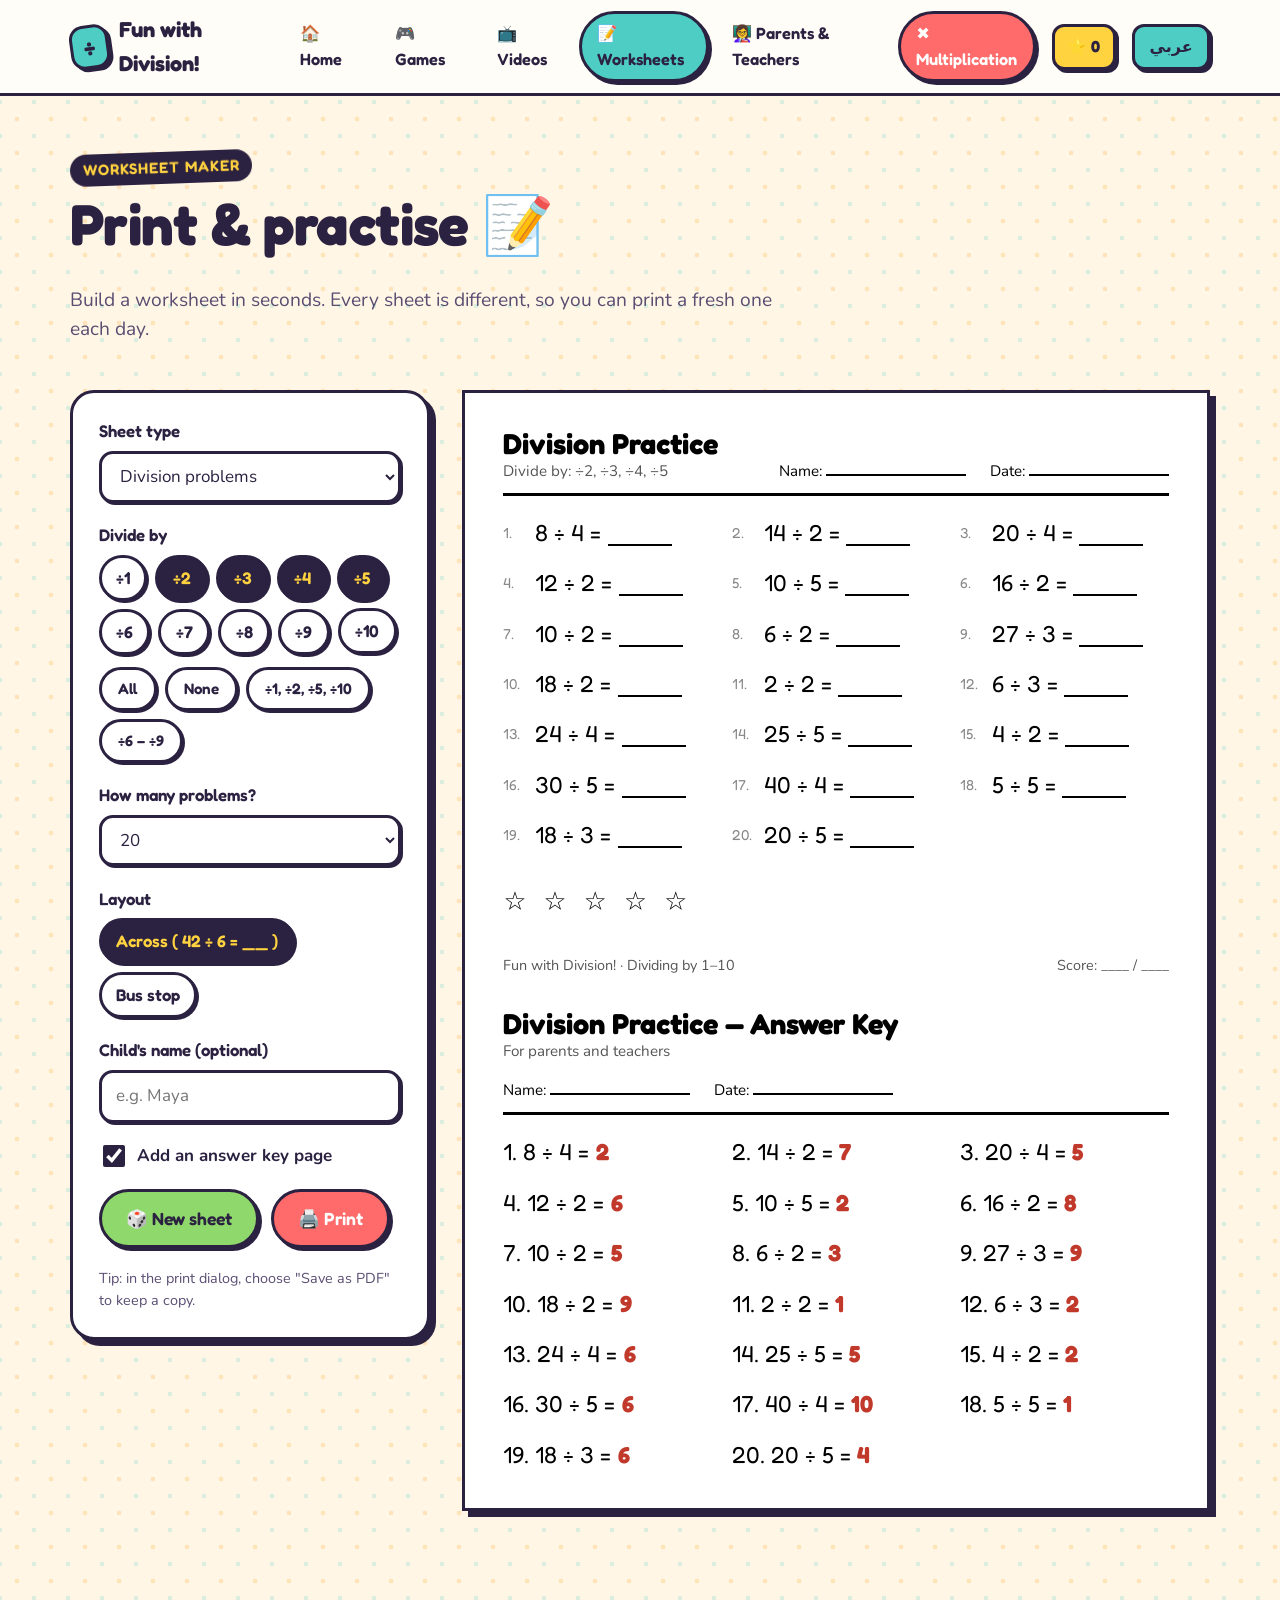
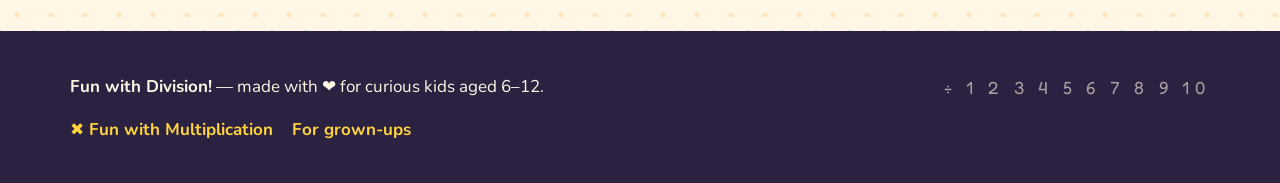
<file: division/worksheets.html>
<!DOCTYPE html>
<html lang="en">
<head>
  <meta charset="UTF-8">
  <meta name="viewport" content="width=device-width, initial-scale=1.0">
  <title data-i18n="title.worksheets">Printable Worksheets — Fun with Division!</title>
  <meta name="description" content="Generate and print division worksheets for dividing by 1 to 10: practice problems, bus-stop layout, missing numbers and fact families, with answer keys.">
  <link rel="preconnect" href="https://fonts.googleapis.com">
  <link rel="preconnect" href="https://fonts.gstatic.com" crossorigin>
  <link href="https://fonts.googleapis.com/css2?family=Fredoka:wght@400;500;600;700&family=Nunito:wght@400;600;700;800&family=Baloo+Bhaijaan+2:wght@400;500;600;700&family=Cairo:wght@400;600;700;800&display=swap" rel="stylesheet">
  <link rel="stylesheet" href="css/style.css">
  <link rel="icon" href="data:image/svg+xml,%3Csvg xmlns='http://www.w3.org/2000/svg' viewBox='0 0 100 100'%3E%3Crect width='100' height='100' rx='24' fill='%234ECDC4'/%3E%3Ctext x='50' y='74' font-size='70' text-anchor='middle' fill='%232B2140' font-family='sans-serif' font-weight='bold'%3E÷%3C/text%3E%3C/svg%3E">
  <link rel="manifest" href="/manifest.json">
  <meta name="theme-color" content="#4ECDC4">
  <link rel="apple-touch-icon" href="/icons/apple-touch-icon.png">
  <meta name="mobile-web-app-capable" content="yes">
  <meta name="apple-mobile-web-app-capable" content="yes">
  <meta name="apple-mobile-web-app-status-bar-style" content="default">
  <meta name="apple-mobile-web-app-title" content="Fun with Math">
  <script src="js/i18n.js"></script>
</head>
<body>

  <header class="nav no-print">
    <div class="nav-inner">
      <a class="brand" href="index.html"><span class="brand-badge">÷</span> <span data-i18n="brand">Fun with Division!</span></a>
      <ul class="nav-links">
        <li><a href="index.html" data-i18n="nav.home">🏠 Home</a></li>
        <li><a href="games.html" data-i18n="nav.games">🎮 Games</a></li>
        <li><a href="videos.html" data-i18n="nav.videos">📺 Videos</a></li>
        <li><a href="worksheets.html" data-i18n="nav.worksheets">📝 Worksheets</a></li>
        <li><a href="parents.html" data-i18n="nav.parents">👩‍🏫 Parents &amp; Teachers</a></li>
        <li><a class="sister-link" data-sister href="../index.html" data-i18n="nav.sister">✖️ Multiplication</a></li>
      </ul>
      <button class="lang-toggle" type="button" data-lang-toggle title="العربية / English">عربي</button>
      <button class="nav-toggle" aria-label="Open menu" data-i18n-label="nav.menu" aria-expanded="false">☰</button>
    </div>
  </header>

  <main class="section">
    <div class="wrap">
      <div class="section-head reveal no-print">
        <div>
          <span class="eyebrow" data-i18n="ws.eyebrow">Worksheet maker</span>
          <h1 style="font-size:clamp(2.2rem,5vw,3.6rem)" data-i18n="ws.h1">Print &amp; practise 📝</h1>
          <p class="lead" data-i18n="ws.lead">Build a worksheet in seconds. Every sheet is different, so you can print a fresh one each day.</p>
        </div>
      </div>

      <div class="ws-layout">
        <!-- ================= CONTROLS ================= -->
        <form class="sticker no-print reveal" id="ws-form" style="background:#fff; display:grid; gap:1.2rem">
          <div class="field">
            <span class="field-label" data-i18n="ws.type">Sheet type</span>
            <select id="ws-type">
              <option value="problems" data-i18n="ws.type.problems">Division problems</option>
              <option value="missing" data-i18n="ws.type.missing">Missing number puzzles</option>
              <option value="family" data-i18n="ws.type.family">Fact families</option>
              <option value="chart" data-i18n="ws.type.chart">Division finder chart (reference)</option>
            </select>
          </div>

          <div class="field" id="f-tables">
            <span class="field-label" data-i18n="ws.tablesLabel">Divide by</span>
            <div class="chip-row" id="ws-tables"></div>
            <div style="display:flex; gap:.5rem; flex-wrap:wrap; margin-top:.4rem">
              <button type="button" class="btn btn-sm btn-white" data-ws-preset="all" data-i18n="ws.all">All</button>
              <button type="button" class="btn btn-sm btn-white" data-ws-preset="none" data-i18n="ws.none">None</button>
              <button type="button" class="btn btn-sm btn-white" data-ws-preset="easy">÷1, ÷2, ÷5, ÷10</button>
              <button type="button" class="btn btn-sm btn-white" data-ws-preset="hard">÷6 – ÷9</button>
            </div>
          </div>

          <div class="field" id="f-count">
            <label for="ws-count" data-i18n="ws.count">How many problems?</label>
            <select id="ws-count">
              <option value="12" data-i18n="ws.count12">12 (quick)</option>
              <option value="20" selected>20</option>
              <option value="30">30</option>
              <option value="40" data-i18n="ws.count40">40 (challenge)</option>
            </select>
          </div>

          <div class="field" id="f-layout">
            <span class="field-label" data-i18n="ws.layout">Layout</span>
            <div class="chip-row">
              <button type="button" class="chip" id="ws-layout-h" aria-pressed="true" data-i18n="ws.layoutH">Across ( 42 ÷ 6 = __ )</button>
              <button type="button" class="chip" id="ws-layout-v" aria-pressed="false" data-i18n="ws.layoutV">Bus stop</button>
            </div>
          </div>

          <div class="field">
            <label for="ws-name" data-i18n="ws.childName">Child's name (optional)</label>
            <input type="text" id="ws-name" placeholder="e.g. Maya" data-i18n-placeholder="ws.namePh" maxlength="30">
          </div>

          <label class="check" id="f-key"><input type="checkbox" id="ws-key" checked> <span data-i18n="ws.addKey">Add an answer key page</span></label>

          <div style="display:flex; gap:.8rem; flex-wrap:wrap">
            <button type="button" class="btn btn-lime" id="ws-generate" data-i18n="ws.generate">🎲 New sheet</button>
            <button type="button" class="btn btn-coral" id="ws-print" data-i18n="ws.print">🖨️ Print</button>
          </div>
          <p style="margin:0; font-size:.9rem; color:var(--ink-soft)" data-i18n="ws.tip">Tip: in the print dialog, choose "Save as PDF" to keep a copy.</p>
        </form>

        <!-- ================= PREVIEW ================= -->
        <div class="sheet reveal" id="sheet" style="--d:.1s"></div>
      </div>
    </div>
  </main>

  <footer class="footer no-print">
    <div class="wrap footer-inner">
      <div data-i18n-html="footer.made"><b>Fun with Division!</b> — made with ❤️ for curious kids aged 6–12.</div>
      <div class="nums">÷ 1 2 3 4 5 6 7 8 9 10</div>
      <div style="display:flex; gap:1.2rem; flex-wrap:wrap"><a data-sister href="../index.html" data-i18n="footer.sister">✖️ Fun with Multiplication</a><a href="parents.html" data-i18n="footer.grownups">For grown-ups</a></div>
    </div>
  </footer>

  <script src="js/main.js"></script>
  <script src="js/worksheets.js"></script>
</body>
</html>
</file>
<file: css/style.css>
/* =========================================================
   Fun with Multiplication! — shared styles
   Aesthetic: bright "sticker book" — thick ink outlines,
   offset shadows, candy colours on warm cream paper.
   ========================================================= */

:root {
  --cream: #FFF6E5;
  --paper: #FFFDF7;
  --ink: #2B2140;
  --ink-soft: #5A4E73;
  --sun: #FFD23F;
  --coral: #FF6B6B;
  --sky: #4ECDC4;
  --grape: #9B6BFF;
  --lime: #8FD96C;
  --tangerine: #FF9F1C;
  --pink: #FF7EB6;
  --blue: #4D9DE0;

  --radius: 24px;
  --radius-sm: 14px;
  --shadow: 6px 6px 0 var(--ink);
  --shadow-sm: 3px 3px 0 var(--ink);

  --display: 'Fredoka', 'Baloo 2', 'Comic Sans MS', system-ui, sans-serif;
  --body: 'Nunito', 'Segoe UI', system-ui, sans-serif;

  /* per-number colours, used by table chips, chart, episodes */
  --n1: #FF6B6B; --n2: #FF9F1C; --n3: #FFD23F; --n4: #8FD96C; --n5: #4ECDC4;
  --n6: #4D9DE0; --n7: #9B6BFF; --n8: #FF7EB6; --n9: #F45B69; --n10: #2EC4B6;
}

*, *::before, *::after { box-sizing: border-box; }
html { scroll-behavior: smooth; }
body {
  margin: 0;
  font-family: var(--body);
  color: var(--ink);
  background-color: var(--cream);
  background-image:
    radial-gradient(rgba(255, 159, 28, .22) 2.2px, transparent 2.6px),
    radial-gradient(rgba(78, 205, 196, .20) 2.2px, transparent 2.6px);
  background-size: 34px 34px, 34px 34px;
  background-position: 0 0, 17px 17px;
  line-height: 1.55;
  font-size: 17px;
  -webkit-font-smoothing: antialiased;
}
h1, h2, h3, h4 { font-family: var(--display); line-height: 1.1; margin: 0 0 .5em; font-weight: 700; }
h1 { font-size: clamp(2.4rem, 6vw, 4.6rem); letter-spacing: -.01em; }
h2 { font-size: clamp(1.8rem, 4vw, 2.8rem); }
h3 { font-size: 1.45rem; }
p { margin: 0 0 1em; }
a { color: inherit; text-decoration: none; }
img, svg { max-width: 100%; display: block; }
button { font: inherit; color: inherit; cursor: pointer; }
input, select { font: inherit; color: inherit; }
.sr-only { position: absolute; width: 1px; height: 1px; overflow: hidden; clip: rect(0 0 0 0); white-space: nowrap; }

.wrap { max-width: 1180px; margin: 0 auto; padding: 0 1.25rem; }
.section { padding: 3.5rem 0; }
.section-head { display: flex; align-items: flex-end; justify-content: space-between; gap: 1rem; flex-wrap: wrap; margin-bottom: 1.6rem; }
.eyebrow {
  display: inline-block; font-family: var(--display); font-weight: 600; font-size: .95rem;
  letter-spacing: .06em; text-transform: uppercase; background: var(--ink); color: var(--sun);
  padding: .25rem .8rem; border-radius: 999px; transform: rotate(-2deg); margin-bottom: .6rem;
}
.lead { font-size: 1.2rem; color: var(--ink-soft); max-width: 60ch; }

/* ---------- Nav ---------- */
.nav { position: sticky; top: 0; z-index: 50; background: var(--paper); border-bottom: 3px solid var(--ink); }
.nav-inner { max-width: 1180px; margin: 0 auto; padding: .7rem 1.25rem; display: flex; align-items: center; gap: 1rem; position: relative; }
.brand { font-family: var(--display); font-weight: 700; font-size: 1.35rem; display: flex; align-items: center; gap: .6rem; }
.brand-badge {
  width: 44px; height: 44px; border-radius: 14px; background: var(--coral); border: 3px solid var(--ink);
  display: grid; place-items: center; font-size: 1.5rem; color: #fff; box-shadow: var(--shadow-sm);
  transform: rotate(-8deg); transition: transform .3s;
}
.brand:hover .brand-badge { transform: rotate(8deg) scale(1.05); }
.nav-links { display: flex; gap: .3rem; margin-inline-start: auto; list-style: none; padding: 0; margin-top: 0; margin-bottom: 0; }
.nav-links a {
  font-family: var(--display); font-weight: 600; font-size: 1.02rem; padding: .45rem .95rem; border-radius: 999px;
  border: 3px solid transparent; display: flex; align-items: center; gap: .4rem; transition: all .15s;
}
.nav-links a:hover { background: var(--paper); border-color: var(--ink); transform: translate(-2px, -2px); box-shadow: var(--shadow-sm); }
.nav-links a.active { background: var(--sun); border-color: var(--ink); box-shadow: var(--shadow-sm); }
.nav-toggle {
  display: none; width: 46px; height: 46px; border-radius: 12px; border: 3px solid var(--ink);
  background: var(--sun); box-shadow: var(--shadow-sm); font-size: 1.4rem; place-items: center;
}
@media (max-width: 960px) {
  .nav-toggle { display: grid; }
  .nav-links {
    display: none; position: absolute; top: 100%; left: 0; right: 0; flex-direction: column; gap: .5rem;
    background: var(--paper); border-bottom: 3px solid var(--ink); padding: 1rem 1.25rem 1.25rem; margin: 0;
  }
  .nav-links.open { display: flex; }
  .nav-links a { border-color: var(--ink); background: #fff; }
}

/* ---------- Buttons ---------- */
.btn {
  display: inline-flex; align-items: center; justify-content: center; gap: .5rem;
  font-family: var(--display); font-weight: 600; font-size: 1.1rem; padding: .8rem 1.5rem;
  border-radius: 999px; border: 3px solid var(--ink); background: var(--sun); color: var(--ink);
  box-shadow: var(--shadow-sm); transition: transform .12s, box-shadow .12s; text-decoration: none; user-select: none;
}
.btn:hover { transform: translate(-2px, -2px); box-shadow: 5px 5px 0 var(--ink); }
.btn:active { transform: translate(2px, 2px); box-shadow: 1px 1px 0 var(--ink); }
.btn:disabled { opacity: .5; cursor: not-allowed; transform: none; box-shadow: var(--shadow-sm); }
.btn-coral { background: var(--coral); color: #fff; }
.btn-sky { background: var(--sky); }
.btn-grape { background: var(--grape); color: #fff; }
.btn-lime { background: var(--lime); }
.btn-white { background: #fff; }
.btn-lg { font-size: 1.35rem; padding: 1rem 2rem; }
.btn-sm { font-size: .95rem; padding: .45rem 1rem; box-shadow: 2px 2px 0 var(--ink); }
.btn-icon { width: 48px; height: 48px; padding: 0; border-radius: 14px; font-size: 1.3rem; }

/* ---------- Sticker cards ---------- */
.sticker {
  background: var(--paper); border: 3px solid var(--ink); border-radius: var(--radius); box-shadow: var(--shadow);
  padding: 1.6rem; position: relative;
}
.sticker.tilt-l { transform: rotate(-1.5deg); }
.sticker.tilt-r { transform: rotate(1.5deg); }
.sticker-link { transition: transform .2s, box-shadow .2s; display: block; }
.sticker-link:hover { transform: translate(-4px, -4px) rotate(0); box-shadow: 10px 10px 0 var(--ink); }
.sticker .tag {
  position: absolute; top: -14px; inset-inline-end: 18px; background: var(--coral); color: #fff; font-family: var(--display);
  font-weight: 600; padding: .2rem .8rem; border: 3px solid var(--ink); border-radius: 999px; transform: rotate(4deg);
  box-shadow: 2px 2px 0 var(--ink);
}
.card-icon {
  width: 84px; height: 84px; border-radius: 22px; border: 3px solid var(--ink); display: grid; place-items: center;
  font-size: 2.6rem; margin-bottom: 1rem; box-shadow: var(--shadow-sm); background: var(--sun);
}
.grid-3 { display: grid; grid-template-columns: repeat(auto-fit, minmax(280px, 1fr)); gap: 2rem; }
.grid-2 { display: grid; grid-template-columns: repeat(auto-fit, minmax(300px, 1fr)); gap: 2rem; }

/* ---------- Table picker chips ---------- */
.table-picker { display: grid; grid-template-columns: repeat(auto-fit, minmax(92px, 1fr)); gap: 1rem; }
.table-chip {
  aspect-ratio: 1; border-radius: 26px; border: 3px solid var(--ink); box-shadow: var(--shadow);
  display: grid; place-items: center; font-family: var(--display); font-weight: 700; font-size: 2.4rem; color: var(--ink);
  transition: transform .15s, box-shadow .15s; position: relative; text-decoration: none;
}
.table-chip small { position: absolute; bottom: 8px; font-size: .75rem; font-weight: 600; letter-spacing: .04em; opacity: .75; }
.table-chip:hover { transform: translate(-3px, -3px) rotate(-3deg); box-shadow: 9px 9px 0 var(--ink); }
.table-chip:nth-child(1) { background: var(--n1); color: #fff; }
.table-chip:nth-child(2) { background: var(--n2); }
.table-chip:nth-child(3) { background: var(--n3); }
.table-chip:nth-child(4) { background: var(--n4); }
.table-chip:nth-child(5) { background: var(--n5); }
.table-chip:nth-child(6) { background: var(--n6); color: #fff; }
.table-chip:nth-child(7) { background: var(--n7); color: #fff; }
.table-chip:nth-child(8) { background: var(--n8); }
.table-chip:nth-child(9) { background: var(--n9); color: #fff; }
.table-chip:nth-child(10) { background: var(--n10); }

/* ---------- Toggle chips (checkbox-like) ---------- */
.chip-row { display: flex; flex-wrap: wrap; gap: .5rem; }
.chip {
  font-family: var(--display); font-weight: 600; font-size: 1.05rem; min-width: 46px; height: 46px; padding: 0 .9rem;
  border-radius: 999px; border: 3px solid var(--ink); background: #fff; box-shadow: 2px 2px 0 var(--ink);
  transition: all .12s; display: inline-flex; align-items: center; justify-content: center;
}
.chip:hover { transform: translate(-1px, -1px); box-shadow: 3px 3px 0 var(--ink); }
.chip[aria-pressed="true"] { background: var(--ink); color: var(--sun); }

/* ---------- Forms ---------- */
.field { display: flex; flex-direction: column; gap: .4rem; }
.field label, .field-label { font-family: var(--display); font-weight: 600; font-size: 1.05rem; }
.field select, .field input[type="text"], .field input[type="number"] {
  padding: .65rem .9rem; border-radius: 14px; border: 3px solid var(--ink); background: #fff; box-shadow: 2px 2px 0 var(--ink);
}
.check { display: flex; align-items: center; gap: .6rem; font-weight: 700; cursor: pointer; }
.check input { width: 22px; height: 22px; accent-color: var(--ink); }

/* ---------- Hero ---------- */
.hero { padding: 3.5rem 0 3rem; position: relative; overflow: hidden; }
.hero-grid { display: grid; grid-template-columns: 1.15fr .85fr; gap: 2rem; align-items: center; }
.hero h1 .wobble { display: inline-block; color: var(--coral); transform: rotate(-4deg); text-shadow: 4px 4px 0 var(--ink); }
.hero h1 .swing { display: inline-block; color: var(--sky); transform: rotate(3deg); text-shadow: 4px 4px 0 var(--ink); }
.hero-actions { display: flex; flex-wrap: wrap; gap: 1rem; margin-top: 1.5rem; }
.hero-art { position: relative; min-height: 380px; display: grid; place-items: center; }
.mascot { width: min(320px, 80%); filter: drop-shadow(8px 8px 0 rgba(43, 33, 64, .18)); }
.float-chip {
  position: absolute; font-family: var(--display); font-weight: 700; font-size: 1.6rem; padding: .35rem .9rem;
  border: 3px solid var(--ink); border-radius: 16px; box-shadow: var(--shadow-sm); animation: floaty 4s ease-in-out infinite;
}
@media (max-width: 960px) {
  .hero-grid { grid-template-columns: 1fr; }
  .hero-art { min-height: 300px; order: -1; }
}

/* ---------- Big banner ---------- */
.banner {
  border: 3px solid var(--ink); border-radius: var(--radius); box-shadow: var(--shadow); padding: 2rem;
  display: flex; align-items: center; gap: 2rem; flex-wrap: wrap; background: var(--grape); color: #fff;
}
.banner h2 { color: #fff; }
.banner .btn { margin-inline-start: auto; }

/* ---------- Footer ---------- */
.footer { margin-top: 4rem; border-top: 3px solid var(--ink); background: var(--ink); color: var(--cream); padding: 2.5rem 0; }
.footer-inner { display: flex; flex-wrap: wrap; gap: 1rem 2rem; align-items: center; justify-content: space-between; }
.footer a { color: var(--sun); font-weight: 700; }
.footer .nums { font-family: var(--display); font-size: 1.1rem; letter-spacing: .3em; opacity: .6; }

/* ---------- Game surfaces ---------- */
.game-tabs { display: flex; flex-wrap: wrap; gap: .8rem; margin-bottom: 1.5rem; }
.game-tab {
  font-family: var(--display); font-weight: 600; font-size: 1.15rem; padding: .7rem 1.3rem; border-radius: 18px;
  border: 3px solid var(--ink); background: #fff; box-shadow: var(--shadow-sm); display: inline-flex; gap: .5rem; align-items: center;
}
.game-tab[aria-selected="true"] { background: var(--ink); color: var(--sun); }
.game-panel { display: none; }
.game-panel.active { display: block; animation: rise .4s ease both; }

.question-big {
  font-family: var(--display); font-weight: 700; font-size: clamp(2.6rem, 9vw, 5rem); text-align: center; letter-spacing: .02em;
  padding: 1rem; line-height: 1;
}
.options { display: grid; grid-template-columns: repeat(2, 1fr); gap: 1rem; max-width: 560px; margin: 0 auto; }
.option {
  font-family: var(--display); font-weight: 700; font-size: 2rem; padding: 1rem; border-radius: 20px; border: 3px solid var(--ink);
  background: #fff; box-shadow: var(--shadow); transition: transform .1s, box-shadow .1s, background .15s;
}
.option:hover { transform: translate(-2px, -2px); box-shadow: 8px 8px 0 var(--ink); }
.option.correct { background: var(--lime); animation: pop .35s; }
.option.wrong { background: var(--coral); color: #fff; animation: shake .4s; }
.stat-row { display: flex; flex-wrap: wrap; gap: 1rem; justify-content: center; margin: 1rem 0; }
.stat {
  background: #fff; border: 3px solid var(--ink); border-radius: 18px; box-shadow: var(--shadow-sm); padding: .5rem 1.1rem;
  font-family: var(--display); font-weight: 600; min-width: 110px; text-align: center;
}
.stat b { display: block; font-size: 1.7rem; line-height: 1.1; }
.stat span { font-size: .8rem; text-transform: uppercase; letter-spacing: .08em; opacity: .7; }
.track { position: relative; height: 26px; border: 3px solid var(--ink); border-radius: 999px; background: #fff; overflow: visible; margin: 1.2rem 0; }
.track-fill { height: 100%; border-radius: 999px; background: repeating-linear-gradient(45deg, var(--sky) 0 12px, var(--lime) 12px 24px); transition: width .4s; }
.track-rocket { position: absolute; top: -18px; font-size: 2rem; transition: left .4s; transform: translateX(-50%); }
.timer-bar { height: 14px; border: 3px solid var(--ink); border-radius: 999px; background: #fff; overflow: hidden; }
.timer-fill { height: 100%; background: var(--coral); transition: width 1s linear; }

.bingo-grid { display: grid; grid-template-columns: repeat(5, 1fr); gap: .5rem; max-width: 520px; margin: 0 auto; }
.bingo-cell {
  aspect-ratio: 1; display: grid; place-items: center; font-family: var(--display); font-weight: 700; font-size: clamp(1.1rem, 4vw, 1.8rem);
  border: 3px solid var(--ink); border-radius: 16px; background: #fff; box-shadow: 3px 3px 0 var(--ink); transition: all .12s;
}
.bingo-cell:hover { transform: translate(-1px, -1px); }
.bingo-cell.marked { background: var(--sun); transform: rotate(-4deg) scale(.96); }
.bingo-cell.free { background: var(--grape); color: #fff; font-size: 1rem; }
.bingo-cell.win { background: var(--lime); animation: pop .4s; }
.bingo-cell.wrong { animation: shake .4s; background: var(--coral); color: #fff; }
.caller {
  text-align: center; font-family: var(--display); font-size: clamp(2rem, 7vw, 3.4rem); font-weight: 700; background: #fff;
  border: 3px solid var(--ink); border-radius: 22px; box-shadow: var(--shadow); padding: 1rem; max-width: 520px; margin: 0 auto 1.2rem;
}

.hearts { font-size: 1.6rem; letter-spacing: .1em; }
.puzzle-type {
  display: inline-block; font-family: var(--display); font-weight: 600; background: var(--sky); border: 3px solid var(--ink); border-radius: 999px;
  padding: .2rem .9rem; box-shadow: 2px 2px 0 var(--ink); margin-bottom: .6rem;
}

/* ---------- Modal ---------- */
.modal-back { position: fixed; inset: 0; background: rgba(43, 33, 64, .55); display: none; place-items: center; z-index: 100; padding: 1rem; }
.modal-back.open { display: grid; }
.modal { background: var(--paper); border: 3px solid var(--ink); border-radius: var(--radius); box-shadow: 10px 10px 0 var(--ink); padding: 2rem; max-width: 520px; width: 100%; text-align: center; animation: pop .35s; }
.modal .big-emoji { font-size: 4rem; line-height: 1; margin-bottom: .5rem; }

/* ---------- Video player ---------- */
.player { border: 3px solid var(--ink); border-radius: var(--radius); box-shadow: var(--shadow); background: #fff; overflow: hidden; }
.player-stage {
  position: relative; min-height: 420px; padding: 2.4rem 1.5rem 1.5rem; display: grid; grid-template-rows: auto 1fr auto; gap: .8rem;
  background: linear-gradient(180deg, #E9F9FF 0%, #FFF9E8 100%);
}
.stage-eq { font-family: var(--display); font-weight: 700; font-size: clamp(2.2rem, 7vw, 4rem); text-align: center; line-height: 1; }
.stage-eq .ans { color: var(--coral); text-shadow: 3px 3px 0 var(--ink); }
.stage-rows { display: flex; flex-direction: column; align-items: center; justify-content: center; gap: .3rem; min-height: 200px; }
.stage-row { display: flex; gap: .3rem; }
.stage-item { font-size: clamp(1.3rem, 3.4vw, 2rem); line-height: 1; animation: pop .35s both; }
.stage-caption {
  font-family: var(--display); font-weight: 600; font-size: 1.2rem; text-align: center; background: var(--ink); color: #fff;
  border-radius: 14px; padding: .6rem 1rem; min-height: 3.2rem;
}
.stage-title { position: absolute; top: 12px; inset-inline-start: 14px; font-family: var(--display); font-weight: 600; font-size: .95rem; background: rgba(255,255,255,.85); border: 2px solid var(--ink); border-radius: 999px; padding: .15rem .7rem; }
.stage-done { display: grid; place-items: center; text-align: center; gap: .5rem; }
.player-controls { display: flex; flex-wrap: wrap; align-items: center; gap: .6rem; padding: .9rem 1.2rem; border-top: 3px solid var(--ink); background: var(--paper); }
.player-controls .spacer { flex: 1; }
.progress { height: 12px; background: #eee; border-top: 3px solid var(--ink); position: relative; cursor: pointer; }
.progress-fill { height: 100%; background: var(--coral); transition: width .3s; }
.skip-strip { display: flex; flex-wrap: wrap; gap: .4rem; justify-content: center; }
.skip-strip span {
  font-family: var(--display); font-weight: 700; min-width: 42px; padding: .2rem .5rem; text-align: center; border: 2px solid var(--ink);
  border-radius: 10px; background: #fff; opacity: .35; transition: all .25s;
}
.skip-strip span.on { opacity: 1; background: var(--sun); transform: translateY(-3px); }
.episodes { display: grid; grid-template-columns: repeat(auto-fill, minmax(150px, 1fr)); gap: 1rem; }
.episode {
  border: 3px solid var(--ink); border-radius: 18px; box-shadow: var(--shadow-sm); background: #fff; padding: .9rem; cursor: pointer;
  text-align: start; transition: transform .15s, box-shadow .15s; font-family: var(--display);
}
.episode:hover { transform: translate(-2px, -2px); box-shadow: 5px 5px 0 var(--ink); }
.episode.playing { outline: 4px solid var(--sun); outline-offset: 2px; }
.episode .thumb { font-size: 2.2rem; height: 64px; border-radius: 12px; border: 2px solid var(--ink); display: grid; place-items: center; margin-bottom: .5rem; }
.episode b { display: block; font-size: 1.05rem; }
.episode small { color: var(--ink-soft); }
.trick-box { border: 3px dashed var(--ink); border-radius: 18px; padding: 1rem 1.2rem; background: #FFF3C4; margin-top: 1rem; }

/* ---------- Multiplication chart ---------- */
.mchart { width: 100%; border-collapse: separate; border-spacing: 4px; font-family: var(--display); font-weight: 600; }
.mchart td, .mchart th { text-align: center; padding: 0; height: 44px; border-radius: 10px; border: 2px solid var(--ink); background: #fff; font-size: clamp(.8rem, 2vw, 1.1rem); }
.mchart th { background: var(--ink); color: var(--sun); }
.mchart td { cursor: pointer; transition: background .15s, transform .15s; }
.mchart td.hl { background: #FFF3C4; }
.mchart td.focus { background: var(--sun); transform: scale(1.15); z-index: 2; position: relative; box-shadow: 3px 3px 0 var(--ink); }
.mchart td.diag { background: #EAF7E6; }
.chart-readout { text-align: center; font-family: var(--display); font-size: 1.6rem; font-weight: 700; margin-top: 1rem; min-height: 2.2rem; }

/* ---------- Worksheets ---------- */
.ws-layout { display: grid; grid-template-columns: 360px 1fr; gap: 2rem; align-items: start; }
@media (max-width: 960px) { .ws-layout { grid-template-columns: 1fr; } }
.sheet {
  background: #fff; border: 3px solid var(--ink); box-shadow: var(--shadow); padding: 2.2rem 2.4rem; min-height: 600px;
  font-family: var(--body); color: #000;
}
.sheet-head { display: flex; justify-content: space-between; align-items: flex-end; gap: 1rem; border-bottom: 3px solid #000; padding-bottom: .6rem; margin-bottom: 1.2rem; flex-wrap: wrap; }
.sheet-head h2 { margin: 0; font-size: 1.8rem; }
.sheet-meta { font-family: var(--body); font-size: .95rem; display: flex; gap: 1.5rem; }
.sheet-meta span { border-bottom: 2px solid #000; min-width: 140px; display: inline-block; }
.prob-grid { display: grid; gap: .9rem 1.2rem; }
.prob-grid.h { grid-template-columns: repeat(3, 1fr); }
.prob-grid.h .prob { font-family: var(--display); font-size: 1.45rem; display: flex; align-items: center; gap: .4rem; }
.prob-grid.h .prob .blank { display: inline-block; width: 64px; border-bottom: 2px solid #000; height: 1.6rem; }
.prob-grid.v { grid-template-columns: repeat(5, 1fr); }
.prob-grid.v .prob { font-family: var(--display); font-size: 1.5rem; text-align: right; width: 70px; margin: 0 auto; line-height: 1.25; }
.prob-grid.v .prob .op { display: block; border-bottom: 3px solid #000; padding-bottom: .1rem; }
.prob-grid.v .prob .op::before { content: '×'; float: left; }
.prob-grid.v .prob .space { display: block; height: 1.8rem; }
.prob-grid .ans-inline { color: #C0392B; font-weight: 800; }
.sheet-chart { width: 100%; border-collapse: collapse; font-family: var(--display); }
.sheet-chart td, .sheet-chart th { border: 2px solid #000; text-align: center; height: 40px; font-size: 1.1rem; }
.sheet-chart th { background: #eee; }
.sheet-footer { margin-top: 2rem; font-size: .9rem; color: #555; display: flex; justify-content: space-between; }
.page-break { page-break-before: always; break-before: page; margin-top: 2rem; }
.sheet .stars { font-size: 1.6rem; letter-spacing: .2em; }

@media print {
  @page { margin: 1.4cm; }
  body { background: #fff; font-size: 12pt; }
  .no-print { display: none !important; }
  .ws-layout { display: block; }
  .sheet { border: none; box-shadow: none; padding: 0; min-height: 0; }
  .prob-grid.v .prob .space { height: 2.2rem; }
}

/* ---------- Parents page ---------- */
.tip-list { list-style: none; padding: 0; margin: 0; display: grid; gap: 1rem; }
.tip-list li { display: flex; gap: 1rem; align-items: flex-start; background: #fff; border: 3px solid var(--ink); border-radius: 18px; padding: 1rem 1.2rem; box-shadow: var(--shadow-sm); }
.tip-list .num { flex: none; width: 40px; height: 40px; border-radius: 12px; background: var(--sun); border: 3px solid var(--ink); display: grid; place-items: center; font-family: var(--display); font-weight: 700; }
.order-steps { display: flex; flex-wrap: wrap; gap: .8rem; align-items: center; }
.order-step { font-family: var(--display); font-weight: 600; background: #fff; border: 3px solid var(--ink); border-radius: 16px; padding: .6rem 1rem; box-shadow: var(--shadow-sm); }
.order-arrow { font-size: 1.5rem; }
.tricks-table { width: 100%; border-collapse: separate; border-spacing: 0; border: 3px solid var(--ink); border-radius: 18px; overflow: hidden; background: #fff; box-shadow: var(--shadow); }
.tricks-table th, .tricks-table td { padding: .8rem 1rem; text-align: start; border-bottom: 2px solid #eee; vertical-align: top; }
.tricks-table th { background: var(--ink); color: var(--sun); font-family: var(--display); }
.tricks-table tr:last-child td { border-bottom: none; }
.tricks-table td:first-child { font-family: var(--display); font-weight: 700; font-size: 1.2rem; white-space: nowrap; }
details.faq { background: #fff; border: 3px solid var(--ink); border-radius: 16px; box-shadow: var(--shadow-sm); padding: .9rem 1.2rem; margin-bottom: .8rem; }
details.faq summary { font-family: var(--display); font-weight: 600; font-size: 1.1rem; cursor: pointer; }
.progress-cards { display: grid; grid-template-columns: repeat(auto-fit, minmax(180px, 1fr)); gap: 1rem; }
.mastery { display: grid; grid-template-columns: repeat(5, 1fr); gap: .5rem; }
.mastery div { border: 3px solid var(--ink); border-radius: 12px; padding: .5rem; text-align: center; font-family: var(--display); font-weight: 600; background: #fff; }
.mastery small { display: block; font-size: .75rem; opacity: .7; }

/* ---------- Motion ---------- */
@keyframes rise { from { opacity: 0; transform: translateY(24px); } to { opacity: 1; transform: none; } }
@keyframes pop { 0% { transform: scale(.5); opacity: 0; } 70% { transform: scale(1.12); opacity: 1; } 100% { transform: scale(1); } }
@keyframes shake { 0%, 100% { transform: translateX(0); } 20%, 60% { transform: translateX(-8px); } 40%, 80% { transform: translateX(8px); } }
@keyframes floaty { 0%, 100% { transform: translateY(0) rotate(var(--r, 0deg)); } 50% { transform: translateY(-14px) rotate(var(--r, 0deg)); } }
@keyframes wiggle { 0%, 100% { transform: rotate(-3deg); } 50% { transform: rotate(3deg); } }
@keyframes confetti-fall { 0% { transform: translateY(-10vh) rotate(0); opacity: 1; } 100% { transform: translateY(110vh) rotate(720deg); opacity: 0; } }
.reveal { opacity: 0; animation: rise .7s cubic-bezier(.2, .8, .2, 1) forwards; animation-delay: var(--d, 0s); }
.wiggle:hover { animation: wiggle .5s ease-in-out; }
.confetti-piece { position: fixed; top: 0; width: 12px; height: 18px; z-index: 200; pointer-events: none; animation: confetti-fall 2.8s ease-in forwards; border: 2px solid var(--ink); border-radius: 3px; }
@media (prefers-reduced-motion: reduce) {
  *, *::before, *::after { animation-duration: .01ms !important; animation-iteration-count: 1 !important; transition-duration: .01ms !important; }
  .reveal { opacity: 1; }
}

/* ---------- Video page layout ---------- */
.player-layout { display: grid; grid-template-columns: minmax(0, 1.6fr) minmax(260px, .9fr); gap: 2rem; align-items: start; }
@media (max-width: 900px) {
  .player-layout { grid-template-columns: 1fr; }
  .episodes { grid-template-columns: repeat(auto-fill, minmax(120px, 1fr)); }
  .episode .thumb { height: 52px; font-size: 1.8rem; }
}

/* ---------- Language toggle ---------- */
.lang-toggle {
  font-family: var(--display); font-weight: 700; font-size: 1rem; padding: 0 .9rem; height: 46px; border-radius: 12px;
  border: 3px solid var(--ink); background: var(--sky); box-shadow: var(--shadow-sm); transition: transform .12s, box-shadow .12s;
}
.lang-toggle:hover { transform: translate(-2px, -2px); box-shadow: 5px 5px 0 var(--ink); }
@media (max-width: 960px) { .lang-toggle { margin-inline-start: auto; } }

/* ---------- Arabic / RTL ----------
   Layout mirrors automatically (flex/grid + logical properties). What needs care:
   1. Fonts: Fredoka/Nunito have no Arabic glyphs, so swap to rounded Arabic faces.
   2. letter-spacing breaks connected Arabic script; zero it.
   3. Maths must stay left-to-right (3 × 4 = 12), so every equation is isolated as LTR. */
:root[dir="rtl"] {
  --display: 'Baloo Bhaijaan 2', 'Fredoka', 'Segoe UI', Tahoma, sans-serif;
  --body: 'Cairo', 'Nunito', 'Segoe UI', Tahoma, sans-serif;
}
[dir="rtl"] body { line-height: 1.75; }
[dir="rtl"] h1, [dir="rtl"] h2, [dir="rtl"] h3 { line-height: 1.35; letter-spacing: 0; }
[dir="rtl"] .eyebrow, [dir="rtl"] .stat span, [dir="rtl"] .table-chip small { letter-spacing: 0; }
[dir="rtl"] .eyebrow { transform: rotate(2deg); }
[dir="rtl"] .sticker .tag { transform: rotate(-4deg); }
[dir="rtl"] .hero h1 .wobble { transform: rotate(3deg); }
[dir="rtl"] .hero h1 .swing { transform: rotate(-3deg); }

/* Everything mathematical is forced LTR and bidi-isolated */
.math,
[dir="rtl"] .question-big:not(.prose), [dir="rtl"] .option, [dir="rtl"] .caller, [dir="rtl"] .bingo-cell:not(.free),
[dir="rtl"] .stage-eq, [dir="rtl"] .skip-strip, [dir="rtl"] .mchart, [dir="rtl"] .float-chip, [dir="rtl"] .table-chip,
[dir="rtl"] .stat b, [dir="rtl"] .footer .nums, [dir="rtl"] .brand-badge, [dir="rtl"] .puzzle-type,
[dir="rtl"] .prob, [dir="rtl"] .sheet-chart, [dir="rtl"] .trouble .chip,
[dir="rtl"] .progress, [dir="rtl"] .timer-bar, [dir="rtl"] .track {
  direction: ltr; unicode-bidi: isolate;
}
[dir="rtl"] .table-chip small { direction: rtl; }
[dir="rtl"] .prob-grid.h .prob { justify-content: flex-start; }
[dir="rtl"] .tricks-table td:first-child { direction: ltr; text-align: end; }

/* ---------- Who's playing card ---------- */
.who {
  display: grid; grid-template-columns: 150px 1fr; gap: 1.5rem; align-items: center;
  background: var(--paper); border: 3px solid var(--ink); border-radius: var(--radius); box-shadow: var(--shadow); padding: 1.4rem 1.8rem;
  background-image: linear-gradient(120deg, #FFF3C4 0%, #E3F8F6 100%);
}
.who-mascot .mascot { width: 140px; }
.who h2 { margin-bottom: .4rem; }
.who-row { display: flex; gap: .7rem; flex-wrap: wrap; margin-top: .4rem; }
.who-row input {
  flex: 1 1 220px; font-family: var(--display); font-size: 1.3rem; padding: .6rem 1rem; border-radius: 16px; border: 3px solid var(--ink);
  background: #fff; box-shadow: 3px 3px 0 var(--ink);
}
.who-row input:focus { outline: 3px solid var(--sun); outline-offset: 2px; }
.who-stats { display: flex; gap: .8rem; flex-wrap: wrap; margin: .4rem 0 .6rem; }
.who-stats .stat { min-width: 120px; }
.who-next { font-family: var(--display); font-weight: 600; color: var(--ink-soft); margin: 0 0 .8rem; }
@media (max-width: 640px) { .who { grid-template-columns: 1fr; text-align: center; } .who-mascot { display: flex; justify-content: center; } .who-stats { justify-content: center; } }

/* ---------- Star chip in nav ---------- */
.star-chip {
  font-family: var(--display); font-weight: 700; font-size: 1rem; padding: 0 .8rem; height: 46px; border-radius: 12px; display: inline-flex; align-items: center;
  border: 3px solid var(--ink); background: var(--sun); box-shadow: var(--shadow-sm); white-space: nowrap; transition: transform .12s, box-shadow .12s;
}
.star-chip:hover { transform: translate(-2px, -2px); box-shadow: 5px 5px 0 var(--ink); }
@media (max-width: 960px) { .star-chip { margin-inline-start: auto; } .lang-toggle { margin-inline-start: 0; } }
@media (max-width: 480px) { .star-chip { font-size: .9rem; padding: 0 .5rem; } }

/* ---------- Prize popup ---------- */
.prize-back { position: fixed; inset: 0; background: rgba(43, 33, 64, .6); display: grid; place-items: center; z-index: 150; padding: 1rem; animation: rise .3s; }
.prize-card {
  position: relative; overflow: hidden; text-align: center; background: var(--paper); border: 4px solid var(--ink); border-radius: 32px;
  box-shadow: 12px 12px 0 var(--ink); padding: 2.4rem 2rem 2rem; max-width: 480px; width: 100%; animation: pop .5s;
}
.prize-rays {
  position: absolute; inset: -60%; background: repeating-conic-gradient(from 0deg, #FFE28A 0deg 12deg, #FFF6D6 12deg 24deg);
  animation: spin 24s linear infinite; z-index: 0; opacity: .8;
}
.prize-card > * { position: relative; z-index: 1; }
.prize-emoji { font-size: 6rem; line-height: 1; margin-bottom: .6rem; animation: bounce 1.2s ease-in-out infinite; filter: drop-shadow(6px 6px 0 rgba(43,33,64,.2)); }
.prize-card h2 { font-size: 2rem; }
.prize-card p { font-size: 1.2rem; margin-bottom: 1.2rem; }
@keyframes spin { to { transform: rotate(360deg); } }
@keyframes bounce { 0%, 100% { transform: translateY(0) rotate(-6deg); } 50% { transform: translateY(-14px) rotate(6deg); } }

/* ---------- Prize box ---------- */
.prize-box { display: grid; grid-template-columns: repeat(auto-fill, minmax(96px, 1fr)); gap: .8rem; margin-top: 1rem; }
.prize-slot {
  aspect-ratio: 1; display: grid; place-content: center; text-align: center; gap: .2rem; border: 3px solid var(--ink); border-radius: 18px;
  background: #fff; box-shadow: var(--shadow-sm); font-family: var(--display); font-weight: 600; opacity: .55; transition: transform .15s;
}
.prize-slot small { font-size: .72rem; line-height: 1.1; }
.prize-slot-emoji { font-size: 2.2rem; line-height: 1; }
.prize-slot.earned { opacity: 1; background: linear-gradient(160deg, #fff 0%, #FFF3C4 100%); }
.prize-slot.earned:hover { transform: translate(-2px, -2px) rotate(-4deg); }

/* ---------- Memory Match ---------- */
.memory-grid { display: grid; grid-template-columns: repeat(4, 1fr); gap: .7rem; max-width: 520px; margin: 0 auto; }
.mcard { aspect-ratio: 1; background: none; border: none; padding: 0; perspective: 800px; cursor: pointer; }
.mcard-inner { position: relative; width: 100%; height: 100%; transition: transform .45s cubic-bezier(.2, .8, .2, 1); transform-style: preserve-3d; }
.mcard.flipped .mcard-inner, .mcard.matched .mcard-inner { transform: rotateY(180deg); }
.mcard-front, .mcard-back {
  position: absolute; inset: 0; display: grid; place-items: center; backface-visibility: hidden; -webkit-backface-visibility: hidden;
  border: 3px solid var(--ink); border-radius: 18px; box-shadow: 3px 3px 0 var(--ink); font-family: var(--display); font-weight: 700;
  font-size: clamp(1.1rem, 4vw, 1.7rem); direction: ltr;
}
.mcard-front { background: var(--grape); color: #fff; font-size: 2rem; background-image: radial-gradient(rgba(255,255,255,.25) 2px, transparent 2.5px); background-size: 14px 14px; }
.mcard-back { transform: rotateY(180deg); background: #fff; }
.mcard-back.a { background: #FFF3C4; }
.mcard.matched .mcard-back { background: var(--lime); animation: pop .4s; }
.mcard:hover .mcard-inner { transform: translateY(-3px); }
.mcard.flipped:hover .mcard-inner, .mcard.matched:hover .mcard-inner { transform: rotateY(180deg); }

/* ---------- Balloon Pop ---------- */
.arena {
  position: relative; height: 380px; overflow: hidden; border: 3px solid var(--ink); border-radius: 22px;
  background: linear-gradient(180deg, #CDEFFF 0%, #EAF9FF 60%, #FFF9E8 100%); direction: ltr;
}
.arena-clouds { position: absolute; top: 14px; left: 8%; right: 8%; display: flex; justify-content: space-between; font-size: 1.6rem; opacity: .7; pointer-events: none; }
.balloon {
  position: absolute; bottom: -120px; width: 88px; height: 106px; border: 3px solid var(--ink); color: var(--ink);
  border-radius: 50% 50% 50% 50% / 55% 55% 45% 45%; display: grid; place-items: center; font-family: var(--display); font-weight: 700; font-size: 1.7rem;
  box-shadow: inset -8px -8px 0 rgba(0,0,0,.08), 3px 3px 0 var(--ink); cursor: pointer; animation: float-up linear forwards; will-change: transform;
}
.balloon::after { content: ''; position: absolute; top: 100%; left: 50%; width: 3px; height: 40px; background: var(--ink); transform: translateX(-50%); }
.balloon:hover { filter: brightness(1.07); }
.balloon.pop { animation: balloon-pop .45s forwards !important; }
.balloon.wobble { animation-play-state: paused; }
.balloon.wobble::before { content: '✖'; position: absolute; inset: 0; display: grid; place-items: center; color: #fff; font-size: 2.2rem; background: rgba(255,107,107,.75); border-radius: inherit; animation: shake .4s; }
.balloon.escaped { opacity: 0; }
@keyframes float-up { from { transform: translateY(0); } to { transform: translateY(-680px); } }
@keyframes balloon-pop { 0% { transform: scale(1); } 40% { transform: scale(1.35); opacity: 1; } 100% { transform: scale(0); opacity: 0; } }
@media (max-width: 600px) { .arena { height: 320px; } .balloon { width: 72px; height: 88px; font-size: 1.4rem; } }

/* ---------- Number Hunt ---------- */
.hunt-target { text-align: center; font-family: var(--display); font-weight: 600; font-size: 1.3rem; margin: 1rem 0; }
.hunt-target b { display: inline-block; font-size: 2.4rem; background: var(--sun); border: 3px solid var(--ink); border-radius: 16px; padding: 0 .9rem; box-shadow: var(--shadow-sm); margin-inline-start: .4rem; line-height: 1.3; }
.hunt-grid { display: grid; grid-template-columns: repeat(4, 1fr); gap: .7rem; max-width: 620px; margin: 0 auto; }
.hunt-tile {
  font-family: var(--display); font-weight: 700; font-size: clamp(1.1rem, 4vw, 1.6rem); padding: 1rem .4rem; border-radius: 16px; border: 3px solid var(--ink);
  background: #fff; box-shadow: 3px 3px 0 var(--ink); transition: transform .1s, background .15s; direction: ltr;
}
.hunt-tile:hover { transform: translate(-2px, -2px); }
.hunt-tile.hit { background: var(--lime); transform: rotate(-3deg) scale(.96); animation: pop .35s; }
.hunt-tile.miss { background: var(--coral); color: #fff; animation: shake .4s; }
@media (max-width: 480px) { .hunt-grid { grid-template-columns: repeat(3, 1fr); } }

/* ---------- Trophies ---------- */
.badge-box { display: grid; grid-template-columns: repeat(auto-fill, minmax(190px, 1fr)); gap: .9rem; margin-top: 1rem; }
.badge-slot {
  position: relative; display: grid; grid-template-columns: 56px 1fr; grid-template-rows: auto auto; gap: .1rem .8rem; align-items: center;
  border: 3px solid var(--ink); border-radius: 18px; background: #fff; box-shadow: var(--shadow-sm); padding: .9rem 1rem .9rem .9rem;
  font-family: var(--display); transition: transform .15s;
}
.badge-slot .badge-emoji { grid-row: 1 / 3; font-size: 2.4rem; line-height: 1; width: 56px; height: 56px; display: grid; place-items: center; border-radius: 14px; border: 2px solid var(--ink); background: #FFF3C4; }
.badge-slot b { font-size: 1rem; line-height: 1.2; }
.badge-slot small { font-family: var(--body); font-weight: 600; font-size: .78rem; line-height: 1.3; color: var(--ink-soft); }
.badge-slot .badge-progress { grid-column: 2; font-size: .78rem; font-weight: 700; background: var(--ink); color: var(--sun); border-radius: 999px; padding: .05rem .6rem; justify-self: start; margin-top: .25rem; }
.badge-slot.locked { opacity: .7; background: #FAF7F2; }
.badge-slot.locked .badge-emoji { background: #eee; filter: grayscale(1); }
.badge-slot.earned { background: linear-gradient(160deg, #fff 0%, #FFF3C4 100%); }
.badge-slot.earned:hover { transform: translate(-2px, -2px) rotate(-1.5deg); }
.badge-slot.hard { border-color: #E4572E; }
.badge-slot.earned.hard { background: linear-gradient(160deg, #fff 0%, #FFE4DA 100%); }
.badge-hard {
  position: absolute; top: -12px; inset-inline-end: 12px; font-size: .7rem; font-weight: 700; letter-spacing: 0;
  background: #E4572E; color: #fff; border: 2px solid var(--ink); border-radius: 999px; padding: .05rem .55rem; box-shadow: 2px 2px 0 var(--ink);
}
.prize-card.badge .prize-rays { background: repeating-conic-gradient(from 0deg, #FFD0C2 0deg 12deg, #FFF0EA 12deg 24deg); }

/* ---------- Phone-width fixes ---------- */
@media (max-width: 960px) { .ws-layout { grid-template-columns: minmax(0, 1fr); } .sheet { overflow-x: auto; } }
@media (max-width: 520px) {
  .nav-inner { gap: .45rem; padding-inline: .8rem; }
  .brand { font-size: 1.02rem; gap: .45rem; }
  .brand-badge { width: 36px; height: 36px; font-size: 1.2rem; }
  .star-chip, .lang-toggle, .nav-toggle { height: 40px; }
  .nav-toggle { width: 40px; font-size: 1.2rem; }
  .lang-toggle { padding: 0 .6rem; font-size: .9rem; }
  .sheet { padding: 1.2rem 1rem; }
  .prob-grid.h { grid-template-columns: repeat(2, 1fr); }
}

/* ---------- Sister-site link (nav + banner) ---------- */
.nav-links a.sister-link { background: var(--sky); color: var(--ink); border-color: var(--ink); box-shadow: var(--shadow-sm); }
.nav-links a.sister-link:hover { background: var(--sky); }
.banner.sister { background: var(--sky); color: var(--ink); }
.banner.sister h2 { color: var(--ink); }
</file>
<file: division/css/style.css>
/* =========================================================
   Fun with Multiplication! — shared styles
   Aesthetic: bright "sticker book" — thick ink outlines,
   offset shadows, candy colours on warm cream paper.
   ========================================================= */

:root {
  --cream: #FFF6E5;
  --paper: #FFFDF7;
  --ink: #2B2140;
  --ink-soft: #5A4E73;
  --sun: #FFD23F;
  --coral: #FF6B6B;
  --sky: #4ECDC4;
  --grape: #9B6BFF;
  --lime: #8FD96C;
  --tangerine: #FF9F1C;
  --pink: #FF7EB6;
  --blue: #4D9DE0;

  --radius: 24px;
  --radius-sm: 14px;
  --shadow: 6px 6px 0 var(--ink);
  --shadow-sm: 3px 3px 0 var(--ink);

  --display: 'Fredoka', 'Baloo 2', 'Comic Sans MS', system-ui, sans-serif;
  --body: 'Nunito', 'Segoe UI', system-ui, sans-serif;

  /* per-number colours, used by table chips, chart, episodes */
  --n1: #FF6B6B; --n2: #FF9F1C; --n3: #FFD23F; --n4: #8FD96C; --n5: #4ECDC4;
  --n6: #4D9DE0; --n7: #9B6BFF; --n8: #FF7EB6; --n9: #F45B69; --n10: #2EC4B6;
}

*, *::before, *::after { box-sizing: border-box; }
html { scroll-behavior: smooth; }
body {
  margin: 0;
  font-family: var(--body);
  color: var(--ink);
  background-color: var(--cream);
  background-image:
    radial-gradient(rgba(255, 159, 28, .22) 2.2px, transparent 2.6px),
    radial-gradient(rgba(78, 205, 196, .20) 2.2px, transparent 2.6px);
  background-size: 34px 34px, 34px 34px;
  background-position: 0 0, 17px 17px;
  line-height: 1.55;
  font-size: 17px;
  -webkit-font-smoothing: antialiased;
}
h1, h2, h3, h4 { font-family: var(--display); line-height: 1.1; margin: 0 0 .5em; font-weight: 700; }
h1 { font-size: clamp(2.4rem, 6vw, 4.6rem); letter-spacing: -.01em; }
h2 { font-size: clamp(1.8rem, 4vw, 2.8rem); }
h3 { font-size: 1.45rem; }
p { margin: 0 0 1em; }
a { color: inherit; text-decoration: none; }
img, svg { max-width: 100%; display: block; }
button { font: inherit; color: inherit; cursor: pointer; }
input, select { font: inherit; color: inherit; }
.sr-only { position: absolute; width: 1px; height: 1px; overflow: hidden; clip: rect(0 0 0 0); white-space: nowrap; }

.wrap { max-width: 1180px; margin: 0 auto; padding: 0 1.25rem; }
.section { padding: 3.5rem 0; }
.section-head { display: flex; align-items: flex-end; justify-content: space-between; gap: 1rem; flex-wrap: wrap; margin-bottom: 1.6rem; }
.eyebrow {
  display: inline-block; font-family: var(--display); font-weight: 600; font-size: .95rem;
  letter-spacing: .06em; text-transform: uppercase; background: var(--ink); color: var(--sun);
  padding: .25rem .8rem; border-radius: 999px; transform: rotate(-2deg); margin-bottom: .6rem;
}
.lead { font-size: 1.2rem; color: var(--ink-soft); max-width: 60ch; }

/* ---------- Nav ---------- */
.nav { position: sticky; top: 0; z-index: 50; background: var(--paper); border-bottom: 3px solid var(--ink); }
.nav-inner { max-width: 1180px; margin: 0 auto; padding: .7rem 1.25rem; display: flex; align-items: center; gap: 1rem; position: relative; }
.brand { font-family: var(--display); font-weight: 700; font-size: 1.35rem; display: flex; align-items: center; gap: .6rem; }
.brand-badge {
  width: 44px; height: 44px; border-radius: 14px; background: var(--coral); border: 3px solid var(--ink);
  display: grid; place-items: center; font-size: 1.5rem; color: #fff; box-shadow: var(--shadow-sm);
  transform: rotate(-8deg); transition: transform .3s;
}
.brand:hover .brand-badge { transform: rotate(8deg) scale(1.05); }
.nav-links { display: flex; gap: .3rem; margin-inline-start: auto; list-style: none; padding: 0; margin-top: 0; margin-bottom: 0; }
.nav-links a {
  font-family: var(--display); font-weight: 600; font-size: 1.02rem; padding: .45rem .95rem; border-radius: 999px;
  border: 3px solid transparent; display: flex; align-items: center; gap: .4rem; transition: all .15s;
}
.nav-links a:hover { background: var(--paper); border-color: var(--ink); transform: translate(-2px, -2px); box-shadow: var(--shadow-sm); }
.nav-links a.active { background: var(--sun); border-color: var(--ink); box-shadow: var(--shadow-sm); }
.nav-toggle {
  display: none; width: 46px; height: 46px; border-radius: 12px; border: 3px solid var(--ink);
  background: var(--sun); box-shadow: var(--shadow-sm); font-size: 1.4rem; place-items: center;
}
@media (max-width: 960px) {
  .nav-toggle { display: grid; }
  .nav-links {
    display: none; position: absolute; top: 100%; left: 0; right: 0; flex-direction: column; gap: .5rem;
    background: var(--paper); border-bottom: 3px solid var(--ink); padding: 1rem 1.25rem 1.25rem; margin: 0;
  }
  .nav-links.open { display: flex; }
  .nav-links a { border-color: var(--ink); background: #fff; }
}

/* ---------- Buttons ---------- */
.btn {
  display: inline-flex; align-items: center; justify-content: center; gap: .5rem;
  font-family: var(--display); font-weight: 600; font-size: 1.1rem; padding: .8rem 1.5rem;
  border-radius: 999px; border: 3px solid var(--ink); background: var(--sun); color: var(--ink);
  box-shadow: var(--shadow-sm); transition: transform .12s, box-shadow .12s; text-decoration: none; user-select: none;
}
.btn:hover { transform: translate(-2px, -2px); box-shadow: 5px 5px 0 var(--ink); }
.btn:active { transform: translate(2px, 2px); box-shadow: 1px 1px 0 var(--ink); }
.btn:disabled { opacity: .5; cursor: not-allowed; transform: none; box-shadow: var(--shadow-sm); }
.btn-coral { background: var(--coral); color: #fff; }
.btn-sky { background: var(--sky); }
.btn-grape { background: var(--grape); color: #fff; }
.btn-lime { background: var(--lime); }
.btn-white { background: #fff; }
.btn-lg { font-size: 1.35rem; padding: 1rem 2rem; }
.btn-sm { font-size: .95rem; padding: .45rem 1rem; box-shadow: 2px 2px 0 var(--ink); }
.btn-icon { width: 48px; height: 48px; padding: 0; border-radius: 14px; font-size: 1.3rem; }

/* ---------- Sticker cards ---------- */
.sticker {
  background: var(--paper); border: 3px solid var(--ink); border-radius: var(--radius); box-shadow: var(--shadow);
  padding: 1.6rem; position: relative;
}
.sticker.tilt-l { transform: rotate(-1.5deg); }
.sticker.tilt-r { transform: rotate(1.5deg); }
.sticker-link { transition: transform .2s, box-shadow .2s; display: block; }
.sticker-link:hover { transform: translate(-4px, -4px) rotate(0); box-shadow: 10px 10px 0 var(--ink); }
.sticker .tag {
  position: absolute; top: -14px; inset-inline-end: 18px; background: var(--coral); color: #fff; font-family: var(--display);
  font-weight: 600; padding: .2rem .8rem; border: 3px solid var(--ink); border-radius: 999px; transform: rotate(4deg);
  box-shadow: 2px 2px 0 var(--ink);
}
.card-icon {
  width: 84px; height: 84px; border-radius: 22px; border: 3px solid var(--ink); display: grid; place-items: center;
  font-size: 2.6rem; margin-bottom: 1rem; box-shadow: var(--shadow-sm); background: var(--sun);
}
.grid-3 { display: grid; grid-template-columns: repeat(auto-fit, minmax(280px, 1fr)); gap: 2rem; }
.grid-2 { display: grid; grid-template-columns: repeat(auto-fit, minmax(300px, 1fr)); gap: 2rem; }

/* ---------- Table picker chips ---------- */
.table-picker { display: grid; grid-template-columns: repeat(auto-fit, minmax(92px, 1fr)); gap: 1rem; }
.table-chip {
  aspect-ratio: 1; border-radius: 26px; border: 3px solid var(--ink); box-shadow: var(--shadow);
  display: grid; place-items: center; font-family: var(--display); font-weight: 700; font-size: 2.4rem; color: var(--ink);
  transition: transform .15s, box-shadow .15s; position: relative; text-decoration: none;
}
.table-chip small { position: absolute; bottom: 8px; font-size: .75rem; font-weight: 600; letter-spacing: .04em; opacity: .75; }
.table-chip:hover { transform: translate(-3px, -3px) rotate(-3deg); box-shadow: 9px 9px 0 var(--ink); }
.table-chip:nth-child(1) { background: var(--n1); color: #fff; }
.table-chip:nth-child(2) { background: var(--n2); }
.table-chip:nth-child(3) { background: var(--n3); }
.table-chip:nth-child(4) { background: var(--n4); }
.table-chip:nth-child(5) { background: var(--n5); }
.table-chip:nth-child(6) { background: var(--n6); color: #fff; }
.table-chip:nth-child(7) { background: var(--n7); color: #fff; }
.table-chip:nth-child(8) { background: var(--n8); }
.table-chip:nth-child(9) { background: var(--n9); color: #fff; }
.table-chip:nth-child(10) { background: var(--n10); }

/* ---------- Toggle chips (checkbox-like) ---------- */
.chip-row { display: flex; flex-wrap: wrap; gap: .5rem; }
.chip {
  font-family: var(--display); font-weight: 600; font-size: 1.05rem; min-width: 46px; height: 46px; padding: 0 .9rem;
  border-radius: 999px; border: 3px solid var(--ink); background: #fff; box-shadow: 2px 2px 0 var(--ink);
  transition: all .12s; display: inline-flex; align-items: center; justify-content: center;
}
.chip:hover { transform: translate(-1px, -1px); box-shadow: 3px 3px 0 var(--ink); }
.chip[aria-pressed="true"] { background: var(--ink); color: var(--sun); }

/* ---------- Forms ---------- */
.field { display: flex; flex-direction: column; gap: .4rem; }
.field label, .field-label { font-family: var(--display); font-weight: 600; font-size: 1.05rem; }
.field select, .field input[type="text"], .field input[type="number"] {
  padding: .65rem .9rem; border-radius: 14px; border: 3px solid var(--ink); background: #fff; box-shadow: 2px 2px 0 var(--ink);
}
.check { display: flex; align-items: center; gap: .6rem; font-weight: 700; cursor: pointer; }
.check input { width: 22px; height: 22px; accent-color: var(--ink); }

/* ---------- Hero ---------- */
.hero { padding: 3.5rem 0 3rem; position: relative; overflow: hidden; }
.hero-grid { display: grid; grid-template-columns: 1.15fr .85fr; gap: 2rem; align-items: center; }
.hero h1 .wobble { display: inline-block; color: var(--coral); transform: rotate(-4deg); text-shadow: 4px 4px 0 var(--ink); }
.hero h1 .swing { display: inline-block; color: var(--sky); transform: rotate(3deg); text-shadow: 4px 4px 0 var(--ink); }
.hero-actions { display: flex; flex-wrap: wrap; gap: 1rem; margin-top: 1.5rem; }
.hero-art { position: relative; min-height: 380px; display: grid; place-items: center; }
.mascot { width: min(320px, 80%); filter: drop-shadow(8px 8px 0 rgba(43, 33, 64, .18)); }
.float-chip {
  position: absolute; font-family: var(--display); font-weight: 700; font-size: 1.6rem; padding: .35rem .9rem;
  border: 3px solid var(--ink); border-radius: 16px; box-shadow: var(--shadow-sm); animation: floaty 4s ease-in-out infinite;
}
@media (max-width: 960px) {
  .hero-grid { grid-template-columns: 1fr; }
  .hero-art { min-height: 300px; order: -1; }
}

/* ---------- Big banner ---------- */
.banner {
  border: 3px solid var(--ink); border-radius: var(--radius); box-shadow: var(--shadow); padding: 2rem;
  display: flex; align-items: center; gap: 2rem; flex-wrap: wrap; background: var(--grape); color: #fff;
}
.banner h2 { color: #fff; }
.banner .btn { margin-inline-start: auto; }

/* ---------- Footer ---------- */
.footer { margin-top: 4rem; border-top: 3px solid var(--ink); background: var(--ink); color: var(--cream); padding: 2.5rem 0; }
.footer-inner { display: flex; flex-wrap: wrap; gap: 1rem 2rem; align-items: center; justify-content: space-between; }
.footer a { color: var(--sun); font-weight: 700; }
.footer .nums { font-family: var(--display); font-size: 1.1rem; letter-spacing: .3em; opacity: .6; }

/* ---------- Game surfaces ---------- */
.game-tabs { display: flex; flex-wrap: wrap; gap: .8rem; margin-bottom: 1.5rem; }
.game-tab {
  font-family: var(--display); font-weight: 600; font-size: 1.15rem; padding: .7rem 1.3rem; border-radius: 18px;
  border: 3px solid var(--ink); background: #fff; box-shadow: var(--shadow-sm); display: inline-flex; gap: .5rem; align-items: center;
}
.game-tab[aria-selected="true"] { background: var(--ink); color: var(--sun); }
.game-panel { display: none; }
.game-panel.active { display: block; animation: rise .4s ease both; }

.question-big {
  font-family: var(--display); font-weight: 700; font-size: clamp(2.6rem, 9vw, 5rem); text-align: center; letter-spacing: .02em;
  padding: 1rem; line-height: 1;
}
.options { display: grid; grid-template-columns: repeat(2, 1fr); gap: 1rem; max-width: 560px; margin: 0 auto; }
.option {
  font-family: var(--display); font-weight: 700; font-size: 2rem; padding: 1rem; border-radius: 20px; border: 3px solid var(--ink);
  background: #fff; box-shadow: var(--shadow); transition: transform .1s, box-shadow .1s, background .15s;
}
.option:hover { transform: translate(-2px, -2px); box-shadow: 8px 8px 0 var(--ink); }
.option.correct { background: var(--lime); animation: pop .35s; }
.option.wrong { background: var(--coral); color: #fff; animation: shake .4s; }
.stat-row { display: flex; flex-wrap: wrap; gap: 1rem; justify-content: center; margin: 1rem 0; }
.stat {
  background: #fff; border: 3px solid var(--ink); border-radius: 18px; box-shadow: var(--shadow-sm); padding: .5rem 1.1rem;
  font-family: var(--display); font-weight: 600; min-width: 110px; text-align: center;
}
.stat b { display: block; font-size: 1.7rem; line-height: 1.1; }
.stat span { font-size: .8rem; text-transform: uppercase; letter-spacing: .08em; opacity: .7; }
.track { position: relative; height: 26px; border: 3px solid var(--ink); border-radius: 999px; background: #fff; overflow: visible; margin: 1.2rem 0; }
.track-fill { height: 100%; border-radius: 999px; background: repeating-linear-gradient(45deg, var(--sky) 0 12px, var(--lime) 12px 24px); transition: width .4s; }
.track-rocket { position: absolute; top: -18px; font-size: 2rem; transition: left .4s; transform: translateX(-50%); }
.timer-bar { height: 14px; border: 3px solid var(--ink); border-radius: 999px; background: #fff; overflow: hidden; }
.timer-fill { height: 100%; background: var(--coral); transition: width 1s linear; }

.bingo-grid { display: grid; grid-template-columns: repeat(5, 1fr); gap: .5rem; max-width: 520px; margin: 0 auto; }
.bingo-cell {
  aspect-ratio: 1; display: grid; place-items: center; font-family: var(--display); font-weight: 700; font-size: clamp(1.1rem, 4vw, 1.8rem);
  border: 3px solid var(--ink); border-radius: 16px; background: #fff; box-shadow: 3px 3px 0 var(--ink); transition: all .12s;
}
.bingo-cell:hover { transform: translate(-1px, -1px); }
.bingo-cell.marked { background: var(--sun); transform: rotate(-4deg) scale(.96); }
.bingo-cell.free { background: var(--grape); color: #fff; font-size: 1rem; }
.bingo-cell.win { background: var(--lime); animation: pop .4s; }
.bingo-cell.wrong { animation: shake .4s; background: var(--coral); color: #fff; }
.caller {
  text-align: center; font-family: var(--display); font-size: clamp(2rem, 7vw, 3.4rem); font-weight: 700; background: #fff;
  border: 3px solid var(--ink); border-radius: 22px; box-shadow: var(--shadow); padding: 1rem; max-width: 520px; margin: 0 auto 1.2rem;
}

.hearts { font-size: 1.6rem; letter-spacing: .1em; }
.puzzle-type {
  display: inline-block; font-family: var(--display); font-weight: 600; background: var(--sky); border: 3px solid var(--ink); border-radius: 999px;
  padding: .2rem .9rem; box-shadow: 2px 2px 0 var(--ink); margin-bottom: .6rem;
}

/* ---------- Modal ---------- */
.modal-back { position: fixed; inset: 0; background: rgba(43, 33, 64, .55); display: none; place-items: center; z-index: 100; padding: 1rem; }
.modal-back.open { display: grid; }
.modal { background: var(--paper); border: 3px solid var(--ink); border-radius: var(--radius); box-shadow: 10px 10px 0 var(--ink); padding: 2rem; max-width: 520px; width: 100%; text-align: center; animation: pop .35s; }
.modal .big-emoji { font-size: 4rem; line-height: 1; margin-bottom: .5rem; }

/* ---------- Video player ---------- */
.player { border: 3px solid var(--ink); border-radius: var(--radius); box-shadow: var(--shadow); background: #fff; overflow: hidden; }
.player-stage {
  position: relative; min-height: 420px; padding: 2.4rem 1.5rem 1.5rem; display: grid; grid-template-rows: auto 1fr auto; gap: .8rem;
  background: linear-gradient(180deg, #E9F9FF 0%, #FFF9E8 100%);
}
.stage-eq { font-family: var(--display); font-weight: 700; font-size: clamp(2.2rem, 7vw, 4rem); text-align: center; line-height: 1; }
.stage-eq .ans { color: var(--coral); text-shadow: 3px 3px 0 var(--ink); }
.stage-rows { display: flex; flex-direction: column; align-items: center; justify-content: center; gap: .3rem; min-height: 200px; }
.stage-row { display: flex; gap: .3rem; }
.stage-item { font-size: clamp(1.3rem, 3.4vw, 2rem); line-height: 1; animation: pop .35s both; }
.stage-caption {
  font-family: var(--display); font-weight: 600; font-size: 1.2rem; text-align: center; background: var(--ink); color: #fff;
  border-radius: 14px; padding: .6rem 1rem; min-height: 3.2rem;
}
.stage-title { position: absolute; top: 12px; inset-inline-start: 14px; font-family: var(--display); font-weight: 600; font-size: .95rem; background: rgba(255,255,255,.85); border: 2px solid var(--ink); border-radius: 999px; padding: .15rem .7rem; }
.stage-done { display: grid; place-items: center; text-align: center; gap: .5rem; }
.player-controls { display: flex; flex-wrap: wrap; align-items: center; gap: .6rem; padding: .9rem 1.2rem; border-top: 3px solid var(--ink); background: var(--paper); }
.player-controls .spacer { flex: 1; }
.progress { height: 12px; background: #eee; border-top: 3px solid var(--ink); position: relative; cursor: pointer; }
.progress-fill { height: 100%; background: var(--coral); transition: width .3s; }
.skip-strip { display: flex; flex-wrap: wrap; gap: .4rem; justify-content: center; }
.skip-strip span {
  font-family: var(--display); font-weight: 700; min-width: 42px; padding: .2rem .5rem; text-align: center; border: 2px solid var(--ink);
  border-radius: 10px; background: #fff; opacity: .35; transition: all .25s;
}
.skip-strip span.on { opacity: 1; background: var(--sun); transform: translateY(-3px); }
.episodes { display: grid; grid-template-columns: repeat(auto-fill, minmax(150px, 1fr)); gap: 1rem; }
.episode {
  border: 3px solid var(--ink); border-radius: 18px; box-shadow: var(--shadow-sm); background: #fff; padding: .9rem; cursor: pointer;
  text-align: start; transition: transform .15s, box-shadow .15s; font-family: var(--display);
}
.episode:hover { transform: translate(-2px, -2px); box-shadow: 5px 5px 0 var(--ink); }
.episode.playing { outline: 4px solid var(--sun); outline-offset: 2px; }
.episode .thumb { font-size: 2.2rem; height: 64px; border-radius: 12px; border: 2px solid var(--ink); display: grid; place-items: center; margin-bottom: .5rem; }
.episode b { display: block; font-size: 1.05rem; }
.episode small { color: var(--ink-soft); }
.trick-box { border: 3px dashed var(--ink); border-radius: 18px; padding: 1rem 1.2rem; background: #FFF3C4; margin-top: 1rem; }

/* ---------- Multiplication chart ---------- */
.mchart { width: 100%; border-collapse: separate; border-spacing: 4px; font-family: var(--display); font-weight: 600; }
.mchart td, .mchart th { text-align: center; padding: 0; height: 44px; border-radius: 10px; border: 2px solid var(--ink); background: #fff; font-size: clamp(.8rem, 2vw, 1.1rem); }
.mchart th { background: var(--ink); color: var(--sun); }
.mchart td { cursor: pointer; transition: background .15s, transform .15s; }
.mchart td.hl { background: #FFF3C4; }
.mchart td.focus { background: var(--sun); transform: scale(1.15); z-index: 2; position: relative; box-shadow: 3px 3px 0 var(--ink); }
.mchart td.diag { background: #EAF7E6; }
.chart-readout { text-align: center; font-family: var(--display); font-size: 1.6rem; font-weight: 700; margin-top: 1rem; min-height: 2.2rem; }

/* ---------- Worksheets ---------- */
.ws-layout { display: grid; grid-template-columns: 360px 1fr; gap: 2rem; align-items: start; }
@media (max-width: 960px) { .ws-layout { grid-template-columns: 1fr; } }
.sheet {
  background: #fff; border: 3px solid var(--ink); box-shadow: var(--shadow); padding: 2.2rem 2.4rem; min-height: 600px;
  font-family: var(--body); color: #000;
}
.sheet-head { display: flex; justify-content: space-between; align-items: flex-end; gap: 1rem; border-bottom: 3px solid #000; padding-bottom: .6rem; margin-bottom: 1.2rem; flex-wrap: wrap; }
.sheet-head h2 { margin: 0; font-size: 1.8rem; }
.sheet-meta { font-family: var(--body); font-size: .95rem; display: flex; gap: 1.5rem; }
.sheet-meta span { border-bottom: 2px solid #000; min-width: 140px; display: inline-block; }
.prob-grid { display: grid; gap: .9rem 1.2rem; }
.prob-grid.h { grid-template-columns: repeat(3, 1fr); }
.prob-grid.h .prob { font-family: var(--display); font-size: 1.45rem; display: flex; align-items: center; gap: .4rem; }
.prob-grid.h .prob .blank { display: inline-block; width: 64px; border-bottom: 2px solid #000; height: 1.6rem; }
.prob-grid.v { grid-template-columns: repeat(5, 1fr); }
.prob-grid.v .prob { font-family: var(--display); font-size: 1.5rem; text-align: right; width: 70px; margin: 0 auto; line-height: 1.25; }
.prob-grid.v .prob .op { display: block; border-bottom: 3px solid #000; padding-bottom: .1rem; }
.prob-grid.v .prob .op::before { content: '×'; float: left; }
.prob-grid.v .prob .space { display: block; height: 1.8rem; }
.prob-grid .ans-inline { color: #C0392B; font-weight: 800; }
.sheet-chart { width: 100%; border-collapse: collapse; font-family: var(--display); }
.sheet-chart td, .sheet-chart th { border: 2px solid #000; text-align: center; height: 40px; font-size: 1.1rem; }
.sheet-chart th { background: #eee; }
.sheet-footer { margin-top: 2rem; font-size: .9rem; color: #555; display: flex; justify-content: space-between; }
.page-break { page-break-before: always; break-before: page; margin-top: 2rem; }
.sheet .stars { font-size: 1.6rem; letter-spacing: .2em; }

@media print {
  @page { margin: 1.4cm; }
  body { background: #fff; font-size: 12pt; }
  .no-print { display: none !important; }
  .ws-layout { display: block; }
  .sheet { border: none; box-shadow: none; padding: 0; min-height: 0; }
  .prob-grid.v .prob .space { height: 2.2rem; }
}

/* ---------- Parents page ---------- */
.tip-list { list-style: none; padding: 0; margin: 0; display: grid; gap: 1rem; }
.tip-list li { display: flex; gap: 1rem; align-items: flex-start; background: #fff; border: 3px solid var(--ink); border-radius: 18px; padding: 1rem 1.2rem; box-shadow: var(--shadow-sm); }
.tip-list .num { flex: none; width: 40px; height: 40px; border-radius: 12px; background: var(--sun); border: 3px solid var(--ink); display: grid; place-items: center; font-family: var(--display); font-weight: 700; }
.order-steps { display: flex; flex-wrap: wrap; gap: .8rem; align-items: center; }
.order-step { font-family: var(--display); font-weight: 600; background: #fff; border: 3px solid var(--ink); border-radius: 16px; padding: .6rem 1rem; box-shadow: var(--shadow-sm); }
.order-arrow { font-size: 1.5rem; }
.tricks-table { width: 100%; border-collapse: separate; border-spacing: 0; border: 3px solid var(--ink); border-radius: 18px; overflow: hidden; background: #fff; box-shadow: var(--shadow); }
.tricks-table th, .tricks-table td { padding: .8rem 1rem; text-align: start; border-bottom: 2px solid #eee; vertical-align: top; }
.tricks-table th { background: var(--ink); color: var(--sun); font-family: var(--display); }
.tricks-table tr:last-child td { border-bottom: none; }
.tricks-table td:first-child { font-family: var(--display); font-weight: 700; font-size: 1.2rem; white-space: nowrap; }
details.faq { background: #fff; border: 3px solid var(--ink); border-radius: 16px; box-shadow: var(--shadow-sm); padding: .9rem 1.2rem; margin-bottom: .8rem; }
details.faq summary { font-family: var(--display); font-weight: 600; font-size: 1.1rem; cursor: pointer; }
.progress-cards { display: grid; grid-template-columns: repeat(auto-fit, minmax(180px, 1fr)); gap: 1rem; }
.mastery { display: grid; grid-template-columns: repeat(5, 1fr); gap: .5rem; }
.mastery div { border: 3px solid var(--ink); border-radius: 12px; padding: .5rem; text-align: center; font-family: var(--display); font-weight: 600; background: #fff; }
.mastery small { display: block; font-size: .75rem; opacity: .7; }

/* ---------- Motion ---------- */
@keyframes rise { from { opacity: 0; transform: translateY(24px); } to { opacity: 1; transform: none; } }
@keyframes pop { 0% { transform: scale(.5); opacity: 0; } 70% { transform: scale(1.12); opacity: 1; } 100% { transform: scale(1); } }
@keyframes shake { 0%, 100% { transform: translateX(0); } 20%, 60% { transform: translateX(-8px); } 40%, 80% { transform: translateX(8px); } }
@keyframes floaty { 0%, 100% { transform: translateY(0) rotate(var(--r, 0deg)); } 50% { transform: translateY(-14px) rotate(var(--r, 0deg)); } }
@keyframes wiggle { 0%, 100% { transform: rotate(-3deg); } 50% { transform: rotate(3deg); } }
@keyframes confetti-fall { 0% { transform: translateY(-10vh) rotate(0); opacity: 1; } 100% { transform: translateY(110vh) rotate(720deg); opacity: 0; } }
.reveal { opacity: 0; animation: rise .7s cubic-bezier(.2, .8, .2, 1) forwards; animation-delay: var(--d, 0s); }
.wiggle:hover { animation: wiggle .5s ease-in-out; }
.confetti-piece { position: fixed; top: 0; width: 12px; height: 18px; z-index: 200; pointer-events: none; animation: confetti-fall 2.8s ease-in forwards; border: 2px solid var(--ink); border-radius: 3px; }
@media (prefers-reduced-motion: reduce) {
  *, *::before, *::after { animation-duration: .01ms !important; animation-iteration-count: 1 !important; transition-duration: .01ms !important; }
  .reveal { opacity: 1; }
}

/* ---------- Video page layout ---------- */
.player-layout { display: grid; grid-template-columns: minmax(0, 1.6fr) minmax(260px, .9fr); gap: 2rem; align-items: start; }
@media (max-width: 900px) {
  .player-layout { grid-template-columns: 1fr; }
  .episodes { grid-template-columns: repeat(auto-fill, minmax(120px, 1fr)); }
  .episode .thumb { height: 52px; font-size: 1.8rem; }
}

/* ---------- Language toggle ---------- */
.lang-toggle {
  font-family: var(--display); font-weight: 700; font-size: 1rem; padding: 0 .9rem; height: 46px; border-radius: 12px;
  border: 3px solid var(--ink); background: var(--sky); box-shadow: var(--shadow-sm); transition: transform .12s, box-shadow .12s;
}
.lang-toggle:hover { transform: translate(-2px, -2px); box-shadow: 5px 5px 0 var(--ink); }
@media (max-width: 960px) { .lang-toggle { margin-inline-start: auto; } }

/* ---------- Arabic / RTL ----------
   Layout mirrors automatically (flex/grid + logical properties). What needs care:
   1. Fonts: Fredoka/Nunito have no Arabic glyphs, so swap to rounded Arabic faces.
   2. letter-spacing breaks connected Arabic script; zero it.
   3. Maths must stay left-to-right (3 × 4 = 12), so every equation is isolated as LTR. */
:root[dir="rtl"] {
  --display: 'Baloo Bhaijaan 2', 'Fredoka', 'Segoe UI', Tahoma, sans-serif;
  --body: 'Cairo', 'Nunito', 'Segoe UI', Tahoma, sans-serif;
}
[dir="rtl"] body { line-height: 1.75; }
[dir="rtl"] h1, [dir="rtl"] h2, [dir="rtl"] h3 { line-height: 1.35; letter-spacing: 0; }
[dir="rtl"] .eyebrow, [dir="rtl"] .stat span, [dir="rtl"] .table-chip small { letter-spacing: 0; }
[dir="rtl"] .eyebrow { transform: rotate(2deg); }
[dir="rtl"] .sticker .tag { transform: rotate(-4deg); }
[dir="rtl"] .hero h1 .wobble { transform: rotate(3deg); }
[dir="rtl"] .hero h1 .swing { transform: rotate(-3deg); }

/* Everything mathematical is forced LTR and bidi-isolated */
.math,
[dir="rtl"] .question-big:not(.prose), [dir="rtl"] .option, [dir="rtl"] .caller, [dir="rtl"] .bingo-cell:not(.free),
[dir="rtl"] .stage-eq, [dir="rtl"] .skip-strip, [dir="rtl"] .mchart, [dir="rtl"] .float-chip, [dir="rtl"] .table-chip,
[dir="rtl"] .stat b, [dir="rtl"] .footer .nums, [dir="rtl"] .brand-badge, [dir="rtl"] .puzzle-type,
[dir="rtl"] .prob, [dir="rtl"] .sheet-chart, [dir="rtl"] .trouble .chip,
[dir="rtl"] .progress, [dir="rtl"] .timer-bar, [dir="rtl"] .track {
  direction: ltr; unicode-bidi: isolate;
}
[dir="rtl"] .table-chip small { direction: rtl; }
[dir="rtl"] .prob-grid.h .prob { justify-content: flex-start; }
[dir="rtl"] .tricks-table td:first-child { direction: ltr; text-align: end; }

/* ---------- Who's playing card ---------- */
.who {
  display: grid; grid-template-columns: 150px 1fr; gap: 1.5rem; align-items: center;
  background: var(--paper); border: 3px solid var(--ink); border-radius: var(--radius); box-shadow: var(--shadow); padding: 1.4rem 1.8rem;
  background-image: linear-gradient(120deg, #FFF3C4 0%, #E3F8F6 100%);
}
.who-mascot .mascot { width: 140px; }
.who h2 { margin-bottom: .4rem; }
.who-row { display: flex; gap: .7rem; flex-wrap: wrap; margin-top: .4rem; }
.who-row input {
  flex: 1 1 220px; font-family: var(--display); font-size: 1.3rem; padding: .6rem 1rem; border-radius: 16px; border: 3px solid var(--ink);
  background: #fff; box-shadow: 3px 3px 0 var(--ink);
}
.who-row input:focus { outline: 3px solid var(--sun); outline-offset: 2px; }
.who-stats { display: flex; gap: .8rem; flex-wrap: wrap; margin: .4rem 0 .6rem; }
.who-stats .stat { min-width: 120px; }
.who-next { font-family: var(--display); font-weight: 600; color: var(--ink-soft); margin: 0 0 .8rem; }
@media (max-width: 640px) { .who { grid-template-columns: 1fr; text-align: center; } .who-mascot { display: flex; justify-content: center; } .who-stats { justify-content: center; } }

/* ---------- Star chip in nav ---------- */
.star-chip {
  font-family: var(--display); font-weight: 700; font-size: 1rem; padding: 0 .8rem; height: 46px; border-radius: 12px; display: inline-flex; align-items: center;
  border: 3px solid var(--ink); background: var(--sun); box-shadow: var(--shadow-sm); white-space: nowrap; transition: transform .12s, box-shadow .12s;
}
.star-chip:hover { transform: translate(-2px, -2px); box-shadow: 5px 5px 0 var(--ink); }
@media (max-width: 960px) { .star-chip { margin-inline-start: auto; } .lang-toggle { margin-inline-start: 0; } }
@media (max-width: 480px) { .star-chip { font-size: .9rem; padding: 0 .5rem; } }

/* ---------- Prize popup ---------- */
.prize-back { position: fixed; inset: 0; background: rgba(43, 33, 64, .6); display: grid; place-items: center; z-index: 150; padding: 1rem; animation: rise .3s; }
.prize-card {
  position: relative; overflow: hidden; text-align: center; background: var(--paper); border: 4px solid var(--ink); border-radius: 32px;
  box-shadow: 12px 12px 0 var(--ink); padding: 2.4rem 2rem 2rem; max-width: 480px; width: 100%; animation: pop .5s;
}
.prize-rays {
  position: absolute; inset: -60%; background: repeating-conic-gradient(from 0deg, #FFE28A 0deg 12deg, #FFF6D6 12deg 24deg);
  animation: spin 24s linear infinite; z-index: 0; opacity: .8;
}
.prize-card > * { position: relative; z-index: 1; }
.prize-emoji { font-size: 6rem; line-height: 1; margin-bottom: .6rem; animation: bounce 1.2s ease-in-out infinite; filter: drop-shadow(6px 6px 0 rgba(43,33,64,.2)); }
.prize-card h2 { font-size: 2rem; }
.prize-card p { font-size: 1.2rem; margin-bottom: 1.2rem; }
@keyframes spin { to { transform: rotate(360deg); } }
@keyframes bounce { 0%, 100% { transform: translateY(0) rotate(-6deg); } 50% { transform: translateY(-14px) rotate(6deg); } }

/* ---------- Prize box ---------- */
.prize-box { display: grid; grid-template-columns: repeat(auto-fill, minmax(96px, 1fr)); gap: .8rem; margin-top: 1rem; }
.prize-slot {
  aspect-ratio: 1; display: grid; place-content: center; text-align: center; gap: .2rem; border: 3px solid var(--ink); border-radius: 18px;
  background: #fff; box-shadow: var(--shadow-sm); font-family: var(--display); font-weight: 600; opacity: .55; transition: transform .15s;
}
.prize-slot small { font-size: .72rem; line-height: 1.1; }
.prize-slot-emoji { font-size: 2.2rem; line-height: 1; }
.prize-slot.earned { opacity: 1; background: linear-gradient(160deg, #fff 0%, #FFF3C4 100%); }
.prize-slot.earned:hover { transform: translate(-2px, -2px) rotate(-4deg); }

/* ---------- Memory Match ---------- */
.memory-grid { display: grid; grid-template-columns: repeat(4, 1fr); gap: .7rem; max-width: 520px; margin: 0 auto; }
.mcard { aspect-ratio: 1; background: none; border: none; padding: 0; perspective: 800px; cursor: pointer; }
.mcard-inner { position: relative; width: 100%; height: 100%; transition: transform .45s cubic-bezier(.2, .8, .2, 1); transform-style: preserve-3d; }
.mcard.flipped .mcard-inner, .mcard.matched .mcard-inner { transform: rotateY(180deg); }
.mcard-front, .mcard-back {
  position: absolute; inset: 0; display: grid; place-items: center; backface-visibility: hidden; -webkit-backface-visibility: hidden;
  border: 3px solid var(--ink); border-radius: 18px; box-shadow: 3px 3px 0 var(--ink); font-family: var(--display); font-weight: 700;
  font-size: clamp(1.1rem, 4vw, 1.7rem); direction: ltr;
}
.mcard-front { background: var(--grape); color: #fff; font-size: 2rem; background-image: radial-gradient(rgba(255,255,255,.25) 2px, transparent 2.5px); background-size: 14px 14px; }
.mcard-back { transform: rotateY(180deg); background: #fff; }
.mcard-back.a { background: #FFF3C4; }
.mcard.matched .mcard-back { background: var(--lime); animation: pop .4s; }
.mcard:hover .mcard-inner { transform: translateY(-3px); }
.mcard.flipped:hover .mcard-inner, .mcard.matched:hover .mcard-inner { transform: rotateY(180deg); }

/* ---------- Balloon Pop ---------- */
.arena {
  position: relative; height: 380px; overflow: hidden; border: 3px solid var(--ink); border-radius: 22px;
  background: linear-gradient(180deg, #CDEFFF 0%, #EAF9FF 60%, #FFF9E8 100%); direction: ltr;
}
.arena-clouds { position: absolute; top: 14px; left: 8%; right: 8%; display: flex; justify-content: space-between; font-size: 1.6rem; opacity: .7; pointer-events: none; }
.balloon {
  position: absolute; bottom: -120px; width: 88px; height: 106px; border: 3px solid var(--ink); color: var(--ink);
  border-radius: 50% 50% 50% 50% / 55% 55% 45% 45%; display: grid; place-items: center; font-family: var(--display); font-weight: 700; font-size: 1.7rem;
  box-shadow: inset -8px -8px 0 rgba(0,0,0,.08), 3px 3px 0 var(--ink); cursor: pointer; animation: float-up linear forwards; will-change: transform;
}
.balloon::after { content: ''; position: absolute; top: 100%; left: 50%; width: 3px; height: 40px; background: var(--ink); transform: translateX(-50%); }
.balloon:hover { filter: brightness(1.07); }
.balloon.pop { animation: balloon-pop .45s forwards !important; }
.balloon.wobble { animation-play-state: paused; }
.balloon.wobble::before { content: '✖'; position: absolute; inset: 0; display: grid; place-items: center; color: #fff; font-size: 2.2rem; background: rgba(255,107,107,.75); border-radius: inherit; animation: shake .4s; }
.balloon.escaped { opacity: 0; }
@keyframes float-up { from { transform: translateY(0); } to { transform: translateY(-680px); } }
@keyframes balloon-pop { 0% { transform: scale(1); } 40% { transform: scale(1.35); opacity: 1; } 100% { transform: scale(0); opacity: 0; } }
@media (max-width: 600px) { .arena { height: 320px; } .balloon { width: 72px; height: 88px; font-size: 1.4rem; } }

/* ---------- Number Hunt ---------- */
.hunt-target { text-align: center; font-family: var(--display); font-weight: 600; font-size: 1.3rem; margin: 1rem 0; }
.hunt-target b { display: inline-block; font-size: 2.4rem; background: var(--sun); border: 3px solid var(--ink); border-radius: 16px; padding: 0 .9rem; box-shadow: var(--shadow-sm); margin-inline-start: .4rem; line-height: 1.3; }
.hunt-grid { display: grid; grid-template-columns: repeat(4, 1fr); gap: .7rem; max-width: 620px; margin: 0 auto; }
.hunt-tile {
  font-family: var(--display); font-weight: 700; font-size: clamp(1.1rem, 4vw, 1.6rem); padding: 1rem .4rem; border-radius: 16px; border: 3px solid var(--ink);
  background: #fff; box-shadow: 3px 3px 0 var(--ink); transition: transform .1s, background .15s; direction: ltr;
}
.hunt-tile:hover { transform: translate(-2px, -2px); }
.hunt-tile.hit { background: var(--lime); transform: rotate(-3deg) scale(.96); animation: pop .35s; }
.hunt-tile.miss { background: var(--coral); color: #fff; animation: shake .4s; }
@media (max-width: 480px) { .hunt-grid { grid-template-columns: repeat(3, 1fr); } }

/* ---------- Trophies ---------- */
.badge-box { display: grid; grid-template-columns: repeat(auto-fill, minmax(190px, 1fr)); gap: .9rem; margin-top: 1rem; }
.badge-slot {
  position: relative; display: grid; grid-template-columns: 56px 1fr; grid-template-rows: auto auto; gap: .1rem .8rem; align-items: center;
  border: 3px solid var(--ink); border-radius: 18px; background: #fff; box-shadow: var(--shadow-sm); padding: .9rem 1rem .9rem .9rem;
  font-family: var(--display); transition: transform .15s;
}
.badge-slot .badge-emoji { grid-row: 1 / 3; font-size: 2.4rem; line-height: 1; width: 56px; height: 56px; display: grid; place-items: center; border-radius: 14px; border: 2px solid var(--ink); background: #FFF3C4; }
.badge-slot b { font-size: 1rem; line-height: 1.2; }
.badge-slot small { font-family: var(--body); font-weight: 600; font-size: .78rem; line-height: 1.3; color: var(--ink-soft); }
.badge-slot .badge-progress { grid-column: 2; font-size: .78rem; font-weight: 700; background: var(--ink); color: var(--sun); border-radius: 999px; padding: .05rem .6rem; justify-self: start; margin-top: .25rem; }
.badge-slot.locked { opacity: .7; background: #FAF7F2; }
.badge-slot.locked .badge-emoji { background: #eee; filter: grayscale(1); }
.badge-slot.earned { background: linear-gradient(160deg, #fff 0%, #FFF3C4 100%); }
.badge-slot.earned:hover { transform: translate(-2px, -2px) rotate(-1.5deg); }
.badge-slot.hard { border-color: #E4572E; }
.badge-slot.earned.hard { background: linear-gradient(160deg, #fff 0%, #FFE4DA 100%); }
.badge-hard {
  position: absolute; top: -12px; inset-inline-end: 12px; font-size: .7rem; font-weight: 700; letter-spacing: 0;
  background: #E4572E; color: #fff; border: 2px solid var(--ink); border-radius: 999px; padding: .05rem .55rem; box-shadow: 2px 2px 0 var(--ink);
}
.prize-card.badge .prize-rays { background: repeating-conic-gradient(from 0deg, #FFD0C2 0deg 12deg, #FFF0EA 12deg 24deg); }

/* =========================================================
   Fun with Division — additions on top of the shared styles
   ========================================================= */

/* Teal accent so the sister sites are easy to tell apart */
.brand-badge { background: var(--sky); color: var(--ink); }
.hero h1 .wobble { color: var(--sky); }
.nav-links a.active { background: var(--sky); }

/* ---------- Sister-site link (nav + banner) ---------- */
.nav-links a.sister-link { background: var(--coral); color: #fff; border-color: var(--ink); box-shadow: var(--shadow-sm); }
.nav-links a.sister-link:hover { background: var(--coral); }
.banner.sister { background: var(--sky); color: var(--ink); }
.banner.sister h2 { color: var(--ink); }

/* ---------- Fair Share ---------- */
.share-q { font-family: var(--display); font-weight: 600; font-size: clamp(1.2rem, 3.4vw, 1.6rem); text-align: center; max-width: 34ch; margin: .6rem auto 1rem; }
.share-pile {
  display: flex; flex-wrap: wrap; justify-content: center; gap: .15rem; min-height: 3rem; max-width: 520px; margin: 0 auto 1rem;
  padding: .6rem; border: 3px dashed var(--ink); border-radius: 18px; background: #FFF9E8; font-size: 1.6rem; line-height: 1.2;
}
.share-pile span { animation: pop .3s both; }
.share-friends { display: flex; flex-wrap: wrap; justify-content: center; gap: .8rem; margin-bottom: .8rem; }
.friend { display: flex; flex-direction: column; align-items: center; gap: .2rem; }
.friend-face { font-size: 2.2rem; line-height: 1; }
.plate {
  min-width: 82px; min-height: 58px; max-width: 120px; display: flex; flex-wrap: wrap; justify-content: center; align-content: center; gap: .05rem;
  padding: .3rem; border: 3px solid var(--ink); border-radius: 50%; background: #fff; box-shadow: 2px 2px 0 var(--ink); font-size: 1.05rem; line-height: 1.1;
}
.plate span { animation: pop .25s both; }
.share-msg { text-align: center; font-family: var(--display); font-weight: 700; font-size: 1.3rem; min-height: 1.8rem; margin: .2rem 0 .8rem; color: #1F8F87; }

/* ---------- Episodes: each row is one group being dealt to ---------- */
.stage-row { align-items: center; }
.stage-plate { font-size: clamp(1rem, 2.6vw, 1.5rem); margin-inline-end: .4rem; opacity: .8; }
.skip-strip .jumps { flex-basis: 100%; text-align: center; font-style: normal; font-family: var(--display); font-weight: 600; font-size: .95rem; color: var(--ink-soft); margin-top: .2rem; direction: inherit; }
[dir="rtl"] .skip-strip .jumps { direction: rtl; }

/* ---------- Worksheets: bus-stop division ---------- */
.prob-grid.bus-grid { grid-template-columns: repeat(4, 1fr); gap: 1.6rem 1rem; }
.bus-prob { display: flex; align-items: flex-end; gap: .4rem; direction: ltr; }
.bus { display: inline-grid; grid-template-columns: auto auto; grid-template-rows: auto auto; font-family: var(--display); font-size: 1.5rem; line-height: 1.2; }
.bus-ans { grid-column: 2; height: 1.8rem; }
.bus-dvs { grid-column: 1; grid-row: 2; padding-inline-end: .25rem; }
.bus-dvd { grid-column: 2; grid-row: 2; border-top: 3px solid #000; border-left: 3px solid #000; border-top-left-radius: 10px; padding: .05rem .4rem 0 .45rem; min-width: 2.6rem; }

/* ---------- Worksheets: fact families ---------- */
.family-grid { display: grid; grid-template-columns: repeat(2, 1fr); gap: 1.2rem 1.6rem; }
.family { border: 2px solid #000; border-radius: 16px; padding: .8rem 1rem; font-family: var(--display); font-size: 1.25rem; direction: ltr; }
.family.key { line-height: 1.7; font-size: 1.1rem; }
.family-nums { display: flex; justify-content: center; gap: .6rem; margin-bottom: .5rem; }
.family-nums span { display: inline-grid; place-items: center; min-width: 2.4rem; height: 2.4rem; border: 2px solid #000; border-radius: 50%; font-weight: 700; }
.family-nums .big { background: #eee; min-width: 2.9rem; }
.family-line { display: flex; align-items: center; justify-content: center; gap: .35rem; margin: .45rem 0; }
.family-line .blank { display: inline-block; width: 48px; border-bottom: 2px solid #000; height: 1.5rem; }
@media (max-width: 640px) { .prob-grid.bus-grid { grid-template-columns: repeat(2, 1fr); } .family-grid { grid-template-columns: 1fr; } }
@media print { .prob-grid.bus-grid { grid-template-columns: repeat(4, 1fr); } .family-grid { grid-template-columns: repeat(2, 1fr); } }

.table-chip { font-size: 2rem; }

/* ---------- Phone-width fixes ---------- */
@media (max-width: 960px) { .ws-layout { grid-template-columns: minmax(0, 1fr); } .sheet { overflow-x: auto; } }
@media (max-width: 520px) {
  .nav-inner { gap: .45rem; padding-inline: .8rem; }
  .brand { font-size: 1.02rem; gap: .45rem; }
  .brand-badge { width: 36px; height: 36px; font-size: 1.2rem; }
  .star-chip, .lang-toggle, .nav-toggle { height: 40px; }
  .nav-toggle { width: 40px; font-size: 1.2rem; }
  .lang-toggle { padding: 0 .6rem; font-size: .9rem; }
  .sheet { padding: 1.2rem 1rem; }
  .prob-grid.h { grid-template-columns: repeat(2, 1fr); }
}
</file>
